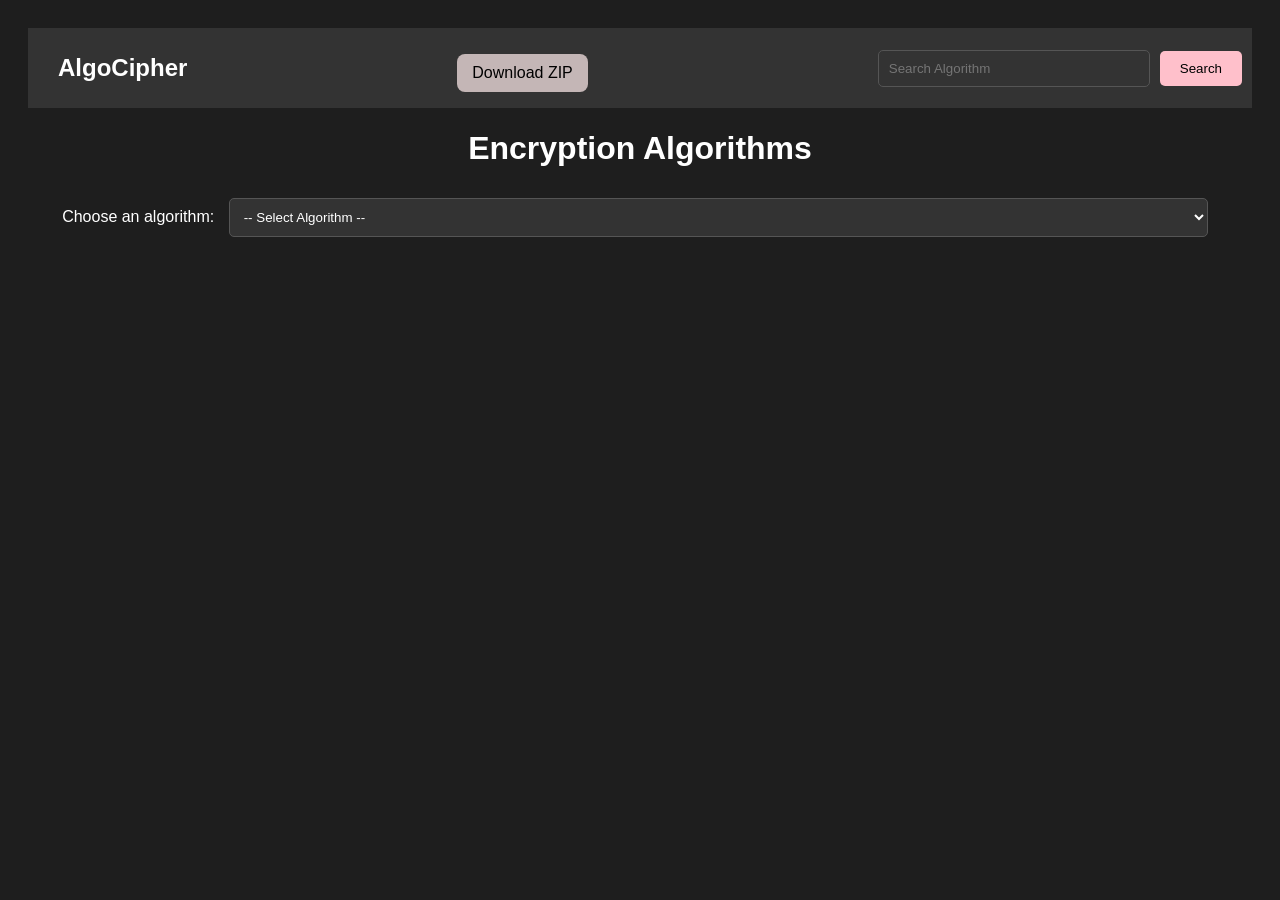
<file: pages/index.html>
<!DOCTYPE html>
<html lang="en">
<head>
    <meta charset="UTF-8">
    <meta name="viewport" content="width=device-width, initial-scale=1.0">
    <title>Encryption Algorithms</title>
    <link rel="stylesheet" href="css/ind.css">
</head>
<body>

    <div class="navbar">
        <h1>AlgoCipher</h1>
        <a href="DjekrifMalekG01.rar" download class="download-link">Download ZIP</a>
        <div class="search-bar">
            <input type="text" id="search" placeholder="Search Algorithm" onkeydown="checkEnter(event)">
            <button onclick="searchAlgorithm()">Search</button>
        </div>
    </div>

    <h1>Encryption Algorithms</h1>

    <label for="algorithm">Choose an algorithm:</label>
    <select id="algorithm" onchange="goToAlgorithmPage()">
        <option value="">-- Select Algorithm --</option>
        <option value="caesar">Caesar Cipher</option>
        <option value="alberti">Alberti Cipher</option>
        <option value="vigenere">Vigenère Cipher</option>
        <option value="autokey">AutoKey Cipher</option>
        <option value="beaufort">Beaufort Cipher</option>
        <option value="polybe">Polybe Cipher</option>
        <option value="substitution">Substitution Cipher</option>
        <option value="atbash">Atbash Cipher</option>
        <option value="albam">Albam Cipher</option>
        <option value="atbah">Atbah Cipher</option>
        <option value="trithemus">Trithemus Cipher</option>
        <option value="porta">Porta Cipher</option>
        <option value="vernam">Vernam Cipher</option>
        
    </select>

    <script>
        function goToAlgorithmPage() {
            const algorithm = document.getElementById('algorithm').value;
            if (algorithm === "alberti") {
                window.location.href = "/alberti.html";  
            } else if (algorithm === "caesar") {
                window.location.href = "/caesar.html";  
            }else if (algorithm === "vigenere") {
                window.location.href = "/vigenere.html";  
            }else if (algorithm === "autokey") {
                window.location.href = "/autokey.html";  
            }else if (algorithm === "beaufort") {
                window.location.href = "/beaufort.html";  
            }else if (algorithm === "polybe") {
                window.location.href = "/polybe.html";  
            }else if (algorithm === "substitution") {
                window.location.href = "/substitution.html";  
            }else if (algorithm === "atbash") {
                window.location.href = "/atbash.html";  
            }else if (algorithm === "albam") {
                window.location.href = "/albam.html";  
            }else if (algorithm === "atbah") {
                window.location.href = "/atbah.html";  
            }else if (algorithm === "trithemus") {
                window.location.href = "/trithemus.html";  
            }else if (algorithm === "porta") {
                window.location.href = "/porta.html";  
            }else if (algorithm === "vernam") {
                window.location.href = "/vernam.html";  
            }

        }

        function searchAlgorithm() {
            const searchInput = document.getElementById('search').value.toLowerCase();
            const algorithms = {
                caesar: '/caesar.html',
                alberti: '/alberti.html',
                vigenere: '/vigenere.html',
                autokey: '/autokey.html',
                beaufort: '/beaufort.html',
                polybe: '/polybe.html',
                substitution: '/substitution.html',
                atbash: '/atbash.html',
                albam: '/albam.html',
                atbah: '/atbah.html',
                trithemus: '/trithemus.html',
                porta: '/porta.html',
                vernam: '/vernam.html',
            };

            for (let key in algorithms) {
                if (key.startsWith(searchInput)) {
                    window.location.href = algorithms[key];  
                    return;
                }
            }

            alert("Algorithm not found!");  
        }

        function checkEnter(event) {
            if (event.key === "Enter") {
                searchAlgorithm();  
            }
        }
    </script>

</body>
</html>
</file>
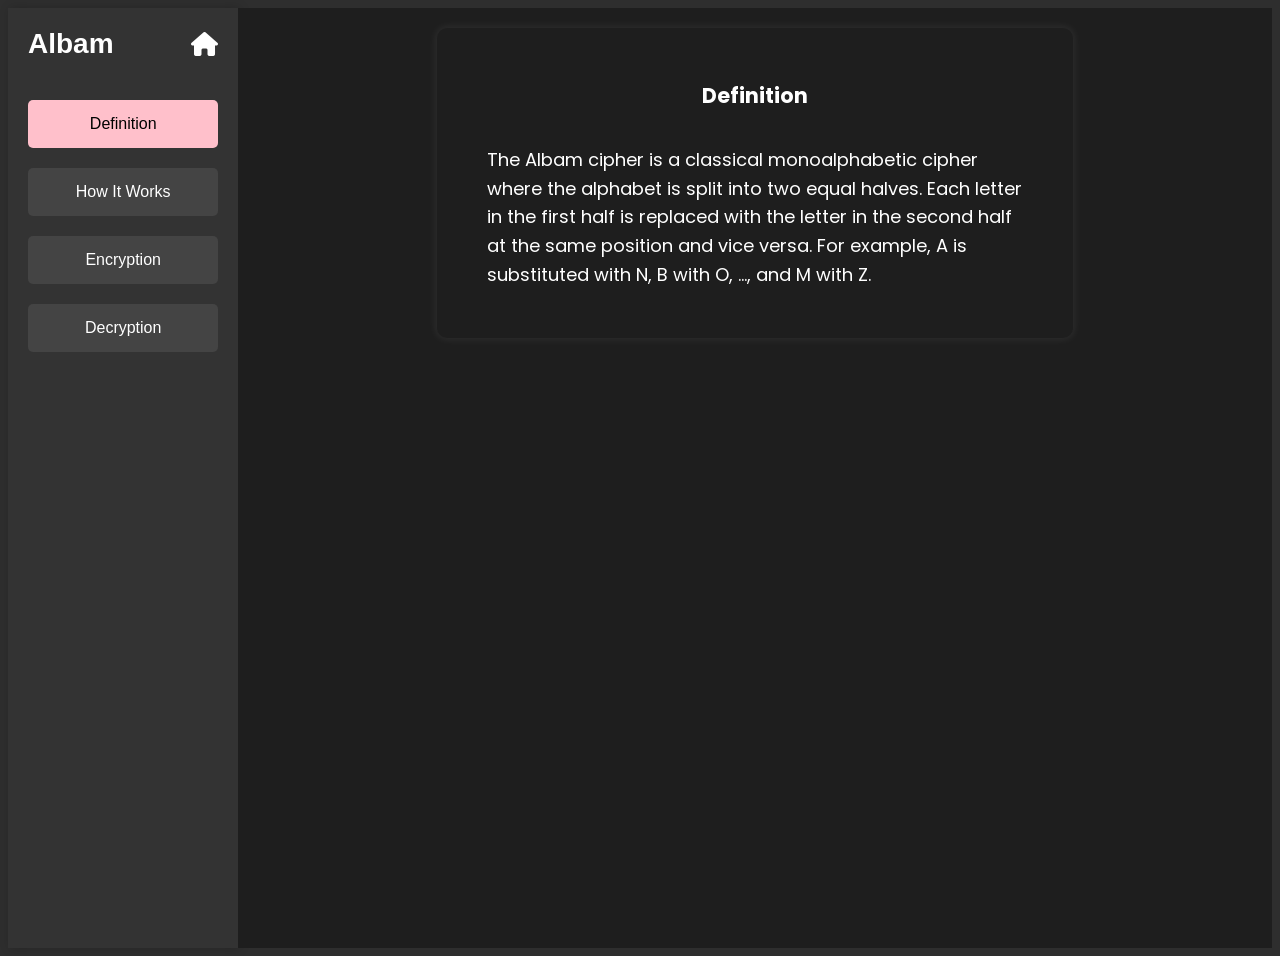
<file: pages/albam.html>
<!DOCTYPE html>
<html lang="en">
<head>
    <meta charset="UTF-8">
    <meta name="viewport" content="width=device-width, initial-scale=1.0">
    <title>Albam Cipher Runner</title>
    <link href="https://fonts.googleapis.com/css2?family=Poppins:wght@300;400;700&display=swap" rel="stylesheet">
    <link rel="stylesheet" href="https://cdnjs.cloudflare.com/ajax/libs/font-awesome/6.0.0-beta3/css/all.min.css">
    <link rel="stylesheet" type="text/css" href="css/style.css">
</head>

<body>
    <div class="sidebar">
        <div class="logo-container">
            <h2>Albam</h2>
            <a href="index.html"><i class="fas fa-home logo"></i></a>
        </div>
        <button onclick="showSlide('definition')" class="active">Definition</button>
        <button onclick="showSlide('howToWork')">How It Works</button>
        <button onclick="showSlide('cryptage')">Encryption</button>
        <button onclick="showSlide('decryptage')">Decryption</button>
    </div>

    <div class="mobile-menu-btn" onclick="toggleSidebar()"><i class="fas fa-bars"></i></div>
    <div class="sidebar-overlay" onclick="toggleSidebar()"></div>

    <div class="content">
        <div class="container">
            <div id="definition" class="slide active-slide">
                <div class="centered-content">
                    <h3>Definition</h3>
                    <p>The Albam cipher is a classical monoalphabetic cipher where the alphabet is split into two equal halves. Each letter in the first half is replaced with the letter in the second half at the same position and vice versa. For example, A is substituted with N, B with O, ..., and M with Z.</p>
                </div>
            </div>

            <div id="howToWork" class="slide">
                <div class="centered-content">
                    <h3>How the Albam Cipher Works</h3>
                    <h4>Encryption</h4>
                    <ol>
                        <li>Split the alphabet into two halves: A–M and N–Z.</li>
                        <li>Each letter in A–M is mapped to N–Z (A→N, B→O, ..., M→Z).</li>
                        <li>Letters from N–Z map back to A–M (N→A, ..., Z→M).</li>
                    </ol>

                    <h4>Decryption</h4>
                    <ol>
                        <li>Same logic as encryption because it’s symmetric.</li>
                        <li>Just apply the same mapping again to get the original text.</li>
                    </ol>

                    <h4>Example</h4>
                    <p><b>Plaintext:</b> HELLO → <b>Ciphertext:</b> URYYB</p>
                </div>
            </div>

            <div id="cryptage" class="slide">
                <h3>Albam Cipher Encryption</h3>
                <input type="hidden" id="algorithmName" value="albam">
                <textarea readonly rows="10">
#include <stdio.h>
#include <ctype.h>

void encryptAlbam(const char *plaintext, char *ciphertext) {
    int i;
    for (i = 0; plaintext[i] != '\0'; i++) {
        char c = toupper(plaintext[i]);
        if (c >= 'A' && c <= 'M')
            ciphertext[i] = c + 13;
        else if (c >= 'N' && c <= 'Z')
            ciphertext[i] = c - 13;
        else
            ciphertext[i] = c;
    }
    ciphertext[i] = '\0';
}

int main() {
    char plaintext[1000];
    char ciphertext[1000];

    printf("Enter the plaintext: ");
    fgets(plaintext, sizeof(plaintext), stdin);

    encryptAlbam(plaintext, ciphertext);

    printf("Encrypted Text: %s\n", ciphertext);
    return 0;
}
                </textarea>
                <br>
                <label for="message">Enter Message:</label>
                <textarea id="message" rows="4" placeholder="Enter your message..."></textarea>
                <button onclick="runCipher()">Run</button>
                <h2 id="outputTitle">Output:</h2>
                <pre id="output"></pre>
            </div>

            <div id="decryptage" class="slide">
                <h3>Albam Cipher Decryption</h3>
                <textarea readonly rows="10">
#include <stdio.h>
#include <ctype.h>

void decryptAlbam(const char *ciphertext, char *plaintext) {
    int i;
    for (i = 0; ciphertext[i] != '\0'; i++) {
        char c = toupper(ciphertext[i]);
        if (c >= 'A' && c <= 'M')
            plaintext[i] = c + 13;
        else if (c >= 'N' && c <= 'Z')
            plaintext[i] = c - 13;
        else
            plaintext[i] = c;
    }
    plaintext[i] = '\0';
}

int main() {
    char ciphertext[1000];
    char plaintext[1000];

    printf("Enter the ciphertext: ");
    fgets(ciphertext, sizeof(ciphertext), stdin);

    decryptAlbam(ciphertext, plaintext);

    printf("Decrypted Text: %s\n", plaintext);
    return 0;
}
                </textarea>
                <br>
                <label for="messageDecryption">Enter Message:</label>
                <textarea id="messageDecryption" rows="4" placeholder="Enter your message..."></textarea>
                <button onclick="runDecryption()">Run</button>
                <h2 id="outputTitle">Output:</h2>
                <pre id="outputDecryption"></pre>
            </div>
        </div>
    </div>

    <script>
        function showSlide(slideId) {
            document.querySelectorAll('.slide').forEach(slide => slide.classList.remove('active-slide'));
            document.getElementById(slideId).classList.add('active-slide');
            sessionStorage.setItem('selectedSlide', slideId);
            updateSidebarButtons(slideId);
        }

        function updateSidebarButtons(activeSlide) {
            document.querySelectorAll('.sidebar button').forEach(btn => btn.classList.remove('active'));
            const activeBtn = document.querySelector(`[onclick="showSlide('${activeSlide}')"]`);
            if (activeBtn) activeBtn.classList.add('active');
        }

        window.onload = function () {
            const currentPage = document.title;
            const lastPage = localStorage.getItem('lastPage');
            if (lastPage !== currentPage) {
                sessionStorage.removeItem('selectedSlide');
                localStorage.setItem('lastPage', currentPage);
            }
            const savedSlide = sessionStorage.getItem('selectedSlide') || 'definition';
            showSlide(savedSlide, true);
        };

        window.addEventListener('beforeunload', function () {
            const navigationType = performance.getEntriesByType("navigation")[0].type;
            if (navigationType !== "navigate" && navigationType !== "reload") {
                sessionStorage.removeItem('selectedSlide');
            }
        });

        function showSlide(slideId) {
            const slides = document.querySelectorAll('.slide');
            slides.forEach(slide => slide.classList.remove('active-slide'));

            document.getElementById(slideId).classList.add('active-slide');
            sessionStorage.setItem('selectedSlide', slideId);

            updateSidebarButtons(slideId);
        }

        function runCipher() {
            const message = document.getElementById("message").value.trim();
            if (!message) return document.getElementById("output").textContent = "Please enter a message";

            fetch("/run", {
                method: "POST",
                headers: { "Content-Type": "application/json" },
                body: JSON.stringify({ algorithm: "albam", key: "", message })
            })
                .then(res => res.text())
                .then(data => document.getElementById("output").textContent = data)
                .catch(err => document.getElementById("output").textContent = "Error: " + err.message);
        }

        function runDecryption() {
            const message = document.getElementById("messageDecryption").value.trim();
            if (!message) return document.getElementById("outputDecryption").textContent = "Please enter a message";

            fetch("/runDecryption", {
                method: "POST",
                headers: { "Content-Type": "application/json" },
                body: JSON.stringify({ algorithm: "albam", key: "", message })
            })
                .then(res => res.text())
                .then(data => document.getElementById("outputDecryption").textContent = data)
                .catch(err => document.getElementById("outputDecryption").textContent = "Error: " + err.message);
        }

        function toggleSidebar() {
            const sidebar = document.querySelector('.sidebar');
            const overlay = document.querySelector('.sidebar-overlay');

            const isActive = sidebar.classList.contains('active');

            if (isActive) {
                sidebar.classList.remove('active');
                overlay.classList.remove('active');
            } else {
                sidebar.classList.add('active');
                overlay.classList.add('active');
            }
        }

        
        document.addEventListener('click', function (event) {
            const sidebar = document.querySelector('.sidebar');
            const overlay = document.querySelector('.sidebar-overlay');
            const button = document.querySelector('.mobile-menu-btn');

            const clickedInsideSidebar = sidebar.contains(event.target);
            const clickedButton = button.contains(event.target);

            if (window.innerWidth <= 768 && !clickedInsideSidebar && !clickedButton) {
                sidebar.classList.remove('active');
                overlay.classList.remove('active');
            }
        });

        
        const sidebarButtons = document.querySelectorAll('.sidebar button');
        sidebarButtons.forEach(btn => {
            btn.addEventListener('click', () => {
                if (window.innerWidth <= 768) {
                    document.querySelector('.sidebar').classList.remove('active');
                    document.querySelector('.sidebar-overlay').classList.remove('active');
                }
            });
        });


    </script>
</body>
</html>
</file>
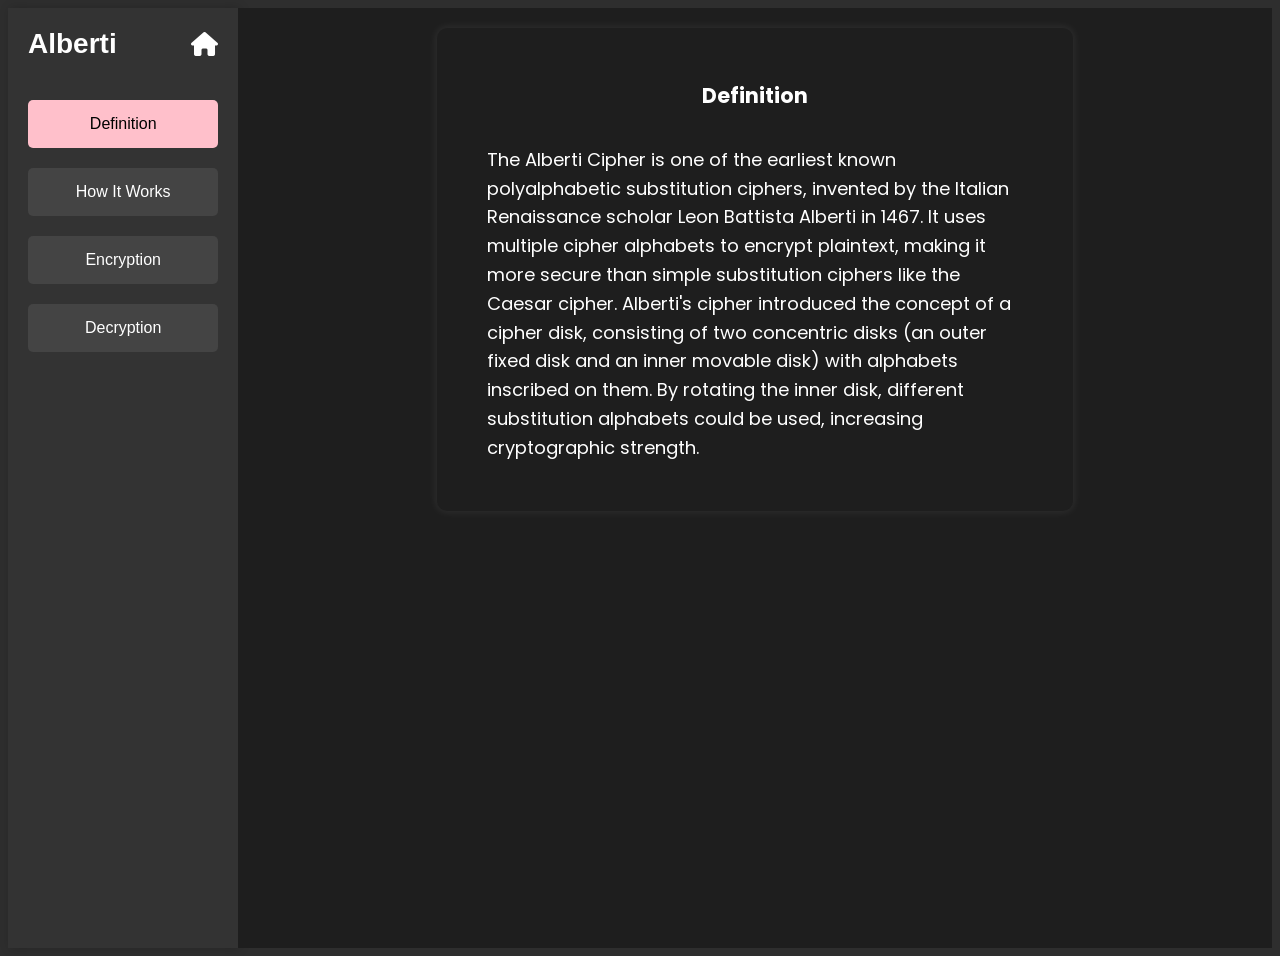
<file: pages/alberti.html>
<!DOCTYPE html>
<html lang="en">

<head>
    <meta charset="UTF-8">
    <meta name="viewport" content="width=device-width, initial-scale=1.0">
    <title>Alberti Cipher Runner</title>
    <link href="https://fonts.googleapis.com/css2?family=Poppins:wght@300;400;700&display=swap" rel="stylesheet">
    <link rel="stylesheet" href="https://cdnjs.cloudflare.com/ajax/libs/font-awesome/6.0.0-beta3/css/all.min.css">
    <link rel="stylesheet" type="text/css" href="css/style.css">


</head>

<body>

    <!-- Sidebar -->
    <div class="sidebar">
        <div class="logo-container">
            <h2>Alberti</h2>
            <a href="index.html">
                <i class="fas fa-home logo"></i>
            </a>
        </div>

        <button onclick="showSlide('definition')" class="active">Definition</button>
        <button onclick="showSlide('howToWork')">How It Works</button>
        <button onclick="showSlide('cryptage')">Encryption</button>
        <button onclick="showSlide('decryptage')">Decryption</button>
    </div>

    <div class="mobile-menu-btn" onclick="toggleSidebar()">
        <i class="fas fa-bars"></i>
    </div>
    <div class="sidebar-overlay" onclick="toggleSidebar()"></div>



    <div class="content">
        <div class="container">
            <div id="definition" class="slide active-slide">
                <div class="centered-content">
                    <h3>Definition</h3>
                    <p>The Alberti Cipher is one of the earliest known polyalphabetic substitution ciphers,
                        invented by the Italian Renaissance scholar Leon Battista Alberti in 1467.
                        It uses multiple cipher alphabets to encrypt plaintext, making it more secure than
                        simple substitution ciphers like the Caesar cipher.
                        Alberti's cipher introduced the concept of a cipher disk, consisting of
                        two concentric disks (an outer fixed disk and an inner movable disk) with alphabets
                        inscribed on them. By rotating the inner disk, different substitution alphabets could be used,
                        increasing cryptographic strength.
                    </p>

                </div>
            </div>

            <div id="howToWork" class="slide">
                <div class="centered-content">
                    <h3>How the Alberti Cipher Works</h3>
                    <p>The Alberti Cipher is a <b>polyalphabetic substitution cipher</b> invented by Leon Battista
                        Alberti in 1467. It uses multiple cipher alphabets via a rotating disk system, making it
                        stronger than simple substitution ciphers.</p>

                    <h4>Components of the Alberti Cipher</h4>
                    <ul>
                        <li><b>Fixed (Outer) Disk</b> – Contains a standard alphabet (usually uppercase).</li>
                        <li><b>Movable (Inner) Disk</b> – Contains a scrambled or shifted alphabet (usually lowercase).
                        </li>
                        <li><b>Index Letter</b> – A reference point to align the disks (the <b>key</b>).</li>
                        <li><b>Numerals (Optional)</b> – Some versions include numbers for extra encryption.</li>
                    </ul>

                    <h4>Encryption Process</h4>
                    <ol>
                        <li><b>Set the Initial Position:</b> Align a letter on the inner disk (e.g., 'e') with a
                            reference letter on the outer disk (e.g., 'A').</li>
                        <li><b>Encrypt Each Letter:</b>
                            <ul>
                                <li>Find the plaintext letter on the <b>outer disk</b>.</li>
                                <li>Replace it with the corresponding letter on the <b>inner disk</b>.</li>
                            </ul>
                        </li>
                        <li><b>Rotate the Disk:</b> Periodically turn the inner disk (e.g., every 3 letters) to change
                            the substitution alphabet.</li>
                    </ol>

                    <h4>Decryption Process</h4>
                    <ol>
                        <li><b>Set the Initial Position:</b> Align the disks using the same key as encryption.</li>
                        <li><b>Decrypt Each Letter:</b>
                            <ul>
                                <li>Find the ciphertext letter on the <b>inner disk</b>.</li>
                                <li>Replace it with the corresponding letter on the <b>outer disk</b>.</li>
                            </ul>
                        </li>
                        <li><b>Rotate the Disk:</b> Match the same rotation intervals used during encryption.</li>
                    </ol>

                    <h4>Example Encryption (Shift = 4, Initial Alignment: 'A' → 'e')</h4>
                    <table border="1"
                        style="width: 80%; text-align: center; background: #252526; color: white; border-collapse: collapse; margin-top: 10px;">
                        <tr style="background: #007acc;">
                            <th>Plaintext Letter</th>
                            <th>Ciphertext Letter</th>
                        </tr>
                        <tr>
                            <td>H</td>
                            <td>l</td>
                        </tr>
                        <tr>
                            <td>E</td>
                            <td>i</td>
                        </tr>
                        <tr>
                            <td>L</td>
                            <td>p</td>
                        </tr>
                        <tr>
                            <td>L</td>
                            <td>p</td>
                        </tr>
                        <tr>
                            <td>O</td>
                            <td>s</td>
                        </tr>
                    </table>
                    <p><b>Plaintext:</b> HELLO → <b>Ciphertext:</b> lipps</p>

                    <h4>Weaknesses of the Alberti Cipher</h4>
                    <ul>
                        <li>Manual key management → Vulnerable if rotation patterns are predictable.</li>
                        <li>Frequency analysis can break it if the disk isn’t rotated often.</li>
                        <li>Modern alternatives: <b>Vigenère Cipher, AES</b>.</li>
                    </ul>

                    <h4>Why It Matters</h4>
                    <p>The Alberti Cipher was the first <b>polyalphabetic cipher</b>, paving the way for stronger
                        encryption methods like the Vigenère Cipher.</p>
                </div>
            </div>


            <div id="cryptage" class="slide">
                <h3>Alberti Cipher Encryption</h3>
                <input type="hidden" id="algorithmName" value="Alberti">
                <textarea readonly rows="10">
#include <stdio.h>
#include <string.h>
#include <ctype.h>
                        
const char outer_disk[] = "ABCDEFGHIJKLMNOPQRSTUVWXYZ";
const char inner_disk[] = "abcdefghijklmnopqrstuvwxyz";
                        
int find_pos(const char *disk, char c) {
    for (int i = 0; i < 26; i++) {
        if (disk[i] == c) return i;
    }
    return -1;
}
                        
void alberti_encrypt(const char *plaintext, char *ciphertext, char key, int rotate_interval) {
    int shift = find_pos(outer_disk, toupper(key));
    if (shift == -1) {
        printf("Invalid key! Use A-Z.\n");
        return;
    }
                        
    int rotation_counter = 0;
    for (int i = 0; plaintext[i] != '\0'; i++) {
        if (isalpha(plaintext[i])) {
            char upper_char = toupper(plaintext[i]);
            int pos = find_pos(outer_disk, upper_char);
            ciphertext[i] = inner_disk[(pos + shift) % 26];
                                    
            rotation_counter++;
            if (rotation_counter % rotate_interval == 0) {
                shift = (shift + 1) % 26; 
            }
        } else {
            ciphertext[i] = plaintext[i]; 
        }
    }
    ciphertext[strlen(plaintext)] = '\0';
}
int main() {
    char plaintext[100], ciphertext[100];
    char key;
    int rotate_interval;
                        
    printf("=== Alberti Cipher Encryption ===\n");
    printf("Enter plaintext: ");
    fgets(plaintext, sizeof(plaintext), stdin);
    plaintext[strcspn(plaintext, "\n")] = '\0';
                        
    printf("Enter key (A-Z): ");
    scanf(" %c", &key);
    key = toupper(key);
                        
    printf("Rotation interval: ");
    scanf("%d", &rotate_interval);
                        
    alberti_encrypt(plaintext, ciphertext, key, rotate_interval);
    printf("Encrypted: %s\n", ciphertext);
                        
    return 0;
}
                        
                </textarea>
                <br>
                <label for="key">Enter Key (A-Z):</label>
                <input type="text" id="key" placeholder="A-Z" maxlength="1">
                <label for="key">Rotation Interval:</label>
                <input type="number" id="rotateInterval" placeholder="e.g., 3" min="1">
                <label for="message">Enter Message:</label>
                <textarea id="message" rows="4" placeholder="Enter your message..."></textarea>
                <button onclick="runCipher()">Run</button>
                <h2 id="outputTitle">Output:</h2>
                <pre id="output"></pre>
            </div>
            <div id="decryptage" class="slide">
                <h3>Alberti Cipher Decryption</h3>
                <textarea readonly rows="10">
#include <stdio.h>
#include <string.h>
#include <ctype.h>
                        
const char outer_disk[] = "ABCDEFGHIJKLMNOPQRSTUVWXYZ";
const char inner_disk[] = "abcdefghijklmnopqrstuvwxyz";
    
int find_pos(const char *disk, char c) {
    for (int i = 0; i < 26; i++) {
        if (disk[i] == c) return i;
    }
    return -1;
}
                        
void alberti_decrypt(const char *ciphertext, char *plaintext, char key, int rotate_interval) {
    int shift = find_pos(outer_disk, toupper(key));
    if (shift == -1) {
        printf("Invalid key! Use A-Z.\n");
        return;
    }
                        
    int rotation_counter = 0;
    for (int i = 0; ciphertext[i] != '\0'; i++) {
        if (isalpha(ciphertext[i])) {
            char lower_char = tolower(ciphertext[i]);
            int pos = find_pos(inner_disk, lower_char);
            plaintext[i] = outer_disk[(pos - shift + 26) % 26];
                                    
            rotation_counter++;
            if (rotation_counter % rotate_interval == 0) {
                shift = (shift + 1) % 26; 
            }
        } else {
            plaintext[i] = ciphertext[i]; 
        }
    }
    plaintext[strlen(ciphertext)] = '\0';
}
                        
int main() {
    char ciphertext[100], plaintext[100];
    char key;
    int rotate_interval;
                        
    printf("=== Alberti Cipher Decryption ===\n");
    printf("Enter ciphertext: ");
    fgets(ciphertext, sizeof(ciphertext), stdin);
    ciphertext[strcspn(ciphertext, "\n")] = '\0';
                        
    printf("Enter key (A-Z): ");
    scanf(" %c", &key);
    key = toupper(key);
                        
    printf("Rotation interval: ");
    scanf("%d", &rotate_interval);
                        
    alberti_decrypt(ciphertext, plaintext, key, rotate_interval);
    printf("Decrypted: %s\n", plaintext);
                        
    return 0;
}
                        
                </textarea>
                <br>
                <label for="keyDecryption">Enter Key (A-Z):</label>
                <input type="text" id="keyDecryption" placeholder="A-Z" maxlength="1">
                <label for="rotateIntervalDecryption">Rotation Interval:</label>
                <input type="number" id="rotateIntervalDecryption" placeholder="e.g., 3" min="1">
                <label for="messageDecryption">Enter Message:</label>
                <textarea id="messageDecryption" rows="4" placeholder="Enter ciphertext..."></textarea>
                <button onclick="runDecryption()">Run</button>
                <h2 id="outputTitle">Output:</h2>
                <pre id="outputDecryption"></pre>
            </div>



        </div>
    </div>


    <script>

        function showSlide(slideId, fromLoad = false) {
            const slides = document.querySelectorAll('.slide');
            slides.forEach(slide => slide.classList.remove('active-slide'));

            document.getElementById(slideId).classList.add('active-slide');

            if (!fromLoad) {
                sessionStorage.setItem('selectedSlide', slideId);
            }

            updateSidebarButtons(slideId);
        }

        function updateSidebarButtons(activeSlide) {
            const buttons = document.querySelectorAll('.sidebar button');
            buttons.forEach(button => button.classList.remove('active'));

            const activeButton = document.querySelector(`[onclick="showSlide('${activeSlide}')"]`);
            if (activeButton) {
                activeButton.classList.add('active');
            }
        }

        window.onload = function () {
            const currentPage = document.title;
            const lastPage = localStorage.getItem('lastPage');

            if (lastPage !== currentPage) {
                sessionStorage.removeItem('selectedSlide');
                localStorage.setItem('lastPage', currentPage);
            }

            const savedSlide = sessionStorage.getItem('selectedSlide') || 'definition';
            showSlide(savedSlide, true); 
        };

        window.addEventListener('beforeunload', function () {
            const navigationType = performance.getEntriesByType("navigation")[0].type;
            if (navigationType === "navigate" || navigationType === "reload") {
                return;
            }
            sessionStorage.removeItem('selectedSlide');
        });


        function showSlide(slideId) {
            const slides = document.querySelectorAll('.slide');
            slides.forEach(slide => slide.classList.remove('active-slide'));

            document.getElementById(slideId).classList.add('active-slide');
            sessionStorage.setItem('selectedSlide', slideId);

            updateSidebarButtons(slideId);
        }







        function runCipher() {
            const key = document.getElementById("key").value;
            const message = document.getElementById("message").value;
            const rotateInterval = document.getElementById("rotateInterval").value;
            const algorithm = document.getElementById("algorithmName").value;

            if (!key || !message || !rotateInterval) {
                document.getElementById("output").textContent = "Please fill in all fields (key, message, and rotation interval)";
                return;
            }

            fetch("/run", {
                method: "POST",
                headers: { "Content-Type": "application/json" },
                body: JSON.stringify({
                    algorithm,
                    key,
                    message,
                    rotateInterval
                })
            })
                .then(response => response.text())
                .then(data => document.getElementById("output").textContent = data)
                .catch(error => {
                    console.error("Error:", error);
                    document.getElementById("output").textContent = "Error: " + error.message;
                });
        }

        function runDecryption() {
            const key = document.getElementById("keyDecryption").value;
            const message = document.getElementById("messageDecryption").value;
            const rotateInterval = document.getElementById("rotateIntervalDecryption").value;
            const algorithm = document.getElementById("algorithmName").value;

            if (!key || !message || !rotateInterval) {
                document.getElementById("outputDecryption").textContent = "Please fill in all fields (key, message, and rotation interval)";
                return;
            }

            fetch("/runDecryption", {
                method: "POST",
                headers: { "Content-Type": "application/json" },
                body: JSON.stringify({
                    algorithm,
                    key,
                    message,
                    rotateInterval
                })
            })
                .then(response => response.text())
                .then(data => document.getElementById("outputDecryption").textContent = data)
                .catch(error => {
                    console.error("Error:", error);
                    document.getElementById("outputDecryption").textContent = "Error: " + error.message;
                });
        }
        function toggleSidebar() {
            const sidebar = document.querySelector('.sidebar');
            const overlay = document.querySelector('.sidebar-overlay');

            const isActive = sidebar.classList.contains('active');

            if (isActive) {
                sidebar.classList.remove('active');
                overlay.classList.remove('active');
            } else {
                sidebar.classList.add('active');
                overlay.classList.add('active');
            }
        }

        document.addEventListener('click', function (event) {
            const sidebar = document.querySelector('.sidebar');
            const overlay = document.querySelector('.sidebar-overlay');
            const button = document.querySelector('.mobile-menu-btn');

            const clickedInsideSidebar = sidebar.contains(event.target);
            const clickedButton = button.contains(event.target);

            if (window.innerWidth <= 768 && !clickedInsideSidebar && !clickedButton) {
                sidebar.classList.remove('active');
                overlay.classList.remove('active');
            }
        });

        const sidebarButtons = document.querySelectorAll('.sidebar button');
        sidebarButtons.forEach(btn => {
            btn.addEventListener('click', () => {
                if (window.innerWidth <= 768) {
                    document.querySelector('.sidebar').classList.remove('active');
                    document.querySelector('.sidebar-overlay').classList.remove('active');
                }
            });
        });


    </script>
</body>

</html>
</file>
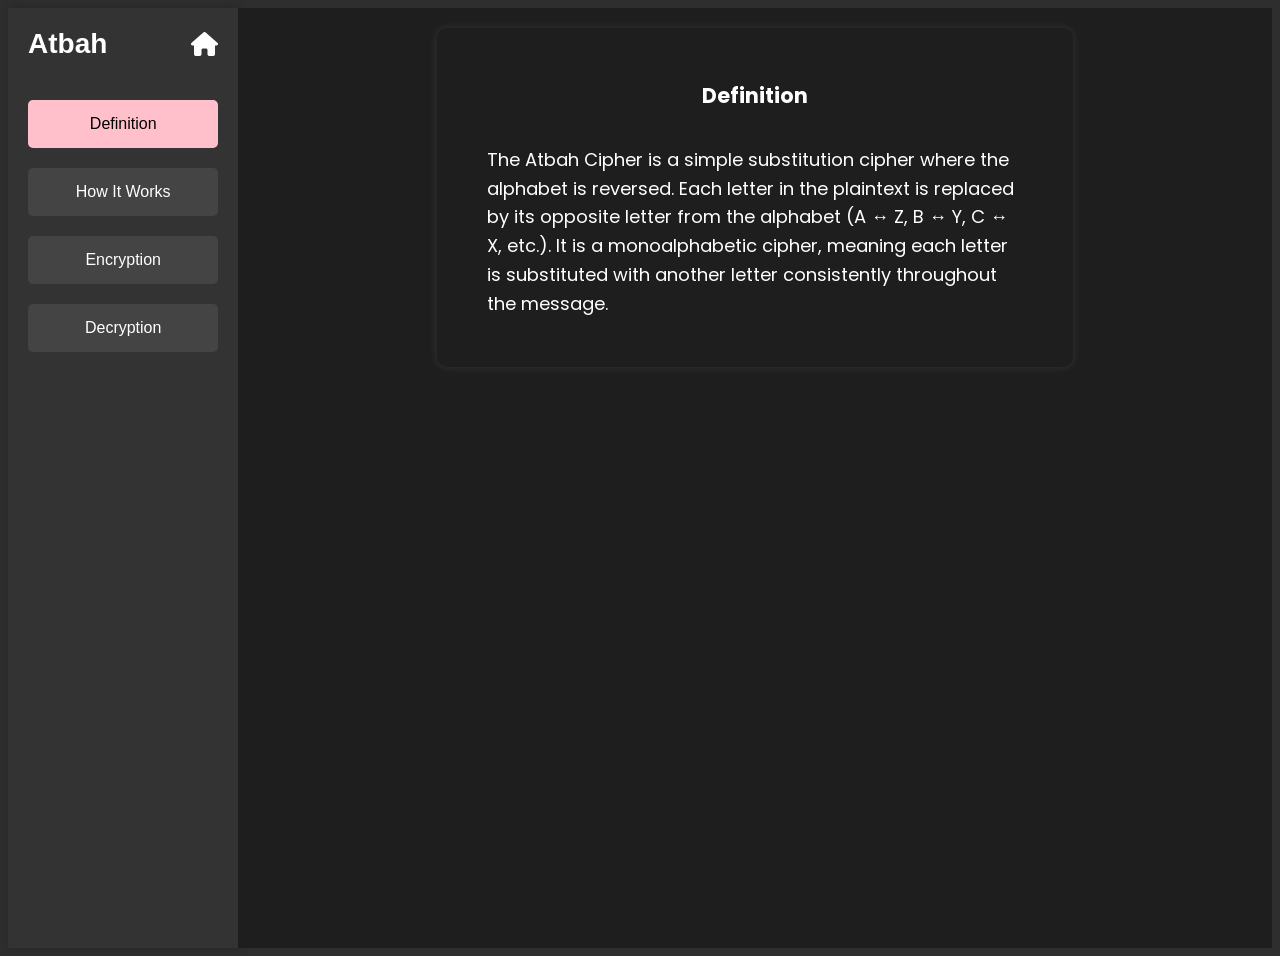
<file: pages/atbah.html>
<!DOCTYPE html>
<html lang="en">

<head>
    <meta charset="UTF-8">
    <meta name="viewport" content="width=device-width, initial-scale=1.0">
    <title>Atbah Cipher Runner</title>
    <link href="https://fonts.googleapis.com/css2?family=Poppins:wght@300;400;700&display=swap" rel="stylesheet">
    <link rel="stylesheet" href="https://cdnjs.cloudflare.com/ajax/libs/font-awesome/6.0.0-beta3/css/all.min.css">
    <link rel="stylesheet" type="text/css" href="css/style.css">
</head>

<body>

    <div class="sidebar">
        <div class="logo-container">
            <h2>Atbah</h2>
            <a href="index.html">
                <i class="fas fa-home logo"></i>
            </a>
        </div>

        <button onclick="showSlide('definition')" class="active">Definition</button>
        <button onclick="showSlide('howToWork')">How It Works</button>
        <button onclick="showSlide('cryptage')">Encryption</button>
        <button onclick="showSlide('decryptage')">Decryption</button>
    </div>

    <div class="mobile-menu-btn" onclick="toggleSidebar()">
        <i class="fas fa-bars"></i>
    </div>
    <div class="sidebar-overlay" onclick="toggleSidebar()"></div>

    <div class="content">
        <div class="container">

            <div id="definition" class="slide active-slide">
                <div class="centered-content">
                    <h3>Definition</h3>
                    <p>The Atbah Cipher is a simple substitution cipher where the alphabet is reversed. Each letter in the plaintext is replaced by its opposite letter from the alphabet (A ↔ Z, B ↔ Y, C ↔ X, etc.). It is a monoalphabetic cipher, meaning each letter is substituted with another letter consistently throughout the message.</p>
                </div>
            </div>

            <div id="howToWork" class="slide">
                <div class="centered-content">
                    <h3>How the Atbah Cipher Works</h3>
                    <p>The Atbah Cipher is a straightforward encryption method that operates by mapping each letter of the alphabet to its reverse counterpart.</p>

                    <h4>Encryption Process</h4>
                    <ol>
                        <li>Write the alphabet from A to Z.</li>
                        <li>Write the alphabet from Z to A (reverse order).</li>
                        <li>For each letter in the plaintext, replace it with the letter at the same position in the reverse alphabet.</li>
                    </ol>

                    <h4>Decryption Process</h4>
                    <ol>
                        <li>For each letter in the ciphertext, replace it with the letter at the same position in the normal alphabet.</li>
                    </ol>

                    <h4>Example</h4>
                    <p>If A is replaced by Z, B by Y, C by X, and so on:</p>
                    <p><b>Plaintext:</b> HELLO → <b>Ciphertext:</b> SVOOL</p>

                    <h4>Weaknesses</h4>
                    <ul>
                        <li>Vulnerable to frequency analysis because it is a monoalphabetic cipher.</li>
                        <li>Simple to break if the message length is long enough.</li>
                    </ul>
                </div>
            </div>

            <div id="cryptage" class="slide">
                <h3>Atbah Cipher Encryption</h3>
                <input type="hidden" id="algorithmName" value="Atbah">
                <textarea readonly rows="10">
#include <stdio.h>
#include <string.h>
#include <ctype.h>

void encryptAtbah(const char *plaintext, char *ciphertext) {
    int i;
    for (i = 0; plaintext[i] != '\0'; i++) {
        char c = toupper(plaintext[i]);
        if (isalpha(c)) {
            ciphertext[i] = 'Z' - (c - 'A');
        } else {
            ciphertext[i] = c; 
        }
    }
    ciphertext[i] = '\0';
}

int main() {
    char plaintext[1000];
    char ciphertext[1000];

    printf("Enter the plaintext: ");
    fgets(plaintext, sizeof(plaintext), stdin);
    plaintext[strcspn(plaintext, "\n")] = 0;

    encryptAtbah(plaintext, ciphertext);

    printf("Encrypted Text: %s\n", ciphertext);
    return 0;
}
                </textarea>
                <br>
                <label for="message">Enter Message:</label>
                <textarea id="message" rows="4" placeholder="Enter your message..."></textarea>
                <button onclick="runCipher()">Run</button>
                <h2 id="outputTitle">Output:</h2>
                <pre id="output"></pre>
            </div>

            <div id="decryptage" class="slide">
                <h3>Atbah Cipher Decryption</h3>
                <textarea readonly rows="10">
#include <stdio.h>
#include <string.h>
#include <ctype.h>
void decryptAtbah(const char *ciphertext, char *plaintext) {
    int i;
    for (i = 0; ciphertext[i] != '\0'; i++) {
        char c = toupper(ciphertext[i]);
        if (isalpha(c)) {
            plaintext[i] = 'Z' - (c - 'A');
        } else {
            plaintext[i] = c; 
        }
    }
    plaintext[i] = '\0';
}

int main() {
    char ciphertext[1000];
    char plaintext[1000];

    printf("Enter the ciphertext: ");
    fgets(ciphertext, sizeof(ciphertext), stdin);
    ciphertext[strcspn(ciphertext, "\n")] = 0;

    decryptAtbah(ciphertext, plaintext);

    printf("Decrypted Text: %s\n", plaintext);
    return 0;
}
                </textarea>
                <br>
                <label for="messageDecryption">Enter Message:</label>
                <textarea id="messageDecryption" rows="4" placeholder="Enter your message..."></textarea>
                <button onclick="runDecryption()">Run</button>
                <h2 id="outputTitle">Output:</h2>
                <pre id="outputDecryption"></pre>
            </div>

        </div>
    </div>

    <script>
        function showSlide(slideId) {
            const slides = document.querySelectorAll('.slide');
            slides.forEach(slide => slide.classList.remove('active-slide'));
            document.getElementById(slideId).classList.add('active-slide');
            sessionStorage.setItem('selectedSlide', slideId);
            updateSidebarButtons(slideId);
        }

        function updateSidebarButtons(activeSlide) {
            const buttons = document.querySelectorAll('.sidebar button');
            buttons.forEach(button => button.classList.remove('active'));
            const activeButton = document.querySelector(`[onclick="showSlide('${activeSlide}')"]`);
            if (activeButton) {
                activeButton.classList.add('active');
            }
        }

        window.onload = function () {
            const currentPage = document.title;
            const lastPage = localStorage.getItem('lastPage');
            if (lastPage !== currentPage) {
                sessionStorage.removeItem('selectedSlide');
                localStorage.setItem('lastPage', currentPage);
            }
            const savedSlide = sessionStorage.getItem('selectedSlide') || 'definition';
            showSlide(savedSlide, true);
        };

        window.addEventListener('beforeunload', function () {
            const navigationType = performance.getEntriesByType("navigation")[0].type;
            if (navigationType !== "navigate" && navigationType !== "reload") {
                sessionStorage.removeItem('selectedSlide');
            }
        });

        function showSlide(slideId) {
            const slides = document.querySelectorAll('.slide');
            slides.forEach(slide => slide.classList.remove('active-slide'));

            document.getElementById(slideId).classList.add('active-slide');
            sessionStorage.setItem('selectedSlide', slideId);

            updateSidebarButtons(slideId);
        }

        function runCipher() {
            const message = document.getElementById("message").value.trim();
            if (!message) {
                document.getElementById("output").textContent = "Please enter a message";
                return;
            }

            fetch("/run", {
                method: "POST",
                headers: { "Content-Type": "application/json" },
                body: JSON.stringify({
                    algorithm: "atbah",
                    key: "",
                    message: message
                })
            })
                .then(response => response.text())
                .then(data => document.getElementById("output").textContent = data)
                .catch(error => {
                    console.error("Error:", error);
                    document.getElementById("output").textContent = "Error: " + error.message;
                });
        }

        function runDecryption() {
            const message = document.getElementById("messageDecryption").value.trim();
            if (!message) {
                document.getElementById("outputDecryption").textContent = "Please enter a message";
                return;
            }

            fetch("/runDecryption", {
                method: "POST",
                headers: { "Content-Type": "application/json" },
                body: JSON.stringify({
                    algorithm: "atbah",
                    key: "",
                    message: message
                })
            })
                .then(response => response.text())
                .then(data => document.getElementById("outputDecryption").textContent = data)
                .catch(error => {
                    console.error("Error:", error);
                    document.getElementById("outputDecryption").textContent = "Error: " + error.message;
                });
        }

        function toggleSidebar() {
            const sidebar = document.querySelector('.sidebar');
            const overlay = document.querySelector('.sidebar-overlay');

            const isActive = sidebar.classList.contains('active');

            if (isActive) {
                sidebar.classList.remove('active');
                overlay.classList.remove('active');
            } else {
                sidebar.classList.add('active');
                overlay.classList.add('active');
            }
        }

        document.addEventListener('click', function (event) {
            const sidebar = document.querySelector('.sidebar');
            const overlay = document.querySelector('.sidebar-overlay');
            const button = document.querySelector('.mobile-menu-btn');

            const clickedInsideSidebar = sidebar.contains(event.target);
            const clickedButton = button.contains(event.target);

            if (window.innerWidth <= 768 && !clickedInsideSidebar && !clickedButton) {
                sidebar.classList.remove('active');
                overlay.classList.remove('active');
            }
        });

        const sidebarButtons = document.querySelectorAll('.sidebar button');
        sidebarButtons.forEach(btn => {
            btn.addEventListener('click', () => {
                if (window.innerWidth <= 768) {
                    document.querySelector('.sidebar').classList.remove('active');
                    document.querySelector('.sidebar-overlay').classList.remove('active');
                }
            });
        });


    </script>

</body>

</html>
</file>
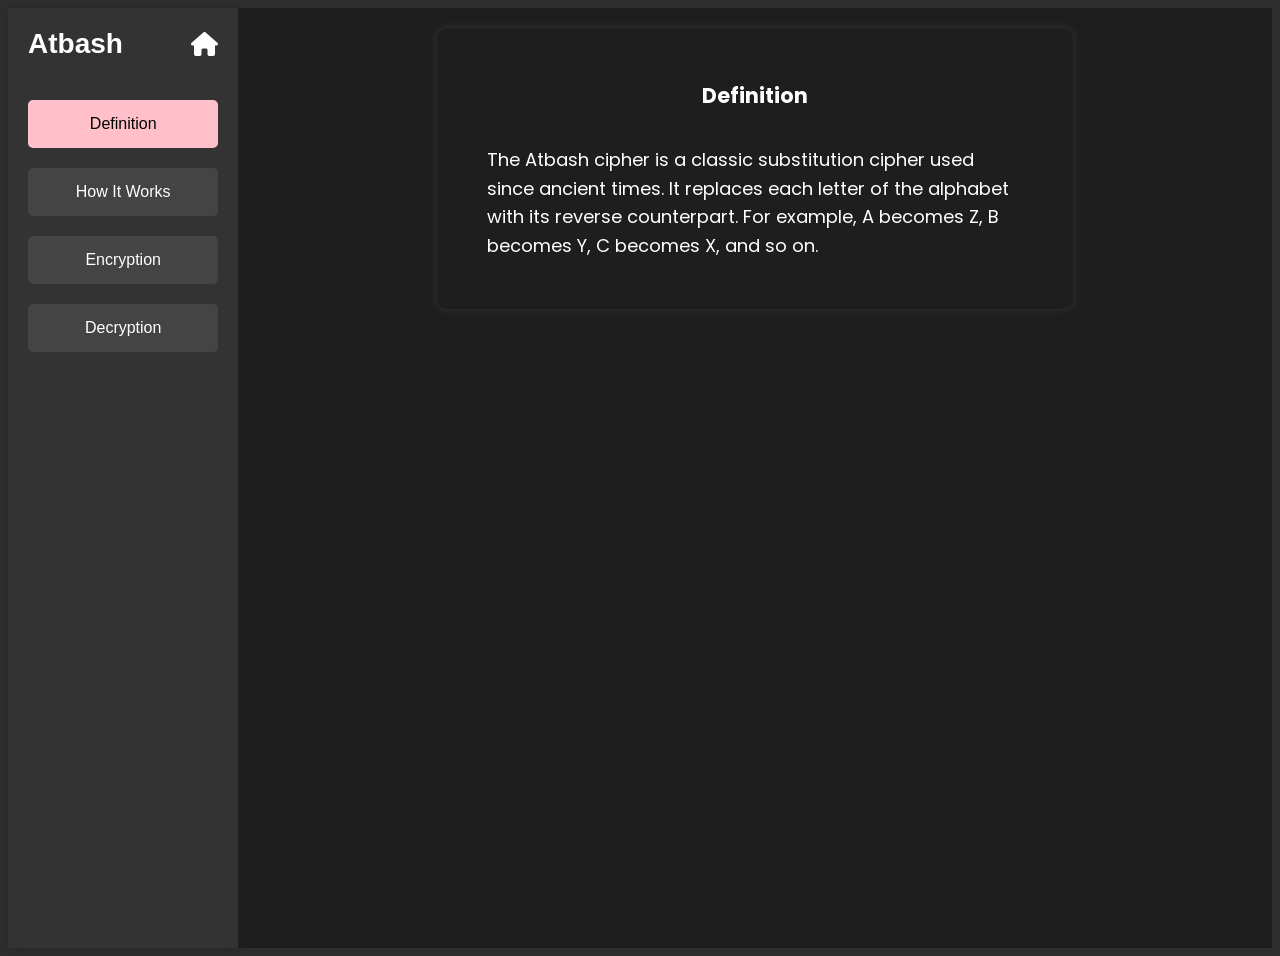
<file: pages/atbash.html>
<!DOCTYPE html>
<html lang="en">

<head>
    <meta charset="UTF-8">
    <meta name="viewport" content="width=device-width, initial-scale=1.0">
    <title>Atbash Cipher Runner</title>
    <link href="https://fonts.googleapis.com/css2?family=Poppins:wght@300;400;700&display=swap" rel="stylesheet">
    <link rel="stylesheet" href="https://cdnjs.cloudflare.com/ajax/libs/font-awesome/6.0.0-beta3/css/all.min.css">
    <link rel="stylesheet" type="text/css" href="css/style.css">
</head>

<body>

    <div class="sidebar">
        <div class="logo-container">
            <h2>Atbash</h2>
            <a href="index.html">
                <i class="fas fa-home logo"></i>
            </a>
        </div>

        <button onclick="showSlide('definition')" class="active">Definition</button>
        <button onclick="showSlide('howToWork')">How It Works</button>
        <button onclick="showSlide('cryptage')">Encryption</button>
        <button onclick="showSlide('decryptage')">Decryption</button>
    </div>

    <div class="mobile-menu-btn" onclick="toggleSidebar()">
        <i class="fas fa-bars"></i>
    </div>
    <div class="sidebar-overlay" onclick="toggleSidebar()"></div>

    <div class="content">
        <div class="container">

            <div id="definition" class="slide active-slide">
                <div class="centered-content">
                    <h3>Definition</h3>
                    <p>The Atbash cipher is a classic substitution cipher used since ancient times. It replaces each letter of the alphabet with its reverse counterpart. For example, A becomes Z, B becomes Y, C becomes X, and so on.</p>
                </div>
            </div>

            <div id="howToWork" class="slide">
                <div class="centered-content">
                    <h3>How the Atbash Cipher Works</h3>
                    <p>The Atbash cipher does not require a key. It simply mirrors the alphabet.</p>

                    <h4>Encryption and Decryption Process</h4>
                    <ol>
                        <li>Convert each letter to its position in the alphabet (A = 0, B = 1, ..., Z = 25).</li>
                        <li>Subtract this position from 25 to get the mirrored letter’s position.</li>
                        <li>Replace the original letter with the mirrored one.</li>
                        <li>Same process is used for decryption since Atbash is symmetrical.</li>
                    </ol>

                    <h4>Example</h4>
                    <p><b>Plaintext:</b> HELLO → <b>Ciphertext:</b> SVOOL</p>

                    <h4>Notes</h4>
                    <ul>
                        <li>It is a very simple cipher and provides minimal security.</li>
                        <li>Often used for educational or puzzle purposes.</li>
                    </ul>
                </div>
            </div>

            <div id="cryptage" class="slide">
                <h3>Atbash Cipher Encryption</h3>
                <input type="hidden" id="algorithmName" value="atbash">
                <textarea readonly rows="10">
#include <stdio.h>
#include <string.h>
#include <ctype.h>

void encryptAtbash(const char *plaintext, char *ciphertext) {
    for (int i = 0; plaintext[i] != '\0'; i++) {
        char c = plaintext[i];
        if (isalpha(c)) {
            if (isupper(c))
                ciphertext[i] = 'Z' - (c - 'A');
            else
                ciphertext[i] = 'z' - (c - 'a');
        } else {
            ciphertext[i] = c;
        }
    }
    ciphertext[strlen(plaintext)] = '\0';
}

int main() {
    char plaintext[1000];
    char ciphertext[1000];

    printf("Enter the plaintext: ");
    fgets(plaintext, sizeof(plaintext), stdin);
    plaintext[strcspn(plaintext, "\n")] = 0;

    encryptAtbash(plaintext, ciphertext);

    printf("Encrypted Text: %s\n", ciphertext);
    return 0;
}
                </textarea>
                <br>
                <label for="message">Enter Message:</label>
                <textarea id="message" rows="4" placeholder="Enter your message..."></textarea>
                <button onclick="runCipher()">Run</button>
                <h2 id="outputTitle">Output:</h2>
                <pre id="output"></pre>
            </div>

            <div id="decryptage" class="slide">
                <h3>Atbash Cipher Decryption</h3>
                <textarea readonly rows="10">
#include <stdio.h>
#include <string.h>
#include <ctype.h>

void decryptAtbash(const char *ciphertext, char *plaintext) {
    for (int i = 0; ciphertext[i] != '\0'; i++) {
        char c = ciphertext[i];
        if (isalpha(c)) {
            if (isupper(c))
                plaintext[i] = 'Z' - (c - 'A');
            else
                plaintext[i] = 'z' - (c - 'a');
        } else {
            plaintext[i] = c;
        }
    }
    plaintext[strlen(ciphertext)] = '\0';
}

int main() {
    char ciphertext[1000];
    char plaintext[1000];

    printf("Enter the ciphertext: ");
    fgets(ciphertext, sizeof(ciphertext), stdin);
    ciphertext[strcspn(ciphertext, "\n")] = 0;

    decryptAtbash(ciphertext, plaintext);

    printf("Decrypted Text: %s\n", plaintext);
    return 0;
}
                </textarea>
                <br>
                <label for="messageDecryption">Enter Message:</label>
                <textarea id="messageDecryption" rows="4" placeholder="Enter your message..."></textarea>
                <button onclick="runDecryption()">Run</button>
                <h2 id="outputTitle">Output:</h2>
                <pre id="outputDecryption"></pre>
            </div>

        </div>
    </div>

    <script>
        function showSlide(slideId) {
            const slides = document.querySelectorAll('.slide');
            slides.forEach(slide => slide.classList.remove('active-slide'));
            document.getElementById(slideId).classList.add('active-slide');
            sessionStorage.setItem('selectedSlide', slideId);
            updateSidebarButtons(slideId);
        }

        function updateSidebarButtons(activeSlide) {
            const buttons = document.querySelectorAll('.sidebar button');
            buttons.forEach(button => button.classList.remove('active'));
            const activeButton = document.querySelector(`[onclick="showSlide('${activeSlide}')"]`);
            if (activeButton) {
                activeButton.classList.add('active');
            }
        }

        window.onload = function () {
            const currentPage = document.title;
            const lastPage = localStorage.getItem('lastPage');
            if (lastPage !== currentPage) {
                sessionStorage.removeItem('selectedSlide');
                localStorage.setItem('lastPage', currentPage);
            }
            const savedSlide = sessionStorage.getItem('selectedSlide') || 'definition';
            showSlide(savedSlide, true);
        };

        window.addEventListener('beforeunload', function () {
            const navigationType = performance.getEntriesByType("navigation")[0].type;
            if (navigationType !== "navigate" && navigationType !== "reload") {
                sessionStorage.removeItem('selectedSlide');
            }
        });

        function showSlide(slideId) {
            const slides = document.querySelectorAll('.slide');
            slides.forEach(slide => slide.classList.remove('active-slide'));

            document.getElementById(slideId).classList.add('active-slide');
            sessionStorage.setItem('selectedSlide', slideId);

            updateSidebarButtons(slideId);
        }


        function runCipher() {
            const message = document.getElementById("message").value.trim();
            if (!message) {
                document.getElementById("output").textContent = "Please enter a message";
                return;
            }

            fetch("/run", {
                method: "POST",
                headers: { "Content-Type": "application/json" },
                body: JSON.stringify({
                    algorithm: "atbash",
                    key: "",
                    message: message
                })
            })
                .then(response => response.text())
                .then(data => document.getElementById("output").textContent = data)
                .catch(error => {
                    console.error("Error:", error);
                    document.getElementById("output").textContent = "Error: " + error.message;
                });
        }

        function runDecryption() {
            const message = document.getElementById("messageDecryption").value.trim();
            if (!message) {
                document.getElementById("outputDecryption").textContent = "Please enter a message";
                return;
            }

            fetch("/runDecryption", {
                method: "POST",
                headers: { "Content-Type": "application/json" },
                body: JSON.stringify({
                    algorithm: "atbash",
                    key: "",
                    message: message
                })
            })
                .then(response => response.text())
                .then(data => document.getElementById("outputDecryption").textContent = data)
                .catch(error => {
                    console.error("Error:", error);
                    document.getElementById("outputDecryption").textContent = "Error: " + error.message;
                });
        }

        function toggleSidebar() {
            const sidebar = document.querySelector('.sidebar');
            const overlay = document.querySelector('.sidebar-overlay');

            const isActive = sidebar.classList.contains('active');

            if (isActive) {
                sidebar.classList.remove('active');
                overlay.classList.remove('active');
            } else {
                sidebar.classList.add('active');
                overlay.classList.add('active');
            }
        }

        document.addEventListener('click', function (event) {
            const sidebar = document.querySelector('.sidebar');
            const overlay = document.querySelector('.sidebar-overlay');
            const button = document.querySelector('.mobile-menu-btn');

            const clickedInsideSidebar = sidebar.contains(event.target);
            const clickedButton = button.contains(event.target);

            if (window.innerWidth <= 768 && !clickedInsideSidebar && !clickedButton) {
                sidebar.classList.remove('active');
                overlay.classList.remove('active');
            }
        });

        const sidebarButtons = document.querySelectorAll('.sidebar button');
        sidebarButtons.forEach(btn => {
            btn.addEventListener('click', () => {
                if (window.innerWidth <= 768) {
                    document.querySelector('.sidebar').classList.remove('active');
                    document.querySelector('.sidebar-overlay').classList.remove('active');
                }
            });
        });


    </script>

</body>

</html>
</file>
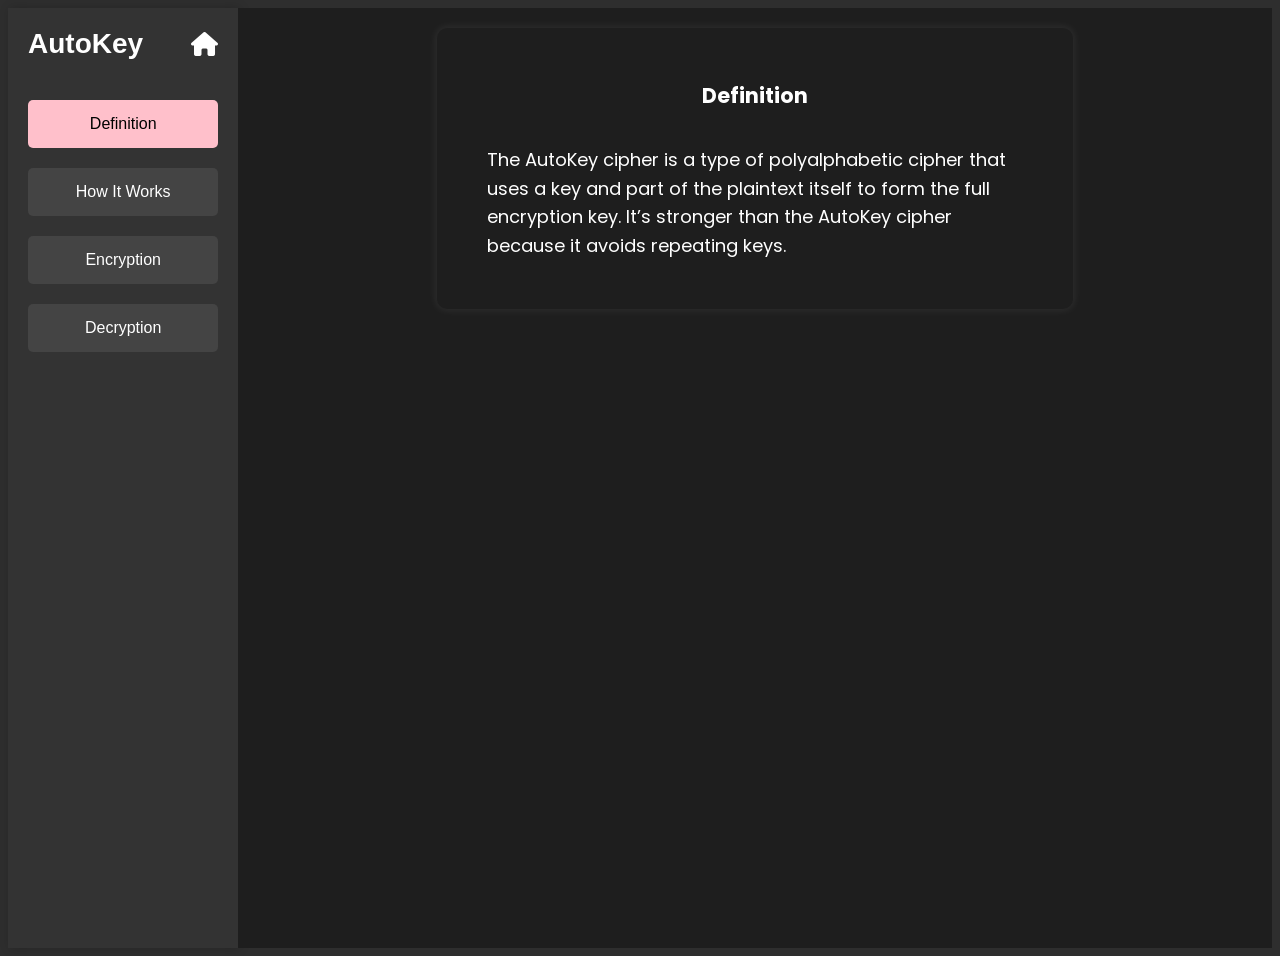
<file: pages/autokey.html>
<!DOCTYPE html>
<html lang="en">

<head>
    <meta charset="UTF-8">
    <meta name="viewport" content="width=device-width, initial-scale=1.0">
    <title>AutoKey Cipher Runner</title>
    <link href="https://fonts.googleapis.com/css2?family=Poppins:wght@300;400;700&display=swap" rel="stylesheet">
    <link rel="stylesheet" href="https://cdnjs.cloudflare.com/ajax/libs/font-awesome/6.0.0-beta3/css/all.min.css">
    <link rel="stylesheet" type="text/css" href="css/style.css">


</head>

<body>

    <div class="sidebar">
        <div class="logo-container">
            <h2>AutoKey</h2>
            <a href="index.html">
                <i class="fas fa-home logo"></i>
            </a>
        </div>

        <button onclick="showSlide('definition')" class="active">Definition</button>
        <button onclick="showSlide('howToWork')">How It Works</button>
        <button onclick="showSlide('cryptage')">Encryption</button>
        <button onclick="showSlide('decryptage')">Decryption</button>
    </div>

    <div class="mobile-menu-btn" onclick="toggleSidebar()">
        <i class="fas fa-bars"></i>
    </div>
    <div class="sidebar-overlay" onclick="toggleSidebar()"></div>


    <div class="content">
        <div class="container">
            <div id="definition" class="slide active-slide">
                <div class="centered-content">
                    <h3>Definition</h3>
                    <p>The AutoKey cipher is a type of polyalphabetic cipher that uses a key and part of the plaintext
                        itself to form the full encryption key. It’s stronger than the AutoKey cipher because it avoids
                        repeating keys.
                    </p>

                </div>
            </div>

            <div id="howToWork" class="slide">
                <div class="centered-content">
                    <h3>How the AutoKey Cipher Works</h3>
                    <p>The AutoKey Cipher is a <b>polyalphabetic substitution cipher</b> that uses a keyword followed by
                        the plaintext itself to create a dynamic key. It was designed to strengthen traditional ciphers
                        like the AutoKey by avoiding repeating key patterns.</p>

                    <h4>Components of the AutoKey Cipher</h4>
                    <ul>
                        <li><b>Alphabet Table</b> – Similar to the AutoKey square (26×26 grid of shifted alphabets).
                        </li>
                        <li><b>Key</b> – Starts with a keyword, then continues with the plaintext itself.</li>
                        <li><b>Plaintext</b> – The original message to be encrypted.</li>
                        <li><b>Ciphertext</b> – The encrypted result.</li>
                    </ul>

                    <h4>Encryption Process</h4>
                    <ol>
                        <li><b>Create the Full Key:</b> Append the plaintext to the end of the keyword until it matches
                            the length of the plaintext.</li>
                        <li><b>Encrypt Each Letter:</b>
                            <ul>
                                <li>Convert the plaintext and full key to positions (A=0 to Z=25).</li>
                                <li>Add the positions and take modulo 26.</li>
                                <li>Convert the result back to a letter to form the ciphertext.</li>
                            </ul>
                        </li>
                    </ol>

                    <h4>Decryption Process</h4>
                    <ol>
                        <li><b>Start with the Key:</b> Begin decryption using the keyword.</li>
                        <li><b>Decrypt Each Letter:</b>
                            <ul>
                                <li>Subtract the key letter's position from the ciphertext letter, add 26, then take
                                    modulo 26.</li>
                                <li>The result gives you the plaintext letter.</li>
                                <li>Append this plaintext letter to the key to continue decryption.</li>
                            </ul>
                        </li>
                    </ol>

                    <h4>Example</h4>
                    <p><b>Plaintext:</b> ATTACKATDAWN<br>
                        <b>Key:</b> QUEEN<br>
                        <b>Full Key:</b> QUEENATTACKA<br>
                        <b>Result:</b> QNXEPVYTWTWP
                    </p>

                    <table border="1"
                        style="width: 80%; text-align: center; background: #252526; color: white; border-collapse: collapse; margin-top: 10px;">
                        <tr style="background: #007acc;">
                            <th>Plaintext Letter</th>
                            <th>Key Letter</th>
                            <th>Ciphertext Letter</th>
                        </tr>
                        <tr>
                            <td>A</td>
                            <td>Q</td>
                            <td>Q</td>
                        </tr>
                        <tr>
                            <td>T</td>
                            <td>U</td>
                            <td>N</td>
                        </tr>
                        <tr>
                            <td>T</td>
                            <td>E</td>
                            <td>X</td>
                        </tr>
                        <tr>
                            <td>A</td>
                            <td>E</td>
                            <td>E</td>
                        </tr>
                        <tr>
                            <td>C</td>
                            <td>N</td>
                            <td>P</td>
                        </tr>
                        <tr>
                            <td>K</td>
                            <td>A</td>
                            <td>V</td>
                        </tr>
                        <tr>
                            <td>A</td>
                            <td>T</td>
                            <td>Y</td>
                        </tr>
                        <tr>
                            <td>T</td>
                            <td>T</td>
                            <td>T</td>
                        </tr>
                        <tr>
                            <td>D</td>
                            <td>A</td>
                            <td>W</td>
                        </tr>
                        <tr>
                            <td>A</td>
                            <td>C</td>
                            <td>T</td>
                        </tr>
                        <tr>
                            <td>W</td>
                            <td>K</td>
                            <td>W</td>
                        </tr>
                        <tr>
                            <td>N</td>
                            <td>A</td>
                            <td>P</td>
                        </tr>
                    </table>

                    <h4>Weaknesses of the AutoKey Cipher</h4>
                    <ul>
                        <li>Still vulnerable if the keyword is short and known.</li>
                        <li>Susceptible to known-plaintext attacks if part of the message is predictable.</li>
                    </ul>

                    <h4>Why It Matters</h4>
                    <p>The AutoKey Cipher improved upon older methods like the AutoKey Cipher by reducing repetition and
                        enhancing complexity, making frequency analysis harder. It was a step toward more modern
                        encryption techniques.</p>
                </div>
            </div>


            <div id="cryptage" class="slide">
                <h3>AutoKey Cipher Encryption</h3>
                <input type="hidden" id="algorithmName" value="AutoKey"> 
                <textarea readonly rows="10">
#include <stdio.h>
#include <string.h>
#include <ctype.h>
                        
void encryptAutoKey(char *plaintext, char *key, char *ciphertext) {
    int ptLen = strlen(plaintext);
    int keyLen = strlen(key);
    char fullKey[1000];
                        
    strcpy(fullKey, key);
    strncat(fullKey, plaintext, ptLen - keyLen);
                        
    // Step 2: Encrypt each letter
    for (int i = 0; i < ptLen; i++) {
        if (isalpha(plaintext[i])) {
            char p = toupper(plaintext[i]) - 'A';
            char k = toupper(fullKey[i]) - 'A';
            ciphertext[i] = ((p + k) % 26) + 'A';
        } else {
            ciphertext[i] = plaintext[i]; 
        }
    }
    ciphertext[ptLen] = '\0'; 
}
                        
int main() {
    char plaintext[1000], key[100], ciphertext[1000];
                        
    printf("Enter plaintext (letters only): ");
    gets(plaintext);
                        
    printf("Enter key: ");
    gets(key);
                        
    encryptAutoKey(plaintext, key, ciphertext);
    printf("Encrypted: %s\n", ciphertext);
                        
    return 0;
}
                            
                        
                </textarea>
                <br>
                <input type="hidden" id="algorithmName" value="AutoKey">
                <label for="key">Enter Key:</label>
                <input type="text" id="key" placeholder="Enter key...">
                <label for="message">Enter Message:</label>
                <textarea id="message" rows="4" placeholder="Enter your message..."></textarea>
                <button onclick="runCipher()">Run</button>
                <h2 id="outputTitle">Output:</h2>
                <pre id="output"></pre>
            </div>
            <div id="decryptage" class="slide">
                <h3>AutoKey Cipher Decryption</h3>
                <textarea readonly rows="10">
#include <stdio.h>
#include <string.h>
#include <ctype.h>
                        
void decryptAutoKey(char *ciphertext, char *key, char *plaintext) {
    int ctLen = strlen(ciphertext);
    char currentKey[1000];
    strcpy(currentKey, key);
                        
    for (int i = 0; i < ctLen; i++) {
        if (isalpha(ciphertext[i])) {
            char c = toupper(ciphertext[i]) - 'A';
            char k = toupper(currentKey[i]) - 'A';
            char p = ((c - k + 26) % 26) + 'A';
            plaintext[i] = p;
                        
            // Step 2: Append recovered plaintext to the key
            int len = strlen(currentKey);
            if (len < ctLen) {
                currentKey[len] = p;
                currentKey[len + 1] = '\0';
            }
        } else {
            plaintext[i] = ciphertext[i]; 
        }
    }
    plaintext[ctLen] = '\0'; 
}
                        
int main() {
    char ciphertext[1000], key[100], plaintext[1000];
                        
    printf("Enter ciphertext: ");
    gets(ciphertext);
                        
    printf("Enter key: ");
    gets(key);
                        
    decryptAutoKey(ciphertext, key, plaintext);
    printf("Decrypted: %s\n", plaintext);
                        
    return 0;
}
                                                      
                </textarea>
                <br>
                <label for="keyDecryption">Enter Key:</label>
                <input type="text" id="keyDecryption" placeholder="Enter key...">
                <label for="messageDecryption">Enter Message:</label>
                <textarea id="messageDecryption" rows="4" placeholder="Enter your message..."></textarea>
                <button onclick="runDecryption()">Run</button>
                <h2 id="outputTitle">Output:</h2>
                <pre id="outputDecryption"></pre>
            </div>



        </div>
    </div>


    <script>

        function showSlide(slideId, fromLoad = false) {
            const slides = document.querySelectorAll('.slide');
            slides.forEach(slide => slide.classList.remove('active-slide'));

            document.getElementById(slideId).classList.add('active-slide');

            if (!fromLoad) {
                sessionStorage.setItem('selectedSlide', slideId);
            }

            updateSidebarButtons(slideId);
        }

        function updateSidebarButtons(activeSlide) {
            const buttons = document.querySelectorAll('.sidebar button');
            buttons.forEach(button => button.classList.remove('active'));

            const activeButton = document.querySelector(`[onclick="showSlide('${activeSlide}')"]`);
            if (activeButton) {
                activeButton.classList.add('active');
            }
        }

        window.onload = function () {
            const currentPage = document.title;
            const lastPage = localStorage.getItem('lastPage');

            if (lastPage !== currentPage) {
                sessionStorage.removeItem('selectedSlide');
                localStorage.setItem('lastPage', currentPage);
            }

            const savedSlide = sessionStorage.getItem('selectedSlide') || 'definition';
            showSlide(savedSlide, true); 
        };

        window.addEventListener('beforeunload', function () {
            const navigationType = performance.getEntriesByType("navigation")[0].type;
            if (navigationType === "navigate" || navigationType === "reload") {
                return;
            }
            sessionStorage.removeItem('selectedSlide');
        });


        function showSlide(slideId) {
            const slides = document.querySelectorAll('.slide');
            slides.forEach(slide => slide.classList.remove('active-slide'));

            document.getElementById(slideId).classList.add('active-slide');
            sessionStorage.setItem('selectedSlide', slideId);

            updateSidebarButtons(slideId);
        }







        function runCipher() {
            const key = document.getElementById("key").value.trim();
            const message = document.getElementById("message").value.trim();
            const algorithm = document.getElementById("algorithmName").value;

            if (!key || !message) {
                document.getElementById("output").textContent = "Please enter both key and message";
                return;
            }

            if (!/^[a-zA-Z]+$/.test(key)) {
                document.getElementById("output").textContent = "Key must contain only letters";
                return;
            }

            fetch("/run", {
                method: "POST",
                headers: { "Content-Type": "application/json" },
                body: JSON.stringify({
                    algorithm: "autokey", 
                    key: key,
                    message: message
                })
            })
                .then(response => response.text())
                .then(data => document.getElementById("output").textContent = data)
                .catch(error => {
                    console.error("Error:", error);
                    document.getElementById("output").textContent = "Error: " + error.message;
                });
        }

        function runDecryption() {
            const key = document.getElementById("keyDecryption").value.trim();
            const message = document.getElementById("messageDecryption").value.trim();
            const algorithm = document.getElementById("algorithmName").value;

            if (!key || !message) {
                document.getElementById("outputDecryption").textContent = "Please enter both key and message";
                return;
            }

            if (!/^[a-zA-Z]+$/.test(key)) {
                document.getElementById("outputDecryption").textContent = "Key must contain only letters";
                return;
            }

            fetch("/runDecryption", {
                method: "POST",
                headers: { "Content-Type": "application/json" },
                body: JSON.stringify({
                    algorithm: "autokey", 
                    key: key,
                    message: message
                })
            })
                .then(response => response.text())
                .then(data => document.getElementById("outputDecryption").textContent = data)
                .catch(error => {
                    console.error("Error:", error);
                    document.getElementById("outputDecryption").textContent = "Error: " + error.message;
                });
        }

        function toggleSidebar() {
            const sidebar = document.querySelector('.sidebar');
            const overlay = document.querySelector('.sidebar-overlay');

            const isActive = sidebar.classList.contains('active');

            if (isActive) {
                sidebar.classList.remove('active');
                overlay.classList.remove('active');
            } else {
                sidebar.classList.add('active');
                overlay.classList.add('active');
            }
        }

        document.addEventListener('click', function (event) {
            const sidebar = document.querySelector('.sidebar');
            const overlay = document.querySelector('.sidebar-overlay');
            const button = document.querySelector('.mobile-menu-btn');

            const clickedInsideSidebar = sidebar.contains(event.target);
            const clickedButton = button.contains(event.target);

            if (window.innerWidth <= 768 && !clickedInsideSidebar && !clickedButton) {
                sidebar.classList.remove('active');
                overlay.classList.remove('active');
            }
        });

        const sidebarButtons = document.querySelectorAll('.sidebar button');
        sidebarButtons.forEach(btn => {
            btn.addEventListener('click', () => {
                if (window.innerWidth <= 768) {
                    document.querySelector('.sidebar').classList.remove('active');
                    document.querySelector('.sidebar-overlay').classList.remove('active');
                }
            });
        });


    </script>
</body>

</html>
</file>
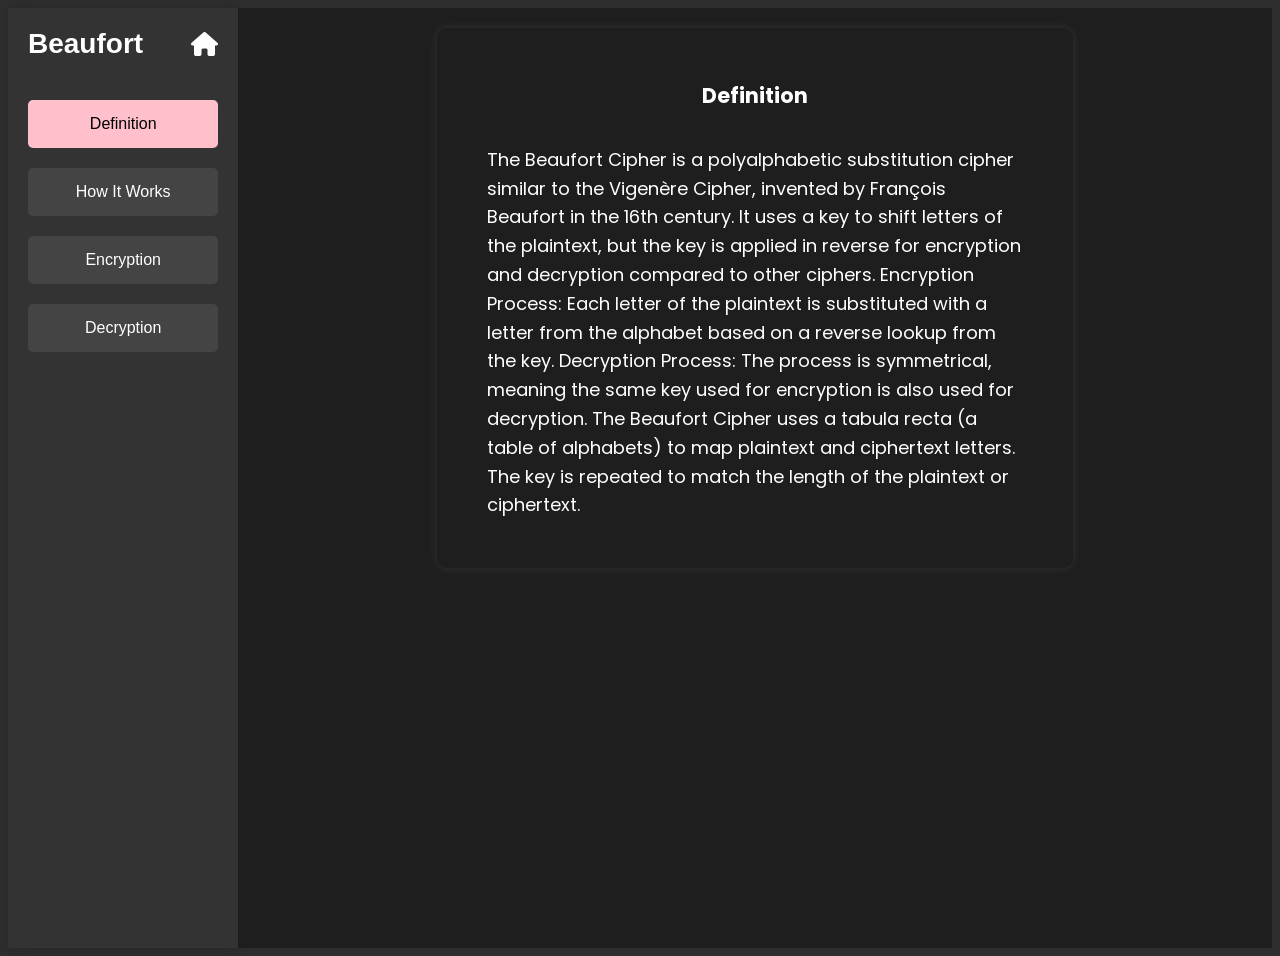
<file: pages/beaufort.html>
<!DOCTYPE html>
<html lang="en">

<head>
    <meta charset="UTF-8">
    <meta name="viewport" content="width=device-width, initial-scale=1.0">
    <title>Beaufort Cipher Runner</title>
    <link href="https://fonts.googleapis.com/css2?family=Poppins:wght@300;400;700&display=swap" rel="stylesheet">
    <link rel="stylesheet" href="https://cdnjs.cloudflare.com/ajax/libs/font-awesome/6.0.0-beta3/css/all.min.css">
    <link rel="stylesheet" type="text/css" href="css/style.css">


</head>

<body>

    <div class="sidebar">
        <div class="logo-container">
            <h2>Beaufort</h2>
            <a href="index.html">
                <i class="fas fa-home logo"></i>
            </a>
        </div>

        <button onclick="showSlide('definition')" class="active">Definition</button>
        <button onclick="showSlide('howToWork')">How It Works</button>
        <button onclick="showSlide('cryptage')">Encryption</button>
        <button onclick="showSlide('decryptage')">Decryption</button>
    </div>

    <div class="mobile-menu-btn" onclick="toggleSidebar()">
        <i class="fas fa-bars"></i>
    </div>
    <div class="sidebar-overlay" onclick="toggleSidebar()"></div>


    <div class="content">
        <div class="container">
            <div id="definition" class="slide active-slide">
                <div class="centered-content">
                    <h3>Definition</h3>
                    <p>The Beaufort Cipher is a polyalphabetic substitution cipher similar to the Vigenère Cipher,
                        invented by François Beaufort in the 16th century. It uses a key to shift letters of the
                        plaintext, but the key is applied in reverse for encryption and decryption compared to other
                        ciphers.

                        Encryption Process: Each letter of the plaintext is substituted with a letter from the alphabet
                        based on a reverse lookup from the key.

                        Decryption Process: The process is symmetrical, meaning the same key used for encryption is also
                        used for decryption.

                        The Beaufort Cipher uses a tabula recta (a table of alphabets) to map plaintext and ciphertext
                        letters. The key is repeated to match the length of the plaintext or ciphertext.
                    </p>

                    
                </div>
            </div>

            <div id="howToWork" class="slide">
                <div class="centered-content">
                    <h3>How the Beaufort Cipher Works</h3>
                    <p>The Beaufort Cipher is a <b>polyalphabetic substitution cipher</b> invented by the French
                        cryptographer François Beaufort in the 16th century. It is similar to the Vigenère Cipher, but
                        the encryption and decryption processes are reversed.</p>

                    <h4>Components of the Beaufort Cipher</h4>
                    <ul>
                        <li><b>Key</b> – A word or phrase that determines the shifts used in the cipher.</li>
                        <li><b>Alphabet</b> – The alphabet used for encryption, typically the standard 26-letter
                            alphabet.</li>
                    </ul>

                    <h4>Encryption Process</h4>
                    <ol>
                        <li><b>Align the Key with the Plaintext:</b> Repeat the key so that it matches the length of the
                            plaintext.</li>
                        <li><b>Encrypt Each Letter:</b>
                            <ul>
                                <li>For each plaintext letter, find the corresponding letter in the key.</li>
                                <li>Use the Beaufort Cipher table or the formula to find the ciphertext letter by taking
                                    the letter from the key and finding its inverse shift to replace the plaintext
                                    letter.</li>
                            </ul>
                        </li>
                    </ol>

                    <h4>Decryption Process</h4>
                    <ol>
                        <li><b>Align the Key with the Ciphertext:</b> The same key used in encryption is aligned with
                            the ciphertext.</li>
                        <li><b>Decrypt Each Letter:</b>
                            <ul>
                                <li>For each ciphertext letter, find the corresponding letter in the key.</li>
                                <li>Use the inverse of the encryption process to recover the plaintext letter.</li>
                            </ul>
                        </li>
                    </ol>

                    <h4>Example Encryption (Key = "KEY")</h4>
                    <table border="1"
                        style="width: 80%; text-align: center; background: #252526; color: white; border-collapse: collapse; margin-top: 10px;">
                        <tr style="background: #007acc;">
                            <th>Plaintext Letter</th>
                            <th>Key Letter</th>
                            <th>Ciphertext Letter</th>
                        </tr>
                        <tr>
                            <td>H</td>
                            <td>K</td>
                            <td>R</td>
                        </tr>
                        <tr>
                            <td>E</td>
                            <td>E</td>
                            <td>Z</td>
                        </tr>
                        <tr>
                            <td>L</td>
                            <td>Y</td>
                            <td>F</td>
                        </tr>
                        <tr>
                            <td>L</td>
                            <td>K</td>
                            <td>Q</td>
                        </tr>
                        <tr>
                            <td>O</td>
                            <td>E</td>
                            <td>A</td>
                        </tr>
                    </table>
                    <p><b>Plaintext:</b> HELLO → <b>Ciphertext:</b> RZFQA</p>

                    <h4>Weaknesses of the Beaufort Cipher</h4>
                    <ul>
                        <li>Vulnerable to frequency analysis if the key is short or the same letter is used frequently.
                        </li>
                        <li>If the key is too short, the cipher becomes vulnerable to cryptanalysis (similar to the
                            Vigenère Cipher).</li>
                        <li>Modern alternatives: <b>Vigenère Cipher, AES</b>.</li>
                    </ul>

                    <h4>Why It Matters</h4>
                    <p>The Beaufort Cipher is a historical cipher that influenced later cryptographic systems, such as
                        the Vigenère Cipher. It emphasizes the importance of key management and the difficulty of
                        breaking polyalphabetic ciphers.</p>
                </div>
            </div>

            <div id="cryptage" class="slide">
                <h3>Beaufort Cipher Encryption</h3>
                <input type="hidden" id="algorithmName" value="Beaufort"> 
                <textarea readonly rows="10">
#include <stdio.h>
#include <string.h>
#include <ctype.h>
                        
// Function to encrypt text using Beaufort Cipher
void encryptBeaufort(char *plaintext, char *key, char *ciphertext) {
    int i, j = 0;
    int textLen = strlen(plaintext);
    int keyLen = strlen(key);
                        
    for (i = 0; i < textLen; i++) {
        if (isalpha(plaintext[i])) {
            char base = isupper(plaintext[i]) ? 'A' : 'a';  
            char keyChar = toupper(key[j % keyLen]) - 'A';  
            ciphertext[i] = ((keyChar - (plaintext[i] - base) + 26) % 26) + base;  
            j++;
        } else {
            ciphertext[i] = plaintext[i];  
        }
    }
    ciphertext[i] = '\0';  
}
                        
int main() {
    char plaintext[1000];
    char key[100];
    char ciphertext[1000];
                        
    printf("Enter the plaintext: ");
    fgets(plaintext, sizeof(plaintext), stdin);
    plaintext[strcspn(plaintext, "\n")] = 0;  
                        
    printf("Enter the key: ");
    fgets(key, sizeof(key), stdin);
    key[strcspn(key, "\n")] = 0;  
                        
    encryptBeaufort(plaintext, key, ciphertext);

    printf("Encrypted Text: %s\n", ciphertext);
    return 0;
}
                            
                </textarea>
                <br>
                <input type="hidden" id="algorithmName" value="vigenère">
                <label for="key">Enter Key:</label>
                <input type="text" id="key" placeholder="Enter key...">
                <label for="message">Enter Message:</label>
                <textarea id="message" rows="4" placeholder="Enter your message..."></textarea>
                <button onclick="runCipher()">Run</button>
                <h2 id="outputTitle">Output:</h2>
                <pre id="output"></pre>
            </div>
            <div id="decryptage" class="slide">
                <h3>Beaufort Cipher Decryption</h3>
                <textarea readonly rows="10">
#include <stdio.h>
#include <string.h>
#include <ctype.h>

void decryptBeaufort(char *ciphertext, char *key, char *plaintext) {
    int i, j = 0;
    int textLen = strlen(ciphertext);
    int keyLen = strlen(key);
                        
    for (i = 0; i < textLen; i++) {
        if (isalpha(ciphertext[i])) {
            char base = isupper(ciphertext[i]) ? 'A' : 'a';  
            char keyChar = toupper(key[j % keyLen]) - 'A';  
            plaintext[i] = ((keyChar - (ciphertext[i] - base) + 26) % 26) + base;  
            j++;
        } else {
            plaintext[i] = ciphertext[i];  
        }
    }
    plaintext[i] = '\0';  
}
                        
int main() {
    char ciphertext[1000];
    char key[100];
    char plaintext[1000];

    printf("Enter the ciphertext: ");
    fgets(ciphertext, sizeof(ciphertext), stdin);
    ciphertext[strcspn(ciphertext, "\n")] = 0;  
                        
    printf("Enter the key: ");
    fgets(key, sizeof(key), stdin);
    key[strcspn(key, "\n")] = 0;  

    decryptBeaufort(ciphertext, key, plaintext);

    printf("Decrypted Text: %s\n", plaintext);
    return 0;
}
                            
                </textarea>
                <br>
                <label for="keyDecryption">Enter Key:</label>
                <input type="text" id="keyDecryption" placeholder="Enter key...">
                <label for="messageDecryption">Enter Message:</label>
                <textarea id="messageDecryption" rows="4" placeholder="Enter your message..."></textarea>
                <button onclick="runDecryption()">Run</button>
                <h2 id="outputTitle">Output:</h2>
                <pre id="outputDecryption"></pre>
            </div>



        </div>
    </div>


    <script>

        function showSlide(slideId, fromLoad = false) {
            const slides = document.querySelectorAll('.slide');
            slides.forEach(slide => slide.classList.remove('active-slide'));

            document.getElementById(slideId).classList.add('active-slide');

            if (!fromLoad) {
                sessionStorage.setItem('selectedSlide', slideId);
            }

            updateSidebarButtons(slideId);
        }

        function updateSidebarButtons(activeSlide) {
            const buttons = document.querySelectorAll('.sidebar button');
            buttons.forEach(button => button.classList.remove('active'));

            const activeButton = document.querySelector(`[onclick="showSlide('${activeSlide}')"]`);
            if (activeButton) {
                activeButton.classList.add('active');
            }
        }

        window.onload = function () {
            const currentPage = document.title;
            const lastPage = localStorage.getItem('lastPage');

            if (lastPage !== currentPage) {
                sessionStorage.removeItem('selectedSlide');
                localStorage.setItem('lastPage', currentPage);
            }

            const savedSlide = sessionStorage.getItem('selectedSlide') || 'definition';
            showSlide(savedSlide, true); 
        };

        window.addEventListener('beforeunload', function () {
            const navigationType = performance.getEntriesByType("navigation")[0].type;
            if (navigationType === "navigate" || navigationType === "reload") {
                return;
            }
            sessionStorage.removeItem('selectedSlide');
        });


        function showSlide(slideId) {
            const slides = document.querySelectorAll('.slide');
            slides.forEach(slide => slide.classList.remove('active-slide'));

            document.getElementById(slideId).classList.add('active-slide');
            sessionStorage.setItem('selectedSlide', slideId);

            updateSidebarButtons(slideId);
        }







        function runCipher() {
            const key = document.getElementById("key").value.trim();
            const message = document.getElementById("message").value.trim();
            const algorithm = document.getElementById("algorithmName").value;

            if (!key || !message) {
                document.getElementById("output").textContent = "Please enter both key and message";
                return;
            }

            if (!/^[a-zA-Z]+$/.test(key)) {
                document.getElementById("output").textContent = "Key must contain only letters";
                return;
            }

            fetch("/run", {
                method: "POST",
                headers: { "Content-Type": "application/json" },
                body: JSON.stringify({
                    algorithm: "beaufort",
                    key: key,
                    message: message
                })
            })
                .then(response => response.text())
                .then(data => document.getElementById("output").textContent = data)
                .catch(error => {
                    console.error("Error:", error);
                    document.getElementById("output").textContent = "Error: " + error.message;
                });
        }

        function runDecryption() {
            const key = document.getElementById("keyDecryption").value.trim();
            const message = document.getElementById("messageDecryption").value.trim();
            const algorithm = document.getElementById("algorithmName").value;

            if (!key || !message) {
                document.getElementById("outputDecryption").textContent = "Please enter both key and message";
                return;
            }

            if (!/^[a-zA-Z]+$/.test(key)) {
                document.getElementById("outputDecryption").textContent = "Key must contain only letters";
                return;
            }

            fetch("/runDecryption", {
                method: "POST",
                headers: { "Content-Type": "application/json" },
                body: JSON.stringify({
                    algorithm: "beaufort",
                    key: key,
                    message: message
                })
            })
                .then(response => response.text())
                .then(data => document.getElementById("outputDecryption").textContent = data)
                .catch(error => {
                    console.error("Error:", error);
                    document.getElementById("outputDecryption").textContent = "Error: " + error.message;
                });
        }

        function toggleSidebar() {
            const sidebar = document.querySelector('.sidebar');
            const overlay = document.querySelector('.sidebar-overlay');

            const isActive = sidebar.classList.contains('active');

            if (isActive) {
                sidebar.classList.remove('active');
                overlay.classList.remove('active');
            } else {
                sidebar.classList.add('active');
                overlay.classList.add('active');
            }
        }

        document.addEventListener('click', function (event) {
            const sidebar = document.querySelector('.sidebar');
            const overlay = document.querySelector('.sidebar-overlay');
            const button = document.querySelector('.mobile-menu-btn');

            const clickedInsideSidebar = sidebar.contains(event.target);
            const clickedButton = button.contains(event.target);

            if (window.innerWidth <= 768 && !clickedInsideSidebar && !clickedButton) {
                sidebar.classList.remove('active');
                overlay.classList.remove('active');
            }
        });

        const sidebarButtons = document.querySelectorAll('.sidebar button');
        sidebarButtons.forEach(btn => {
            btn.addEventListener('click', () => {
                if (window.innerWidth <= 768) {
                    document.querySelector('.sidebar').classList.remove('active');
                    document.querySelector('.sidebar-overlay').classList.remove('active');
                }
            });
        });


    </script>
</body>

</html>
</file>
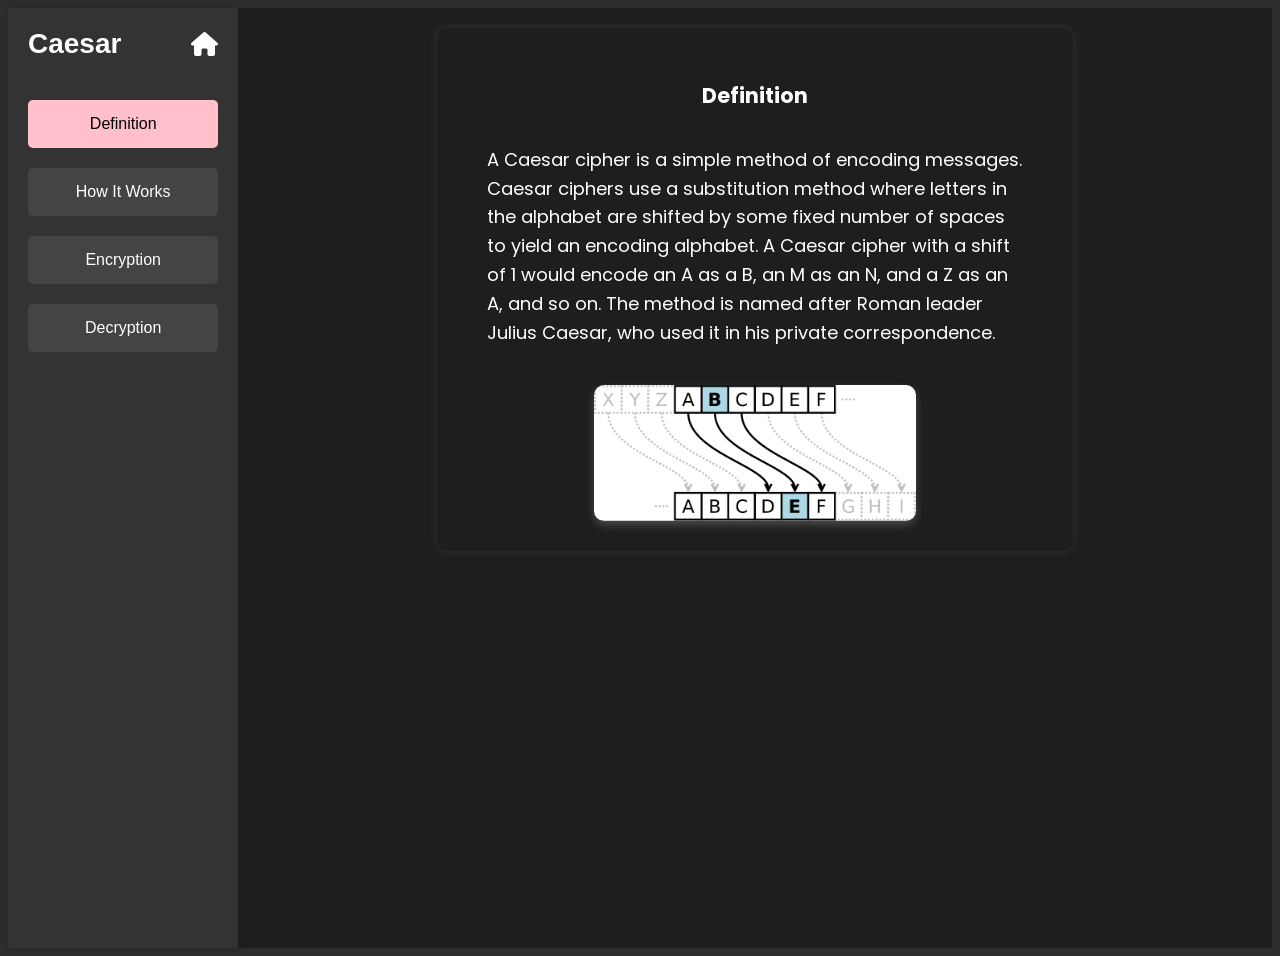
<file: pages/caesar.html>
<!DOCTYPE html>
<html lang="en">

<head>
    <meta charset="UTF-8">
    <meta name="viewport" content="width=device-width, initial-scale=1.0">
    <title>Caesar Cipher Runner</title>
    <link href="https://fonts.googleapis.com/css2?family=Poppins:wght@300;400;700&display=swap" rel="stylesheet">
    <link rel="stylesheet" href="https://cdnjs.cloudflare.com/ajax/libs/font-awesome/6.0.0-beta3/css/all.min.css">
    <link rel="stylesheet" type="text/css" href="css/style.css">


</head>

<body>

    <div class="sidebar">
        <div class="logo-container">
            <h2>Caesar</h2>
            <a href="index.html">
                <i class="fas fa-home logo"></i>
            </a>
        </div>

        <button onclick="showSlide('definition')" class="active">Definition</button>
        <button onclick="showSlide('howToWork')">How It Works</button>
        <button onclick="showSlide('cryptage')">Encryption</button>
        <button onclick="showSlide('decryptage')">Decryption</button>
    </div>

    <div class="mobile-menu-btn" onclick="toggleSidebar()">
        <i class="fas fa-bars"></i>
    </div>
    <div class="sidebar-overlay" onclick="toggleSidebar()"></div>

    <div class="content">
        <div class="container">
            <div id="definition" class="slide active-slide">
                <div class="centered-content">
                    <h3>Definition</h3>
                    <p>A Caesar cipher is a simple method of encoding messages.
                        Caesar ciphers use a substitution method where letters in the alphabet are shifted
                        by some fixed number of spaces to yield an encoding alphabet. A Caesar cipher with
                        a shift of 1 would encode an A as a B, an M as an N, and a Z as an A, and so on.
                        The method is named after Roman leader Julius Caesar, who used it in his private correspondence.
                    </p>

                    <img src="imag/caesar1.png" alt="Caesar Cipher Example" class="definition-image">
                </div>
            </div>

            <div id="howToWork" class="slide">
                <div class="centered-content">
                    <h3>How the Caesar Cipher Works</h3>
                    <p>The Caesar Cipher is a simple substitution cipher that shifts letters in the alphabet by a fixed
                        number (called the "key" or "shift").

                    </p>
                    <h4>Steps of Caesar Cipher Encryption</h4>
                    <ul>
                        <li>Choose a shift value (e.g., <b>Shift = 3</b>).</li>
                        <li>Replace each letter with the letter <b>3 places ahead</b> in the alphabet.</li>
                        <li>Example: A → D, B → E, C → F, X → A, Y → B, Z → C.</li>
                    </ul>

                    <h4>Example Encryption (Shift = 3)</h4>
                    <p><b>Plaintext:</b> HELLO → <b>Encrypted:</b> KHOOR</p>

                    <h4>Example Decryption (Shift = 3)</h4>
                    <p><b>Encrypted:</b> KHOOR → <b>Plaintext:</b> HELLO</p>
                    <h4>Alphabet Shift Table (Shift = 3)</h4>
                    <table border="1"
                        style="width: 80%; text-align: center; background: #252526; color: white; border-collapse: collapse; margin-top: 10px;">
                        <tr style="background: #007acc;">
                            <th>Plaintext Letter</th>
                            <th>Ciphertext Letter</th>
                        </tr>
                        <tr>
                            <td>A</td>
                            <td>D</td>
                        </tr>
                        <tr>
                            <td>B</td>
                            <td>E</td>
                        </tr>
                        <tr>
                            <td>C</td>
                            <td>F</td>
                        </tr>
                        <tr>
                            <td>...</td>
                            <td>...</td>
                        </tr>
                        <tr>
                            <td>X</td>
                            <td>A</td>
                        </tr>
                        <tr>
                            <td>Y</td>
                            <td>B</td>
                        </tr>
                        <tr>
                            <td>Z</td>
                            <td>C</td>
                        </tr>
                    </table>
                    <h4>Caesar Cipher Formula</h4>
                    <p><b>For Encryption:</b> C = (P + K) mod 26</p>
                    <p><b>For Decryption:</b> P = (C - K + 26) mod 26</p>
                    <p>Where:</p>
                    <ul>
                        <li><b>C</b> = Ciphertext letter</li>
                        <li><b>P</b> = Plaintext letter</li>
                        <li><b>K</b> = Shift value</li>
                        <li><b>mod 26</b> ensures the alphabet loops back</li>
                    </ul>

                    <h4>Weaknesses of the Caesar Cipher</h4>
                    <ul>
                        <li>Easily broken → Only 25 possible shifts.</li>
                        <li>Frequency analysis can reveal the message.</li>
                        <li>More secure ciphers: <b>Vigenère Cipher, AES</b>.</li>
                    </ul>

                </div>
            </div>

            <div id="cryptage" class="slide">
                <h3>Caesar Cipher Encryption</h3>
                <input type="hidden" id="algorithmName" value="caesar"> 
                <textarea readonly rows="10">
#include <stdio.h>
#include <stdlib.h>
#include <ctype.h>
                        
#define MAX_LEN 1000
                        
void encryptCaesar(char *text, int key) {
    for (int i = 0; text[i] != '\0'; i++) {
        if (isalpha(text[i])) {
            char base = isupper(text[i]) ? 'A' : 'a';
            text[i] = (text[i] - base + key) % 26 + base;
        }
    }
}
                        
int main() {
    int key;
    char message[MAX_LEN];

    printf("Enter the shift key: ");
    scanf("%d", &key);

    getchar();

    printf("Enter the message to encrypt: ");
    fgets(message, MAX_LEN, stdin);

    message[strcspn(message, "\n")] = '\0';

    encryptCaesar(message, key);

    printf("Encrypted Message: %s\n", message);
                        
    return 0;
}
                        
                        
                </textarea>
                <br>
                <label for="key">Enter Key:</label>
                <input type="text" id="key" placeholder="Enter key...">
                <label for="message">Enter Message:</label>
                <textarea id="message" rows="4" placeholder="Enter your message..."></textarea>
                <button onclick="runCipher()">Run</button>
                <h2 id="outputTitle">Output:</h2>
                <pre id="output"></pre>
            </div>
            <div id="decryptage" class="slide">
                <h3>Caesar Cipher Decryption</h3>
                <textarea readonly rows="10">
#include <stdio.h>
#include <string.h>
                        
void decryptCaesar(char *message, int shift) {
    for (int i = 0; message[i] != '\0'; i++) {
        char ch = message[i];
                        
        if (ch >= 'A' && ch <= 'Z') {
            ch = (ch - 'A' - shift + 26) % 26 + 'A';
        } else if (ch >= 'a' && ch <= 'z') {
            ch = (ch - 'a' - shift + 26) % 26 + 'a';
        }
                        
        message[i] = ch;
    }
}
                        
int main() {
    char message[100];
    int shift;
                        
    printf("Enter the shift key: ");
    scanf("%d", &shift);

    getchar();
                        
    printf("Enter the message to decrypt: ");
    fgets(message, sizeof(message), stdin);

    message[strcspn(message, "\n")] = '\0';
                        
    decryptCaesar(message, shift);
                        
    printf("Decrypted message: %s\n", message);
                        
    return 0;
}
                        
                        
                </textarea>
                <br>
                <label for="keyDecryption">Enter Key:</label>
                <input type="text" id="keyDecryption" placeholder="Enter key...">
                <label for="messageDecryption">Enter Message:</label>
                <textarea id="messageDecryption" rows="4" placeholder="Enter your message..."></textarea>
                <button onclick="runDecryption()">Run</button>
                <h2 id="outputTitle">Output:</h2>
                <pre id="outputDecryption"></pre>
            </div>



        </div>
    </div>


    <script>

        function showSlide(slideId, fromLoad = false) {
            const slides = document.querySelectorAll('.slide');
            slides.forEach(slide => slide.classList.remove('active-slide'));
            document.getElementById(slideId).classList.add('active-slide');
            if (!fromLoad) {
                sessionStorage.setItem('selectedSlide', slideId);
            }
            updateSidebarButtons(slideId);
        }

        function updateSidebarButtons(activeSlide) {
            const buttons = document.querySelectorAll('.sidebar button');
            buttons.forEach(button => button.classList.remove('active'));
            const activeButton = document.querySelector(`[onclick="showSlide('${activeSlide}')"]`);
            if (activeButton) {
                activeButton.classList.add('active');
            }
        }

        window.onload = function () {
            const currentPage = document.title;
            const lastPage = localStorage.getItem('lastPage');

            if (lastPage !== currentPage) {
                sessionStorage.removeItem('selectedSlide');
                localStorage.setItem('lastPage', currentPage);
            }

            const savedSlide = sessionStorage.getItem('selectedSlide') || 'definition';
            showSlide(savedSlide, true); 
        };

        window.addEventListener('beforeunload', function () {
            const navigationType = performance.getEntriesByType("navigation")[0].type;
            if (navigationType === "navigate" || navigationType === "reload") {
                return;
            }
            sessionStorage.removeItem('selectedSlide');
        });


        function showSlide(slideId) {
            const slides = document.querySelectorAll('.slide');
            slides.forEach(slide => slide.classList.remove('active-slide'));

            document.getElementById(slideId).classList.add('active-slide');
            sessionStorage.setItem('selectedSlide', slideId);

            updateSidebarButtons(slideId);
        }







        function runCipher() {
            const key = document.getElementById("key").value.trim();
            const message = document.getElementById("message").value.trim();

            if (!key || !message) {
                document.getElementById("output").textContent = "Please enter both key and message";
                return;
            }

            if (!/^\d+$/.test(key)) {
                document.getElementById("output").textContent = "Key must be a number for Caesar cipher";
                return;
            }

            fetch("/run", {
                method: "POST",
                headers: { "Content-Type": "application/json" },
                body: JSON.stringify({
                    algorithm: "caesar",  
                    key: key,
                    message: message
                })
            })
                .then(response => response.text())
                .then(data => {
                    document.getElementById("output").textContent = data;
                })
                .catch(error => {
                    console.error("Error:", error);
                    document.getElementById("output").textContent = "Error: " + error.message;
                });
        }

        function runDecryption() {
            const key = document.getElementById("keyDecryption").value.trim();
            const message = document.getElementById("messageDecryption").value.trim();
            const algorithm = "caesar";  

            if (!key || !message) {
                document.getElementById("outputDecryption").textContent = "Please enter both key and message";
                return;
            }

            if (!/^\d+$/.test(key)) {
                document.getElementById("outputDecryption").textContent = "Key must be a number for Caesar cipher";
                return;
            }

            fetch("/runDecryption", {
                method: "POST",
                headers: { "Content-Type": "application/json" },
                body: JSON.stringify({
                    algorithm: algorithm,
                    key: key,
                    message: message
                })
            })
                .then(response => response.text())
                .then(data => {
                    document.getElementById("outputDecryption").textContent = data;
                })
                .catch(error => {
                    console.error("Error:", error);
                    document.getElementById("outputDecryption").textContent = "Error: " + error.message;
                });
        }


        function toggleSidebar() {
            const sidebar = document.querySelector('.sidebar');
            const overlay = document.querySelector('.sidebar-overlay');

            const isActive = sidebar.classList.contains('active');

            if (isActive) {
                sidebar.classList.remove('active');
                overlay.classList.remove('active');
            } else {
                sidebar.classList.add('active');
                overlay.classList.add('active');
            }
        }
        document.addEventListener('click', function (event) {
            const sidebar = document.querySelector('.sidebar');
            const overlay = document.querySelector('.sidebar-overlay');
            const button = document.querySelector('.mobile-menu-btn');

            const clickedInsideSidebar = sidebar.contains(event.target);
            const clickedButton = button.contains(event.target);

            if (window.innerWidth <= 768 && !clickedInsideSidebar && !clickedButton) {
                sidebar.classList.remove('active');
                overlay.classList.remove('active');
            }
        });

        const sidebarButtons = document.querySelectorAll('.sidebar button');
        sidebarButtons.forEach(btn => {
            btn.addEventListener('click', () => {
                if (window.innerWidth <= 768) {
                    document.querySelector('.sidebar').classList.remove('active');
                    document.querySelector('.sidebar-overlay').classList.remove('active');
                }
            });
        });


    </script>
</body>

</html>
</file>
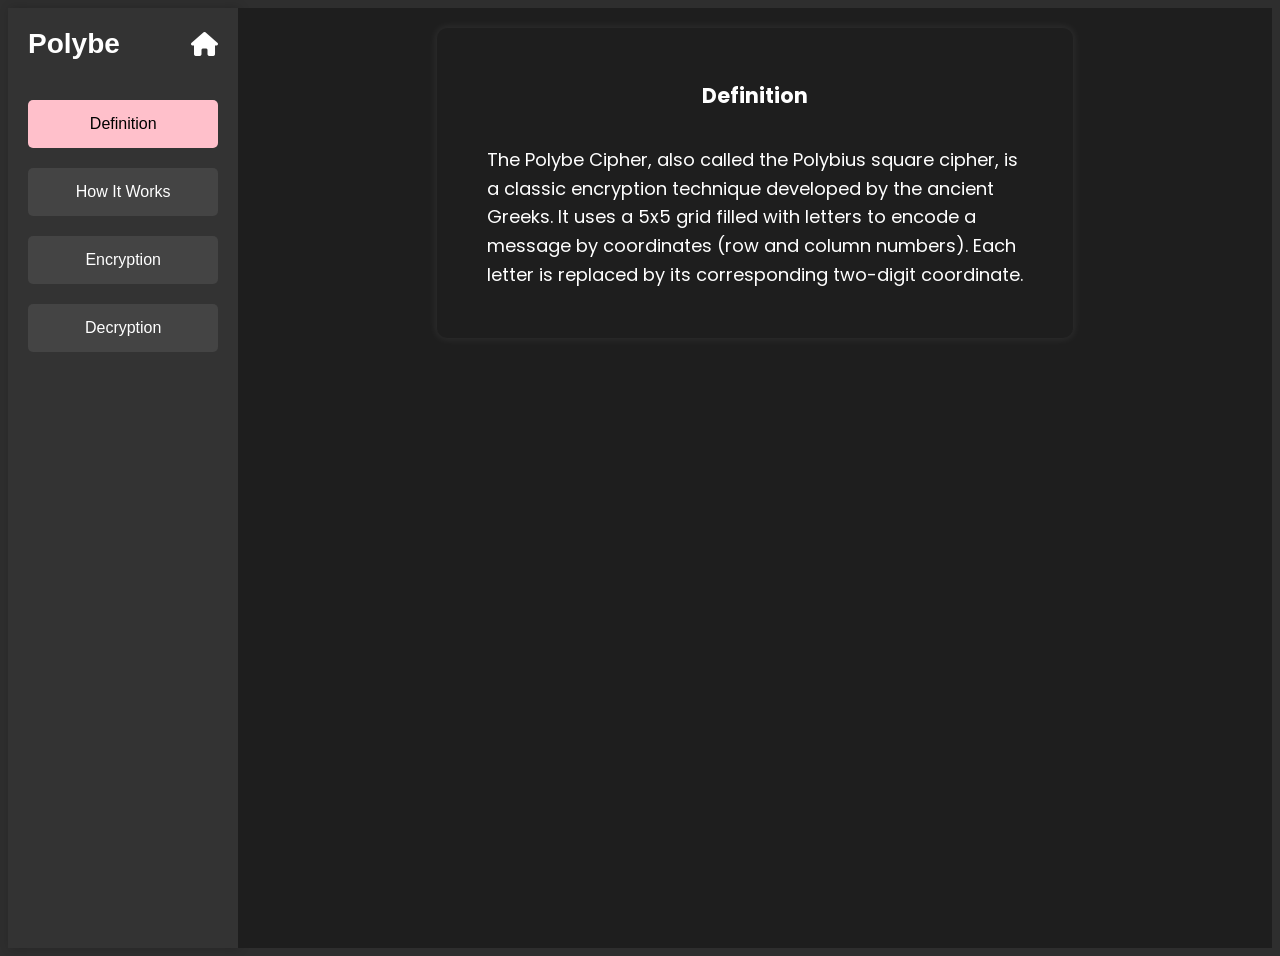
<file: pages/polybe.html>
<!DOCTYPE html>
<html lang="en">

<head>
    <meta charset="UTF-8">
    <meta name="viewport" content="width=device-width, initial-scale=1.0">
    <title>Polybe Cipher Runner</title>
    <link href="https://fonts.googleapis.com/css2?family=Poppins:wght@300;400;700&display=swap" rel="stylesheet">
    <link rel="stylesheet" href="https://cdnjs.cloudflare.com/ajax/libs/font-awesome/6.0.0-beta3/css/all.min.css">
    <link rel="stylesheet" type="text/css" href="css/style.css">
</head>

<body>

    <div class="sidebar">
        <div class="logo-container">
            <h2>Polybe</h2>
            <a href="index.html">
                <i class="fas fa-home logo"></i>
            </a>
        </div>

        <button onclick="showSlide('definition')" class="active">Definition</button>
        <button onclick="showSlide('howToWork')">How It Works</button>
        <button onclick="showSlide('cryptage')">Encryption</button>
        <button onclick="showSlide('decryptage')">Decryption</button>
    </div>

    <div class="mobile-menu-btn" onclick="toggleSidebar()">
        <i class="fas fa-bars"></i>
    </div>
    <div class="sidebar-overlay" onclick="toggleSidebar()"></div>

    <div class="content">
        <div class="container">

            <div id="definition" class="slide active-slide">
                <div class="centered-content">
                    <h3>Definition</h3>
                    <p>The Polybe Cipher, also called the Polybius square cipher, is a classic encryption technique
                        developed by the ancient Greeks. It uses a 5x5 grid filled with letters to encode a message by
                        coordinates (row and column numbers).
                        Each letter is replaced by its corresponding two-digit coordinate.</p>
                </div>
            </div>

            <div id="howToWork" class="slide">
                <div class="centered-content">
                    <h3>How the Polybe Cipher Works</h3>
                    <p>The Polybe Cipher is a simple substitution cipher based on a 5x5 matrix containing the alphabet
                        (I and J are often merged).</p>

                    <h4>Encryption Process</h4>
                    <ol>
                        <li>Create a 5x5 grid with letters (A-Z merging I and J).</li>
                        <li>Find the row and column number for each letter.</li>
                        <li>Replace the letter by its coordinates (row followed by column).</li>
                    </ol>

                    <h4>Decryption Process</h4>
                    <ol>
                        <li>Group the digits into pairs.</li>
                        <li>Each pair represents (row, column).</li>
                        <li>Find the letter at the specified coordinates.</li>
                    </ol>

                    <h4>Example</h4>
                    <p>If A is at (1,1), B at (1,2), etc., then:</p>
                    <p><b>Plaintext:</b> HELLO → <b>Ciphertext:</b> 23 15 31 31 34</p>

                    <h4>Weaknesses</h4>
                    <ul>
                        <li>Vulnerable to frequency analysis since the cipher is monoalphabetic.</li>
                        <li>Limited to short and simple secret messages.</li>
                    </ul>
                </div>
            </div>

            <div id="cryptage" class="slide">
                <h3>Polybe Cipher Encryption</h3>
                <input type="hidden" id="algorithmName" value="Polybe">
                <textarea readonly rows="10">
#include <stdio.h>
#include <string.h>
#include <ctype.h>

void encryptPolybe(const char *plaintext, char *ciphertext) {
    char square[5][5] = {
        {'A','B','C','D','E'},
        {'F','G','H','I','K'},
        {'L','M','N','O','P'},
        {'Q','R','S','T','U'},
        {'V','W','X','Y','Z'}
    };
    int i, j, k = 0;
    for (i = 0; plaintext[i] != '\0'; i++) {
        char c = toupper(plaintext[i]);
        if (c == 'J') c = 'I'; 
        if (isalpha(c)) {
            for (int row = 0; row < 5; row++) {
                for (int col = 0; col < 5; col++) {
                    if (square[row][col] == c) {
                        ciphertext[k++] = '1' + row;
                        ciphertext[k++] = '1' + col;
                    }
                }
            }
        }
    }
    ciphertext[k] = '\0';
}

int main() {
    char plaintext[1000];
    char ciphertext[2000];

    printf("Enter the plaintext: ");
    fgets(plaintext, sizeof(plaintext), stdin);
    plaintext[strcspn(plaintext, "\n")] = 0;

    encryptPolybe(plaintext, ciphertext);

    printf("Encrypted Text: %s\n", ciphertext);
    return 0;
}
                </textarea>
                <br>
                <label for="message">Enter Message:</label>
                <textarea id="message" rows="4" placeholder="Enter your message..."></textarea>
                <button onclick="runCipher()">Run</button>
                <h2 id="outputTitle">Output:</h2>
                <pre id="output"></pre>
            </div>
            <div id="decryptage" class="slide">
                <h3>Polybe Cipher Decryption</h3>
                <textarea readonly rows="10">
#include <stdio.h>
#include <string.h>

void decryptPolybe(const char *ciphertext, char *plaintext) {
    char square[5][5] = {
        {'A','B','C','D','E'},
        {'F','G','H','I','K'},
        {'L','M','N','O','P'},
        {'Q','R','S','T','U'},
        {'V','W','X','Y','Z'}
    };
    int i, j = 0;
    for (i = 0; ciphertext[i] != '\0'; i += 2) {
        int row = ciphertext[i] - '1';
        int col = ciphertext[i+1] - '1';
        plaintext[j++] = square[row][col];
    }
    plaintext[j] = '\0';
}

int main() {
    char ciphertext[2000];
    char plaintext[1000];

    printf("Enter the ciphertext: ");
    fgets(ciphertext, sizeof(ciphertext), stdin);
    ciphertext[strcspn(ciphertext, "\n")] = 0;

    decryptPolybe(ciphertext, plaintext);

    printf("Decrypted Text: %s\n", plaintext);
    return 0;
}
                </textarea>
                <br>
                <label for="messageDecryption">Enter Message:</label>
                <textarea id="messageDecryption" rows="4" placeholder="Enter your message..."></textarea>
                <button onclick="runDecryption()">Run</button>
                <h2 id="outputTitle">Output:</h2>
                <pre id="outputDecryption"></pre>
            </div>

        </div>
    </div>

    <script>
        function showSlide(slideId) {
            const slides = document.querySelectorAll('.slide');
            slides.forEach(slide => slide.classList.remove('active-slide'));
            document.getElementById(slideId).classList.add('active-slide');
            sessionStorage.setItem('selectedSlide', slideId);
            updateSidebarButtons(slideId);
        }

        function updateSidebarButtons(activeSlide) {
            const buttons = document.querySelectorAll('.sidebar button');
            buttons.forEach(button => button.classList.remove('active'));
            const activeButton = document.querySelector(`[onclick="showSlide('${activeSlide}')"]`);
            if (activeButton) {
                activeButton.classList.add('active');
            }
        }

        window.onload = function () {
            const currentPage = document.title;
            const lastPage = localStorage.getItem('lastPage');
            if (lastPage !== currentPage) {
                sessionStorage.removeItem('selectedSlide');
                localStorage.setItem('lastPage', currentPage);
            }
            const savedSlide = sessionStorage.getItem('selectedSlide') || 'definition';
            showSlide(savedSlide, true);
        };

        window.addEventListener('beforeunload', function () {
            const navigationType = performance.getEntriesByType("navigation")[0].type;
            if (navigationType !== "navigate" && navigationType !== "reload") {
                sessionStorage.removeItem('selectedSlide');
            }
        });

        function showSlide(slideId) {
            const slides = document.querySelectorAll('.slide');
            slides.forEach(slide => slide.classList.remove('active-slide'));

            document.getElementById(slideId).classList.add('active-slide');
            sessionStorage.setItem('selectedSlide', slideId);

            updateSidebarButtons(slideId);
        }


        function runCipher() {
            const message = document.getElementById("message").value.trim();
            if (!message) {
                document.getElementById("output").textContent = "Please enter a message";
                return;
            }

            fetch("/run", {
                method: "POST",
                headers: { "Content-Type": "application/json" },
                body: JSON.stringify({
                    algorithm: "polybe",
                    key: "",
                    message: message
                })
            })
                .then(response => response.text())
                .then(data => document.getElementById("output").textContent = data)
                .catch(error => {
                    console.error("Error:", error);
                    document.getElementById("output").textContent = "Error: " + error.message;
                });
        }

        function runDecryption() {
            const message = document.getElementById("messageDecryption").value.trim();
            if (!message) {
                document.getElementById("outputDecryption").textContent = "Please enter a message";
                return;
            }

            fetch("/runDecryption", {
                method: "POST",
                headers: { "Content-Type": "application/json" },
                body: JSON.stringify({
                    algorithm: "polybe",
                    key: "",
                    message: message
                })
            })
                .then(response => response.text())
                .then(data => document.getElementById("outputDecryption").textContent = data)
                .catch(error => {
                    console.error("Error:", error);
                    document.getElementById("outputDecryption").textContent = "Error: " + error.message;
                });
        }

        function toggleSidebar() {
            const sidebar = document.querySelector('.sidebar');
            const overlay = document.querySelector('.sidebar-overlay');

            const isActive = sidebar.classList.contains('active');

            if (isActive) {
                sidebar.classList.remove('active');
                overlay.classList.remove('active');
            } else {
                sidebar.classList.add('active');
                overlay.classList.add('active');
            }
        }
        document.addEventListener('click', function (event) {
            const sidebar = document.querySelector('.sidebar');
            const overlay = document.querySelector('.sidebar-overlay');
            const button = document.querySelector('.mobile-menu-btn');

            const clickedInsideSidebar = sidebar.contains(event.target);
            const clickedButton = button.contains(event.target);

            if (window.innerWidth <= 768 && !clickedInsideSidebar && !clickedButton) {
                sidebar.classList.remove('active');
                overlay.classList.remove('active');
            }
        });
        const sidebarButtons = document.querySelectorAll('.sidebar button');
        sidebarButtons.forEach(btn => {
            btn.addEventListener('click', () => {
                if (window.innerWidth <= 768) {
                    document.querySelector('.sidebar').classList.remove('active');
                    document.querySelector('.sidebar-overlay').classList.remove('active');
                }
            });
        });


    </script>

</body>

</html>
</file>
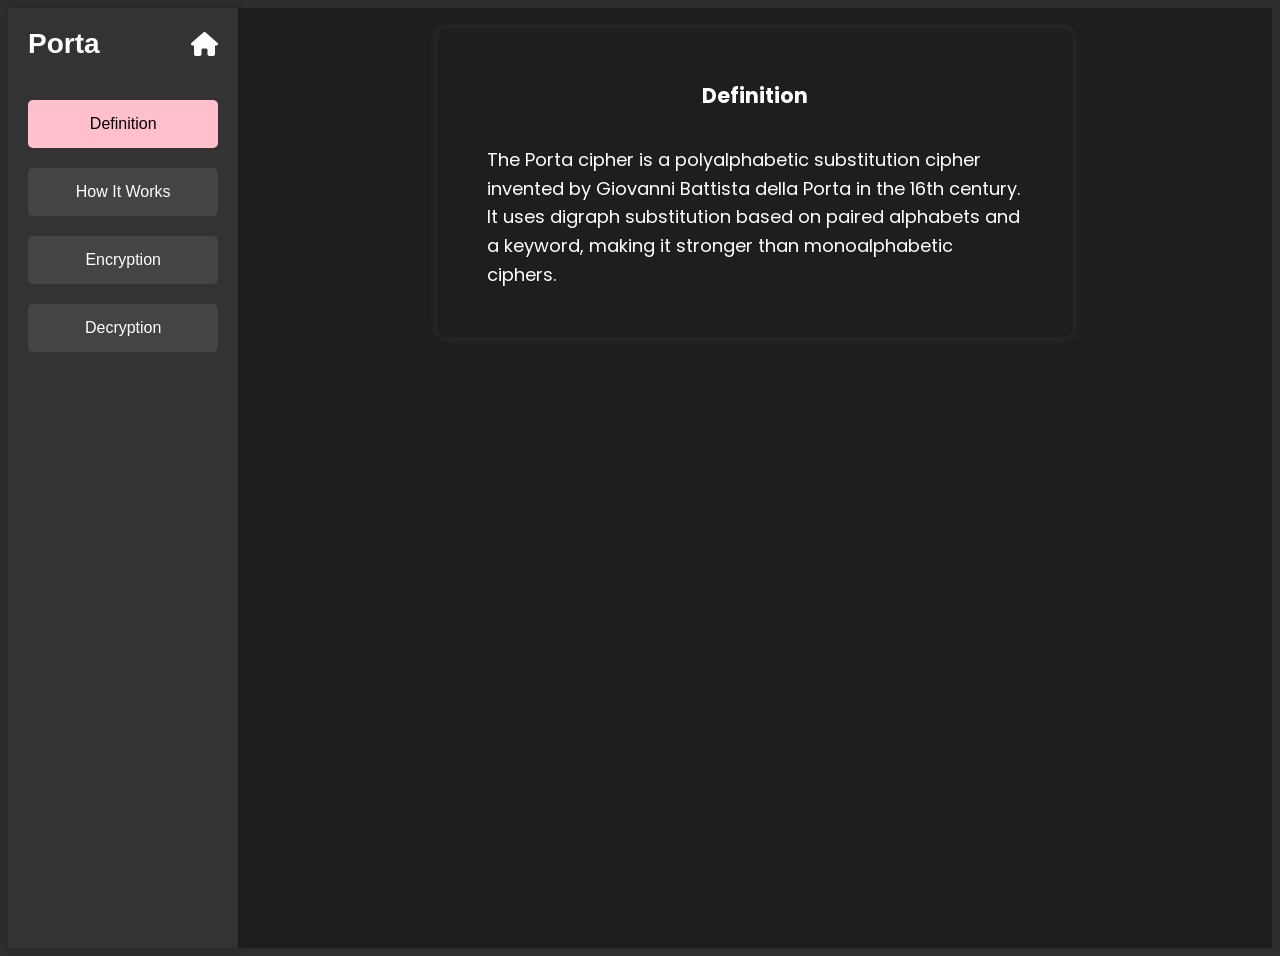
<file: pages/porta.html>
<!DOCTYPE html>
<html lang="en">

<head>
    <meta charset="UTF-8">
    <meta name="viewport" content="width=device-width, initial-scale=1.0">
    <title>Porta Cipher Runner</title>
    <link href="https://fonts.googleapis.com/css2?family=Poppins:wght@300;400;700&display=swap" rel="stylesheet">
    <link rel="stylesheet" href="https://cdnjs.cloudflare.com/ajax/libs/font-awesome/6.0.0-beta3/css/all.min.css">
    <link rel="stylesheet" type="text/css" href="css/style.css">
</head>

<body>

    <div class="sidebar">
        <div class="logo-container">
            <h2>Porta</h2>
            <a href="index.html">
                <i class="fas fa-home logo"></i>
            </a>
        </div>

        <button onclick="showSlide('definition')" class="active">Definition</button>
        <button onclick="showSlide('howToWork')">How It Works</button>
        <button onclick="showSlide('cryptage')">Encryption</button>
        <button onclick="showSlide('decryptage')">Decryption</button>
    </div>

    <div class="mobile-menu-btn" onclick="toggleSidebar()">
        <i class="fas fa-bars"></i>
    </div>
    <div class="sidebar-overlay" onclick="toggleSidebar()"></div>

    <div class="content">
        <div class="container">

            <div id="definition" class="slide active-slide">
                <div class="centered-content">
                    <h3>Definition</h3>
                    <p>The Porta cipher is a polyalphabetic substitution cipher invented by Giovanni Battista della Porta in the 16th century. It uses digraph substitution based on paired alphabets and a keyword, making it stronger than monoalphabetic ciphers.</p>
                </div>
            </div>
            <div id="howToWork" class="slide">
                <div class="centered-content">
                    <h3>How the Porta Cipher Works</h3>
                    <p>The Porta cipher uses a keyword and a set of fixed alphabets for encryption and decryption. Each letter of the key determines a specific alphabet pair for substitution.</p>

                    <h4>Encryption Process</h4>
                    <ol>
                        <li>Repeat the keyword to match the length of the plaintext.</li>
                        <li>For each letter in the plaintext, find the paired alphabet using the corresponding key letter.</li>
                        <li>Substitute the plaintext letter using the selected pair alphabet.</li>
                    </ol>

                    <h4>Decryption Process</h4>
                    <ol>
                        <li>Repeat the keyword to match the length of the ciphertext.</li>
                        <li>Use the corresponding pair alphabet to reverse the substitution.</li>
                    </ol>

                    <h4>Example</h4>
                    <p><b>Keyword:</b> KEY, <b>Plaintext:</b> MEET → <b>Ciphertext:</b> ???</p>
                </div>
            </div>

            <div id="cryptage" class="slide">
                <h3>Porta Cipher Encryption</h3>
                <input type="hidden" id="algorithmName" value="porta">
                <textarea readonly rows="15">
#include <stdio.h>
#include <string.h>
#include <ctype.h>
                        
char portaTable[13][2][14] = {
    {"ABCDEFGHIJKLM", "NOPQRSTUVWXYZ"},
    {"ABCDEFGHIJKLM", "OPQRSTUVWXYZN"},
    {"ABCDEFGHIJKLM", "PQRSTUVWXYZNM"},
    {"ABCDEFGHIJKLM", "QRSTUVWXYZNML"},
    {"ABCDEFGHIJKLM", "RSTUVWXYZNMLK"},
    {"ABCDEFGHIJKLM", "STUVWXYZNMLKJ"},
    {"ABCDEFGHIJKLM", "TUVWXYZNMLKJI"},
    {"ABCDEFGHIJKLM", "UVWXYZNMLKJIH"},
    {"ABCDEFGHIJKLM", "VWXYZNMLKJIHG"},
    {"ABCDEFGHIJKLM", "WXYZNMLKJIHGF"},
    {"ABCDEFGHIJKLM", "XYZNMLKJIHGFE"},
    {"ABCDEFGHIJKLM", "YZNMLKJIHGFED"},
    {"ABCDEFGHIJKLM", "ZNMLKJIHGFEDC"}
};
                        
int getIndex(char c) {
    return (toupper(c) - 'A') / 2;
}
                        
void encryptPorta(const char* plaintext, const char* key, char* ciphertext) {
    int j = 0;
    for (int i = 0; plaintext[i] != '\0'; i++) {
        char c = toupper(plaintext[i]);
        if (isalpha(c)) {
            int index = getIndex(key[j % strlen(key)]);
            const char* rowA = portaTable[index][0];
            const char* rowB = portaTable[index][1];
            const char* pos = strchr(rowA, c);
            if (pos) {
                int idx = pos - rowA;
                ciphertext[j++] = rowB[idx];
            } else {
                ciphertext[j++] = c;
            }
        } else if (isspace(c)) {
            ciphertext[j++] = ' ';
        } else {
            ciphertext[j++] = c;
        }
    }
    ciphertext[j] = '\0';
}
                        
int main() {
    char key[100];
    char plaintext[1000];
    char ciphertext[1000];
                        
    printf("Enter key: ");
    fgets(key, sizeof(key), stdin);
    key[strcspn(key, "\n")] = 0;
                        
    printf("Enter plaintext: ");
    fgets(plaintext, sizeof(plaintext), stdin);
    plaintext[strcspn(plaintext, "\n")] = 0;
                        
    encryptPorta(plaintext, key, ciphertext);
    printf("Encrypted text: %s\n", ciphertext);
                        
    return 0;
}
                                        </textarea>
                <br>
                <label for="key">Enter Key:</label>
                <input type="text" id="key" placeholder="Enter key..."><br><br>
                <label for="message">Enter Message:</label>
                <textarea id="message" rows="4" placeholder="Enter your message..."></textarea>
                <button onclick="runCipher()">Run</button>
                <h2 id="outputTitle">Output:</h2>
                <pre id="output"></pre>
            </div>

            <div id="decryptage" class="slide">
                <h3>Porta Cipher Decryption</h3>
                <textarea readonly rows="15">
#include <stdio.h>
#include <string.h>
#include <ctype.h>
                        
char portaTable[13][2][14] = {
    {"ABCDEFGHIJKLM", "NOPQRSTUVWXYZ"},
    {"ABCDEFGHIJKLM", "OPQRSTUVWXYZN"},
    {"ABCDEFGHIJKLM", "PQRSTUVWXYZNM"},
    {"ABCDEFGHIJKLM", "QRSTUVWXYZNML"},
    {"ABCDEFGHIJKLM", "RSTUVWXYZNMLK"},
    {"ABCDEFGHIJKLM", "STUVWXYZNMLKJ"},
    {"ABCDEFGHIJKLM", "TUVWXYZNMLKJI"},
    {"ABCDEFGHIJKLM", "UVWXYZNMLKJIH"},
    {"ABCDEFGHIJKLM", "VWXYZNMLKJIHG"},
    {"ABCDEFGHIJKLM", "WXYZNMLKJIHGF"},
    {"ABCDEFGHIJKLM", "XYZNMLKJIHGFE"},
    {"ABCDEFGHIJKLM", "YZNMLKJIHGFED"},
    {"ABCDEFGHIJKLM", "ZNMLKJIHGFEDC"}
};
                        
int getIndex(char c) {
    return (toupper(c) - 'A') / 2;
}
                        
void decryptPorta(const char* ciphertext, const char* key, char* plaintext) {
    int j = 0;
    for (int i = 0; ciphertext[i] != '\0'; i++) {
        char c = toupper(ciphertext[i]);
        if (isalpha(c)) {
            int index = getIndex(key[j % strlen(key)]);
            const char* rowB = portaTable[index][1];
            const char* rowA = portaTable[index][0];
            const char* pos = strchr(rowB, c);
            if (pos) {
                int idx = pos - rowB;
                plaintext[j++] = rowA[idx];
            } else {
                plaintext[j++] = c;
            }
        } else if (isspace(c)) {
            plaintext[j++] = ' ';
        } else {
            plaintext[j++] = c;
        }
    }
    plaintext[j] = '\0';
}
                        
int main() {
    char key[100];
    char ciphertext[1000];
    char plaintext[1000];
                        
    printf("Enter key: ");
    fgets(key, sizeof(key), stdin);
    key[strcspn(key, "\n")] = 0;
                        
    printf("Enter ciphertext: ");
    fgets(ciphertext, sizeof(ciphertext), stdin);
    ciphertext[strcspn(ciphertext, "\n")] = 0;
                        
    decryptPorta(ciphertext, key, plaintext);
    printf("Decrypted text: %s\n", plaintext);
                        
    return 0;
}
                                        </textarea>
                <br>
                <label for="keyDecryption">Enter Key:</label>
                <input type="text" id="keyDecryption" placeholder="Enter key..."><br><br>
                <label for="messageDecryption">Enter Message:</label>
                <textarea id="messageDecryption" rows="4" placeholder="Enter your message..."></textarea>
                <button onclick="runDecryption()">Run</button>
                <h2 id="outputTitle">Output:</h2>
                <pre id="outputDecryption"></pre>
            </div>

        </div>
    </div>

    <script>
        function showSlide(slideId) {
            const slides = document.querySelectorAll('.slide');
            slides.forEach(slide => slide.classList.remove('active-slide'));
            document.getElementById(slideId).classList.add('active-slide');
            sessionStorage.setItem('selectedSlide', slideId);
            updateSidebarButtons(slideId);
        }

        function updateSidebarButtons(activeSlide) {
            const buttons = document.querySelectorAll('.sidebar button');
            buttons.forEach(button => button.classList.remove('active'));
            const activeButton = document.querySelector(`[onclick="showSlide('${activeSlide}')"]`);
            if (activeButton) {
                activeButton.classList.add('active');
            }
        }

        window.onload = function () {
            const currentPage = document.title;
            const lastPage = localStorage.getItem('lastPage');
            if (lastPage !== currentPage) {
                sessionStorage.removeItem('selectedSlide');
                localStorage.setItem('lastPage', currentPage);
            }
            const savedSlide = sessionStorage.getItem('selectedSlide') || 'definition';
            showSlide(savedSlide, true);
        };

        window.addEventListener('beforeunload', function () {
            const navigationType = performance.getEntriesByType("navigation")[0].type;
            if (navigationType !== "navigate" && navigationType !== "reload") {
                sessionStorage.removeItem('selectedSlide');
            }
        });

        function showSlide(slideId) {
            const slides = document.querySelectorAll('.slide');
            slides.forEach(slide => slide.classList.remove('active-slide'));

            document.getElementById(slideId).classList.add('active-slide');
            sessionStorage.setItem('selectedSlide', slideId);

            updateSidebarButtons(slideId);
        }


        function runCipher() {
            const message = document.getElementById("message").value.trim();
            const key = document.getElementById("key").value.trim();
            if (!message || !key) {
                document.getElementById("output").textContent = "Please enter a message and key";
                return;
            }

            fetch("/run", {
                method: "POST",
                headers: { "Content-Type": "application/json" },
                body: JSON.stringify({
                    algorithm: "porta",
                    key: key,
                    message: message
                })
            })
                .then(response => response.text())
                .then(data => document.getElementById("output").textContent = data)
                .catch(error => {
                    console.error("Error:", error);
                    document.getElementById("output").textContent = "Error: " + error.message;
                });
        }

        function runDecryption() {
            const message = document.getElementById("messageDecryption").value.trim();
            const key = document.getElementById("keyDecryption").value.trim();
            if (!message || !key) {
                document.getElementById("outputDecryption").textContent = "Please enter a message and key";
                return;
            }

            fetch("/runDecryption", {
                method: "POST",
                headers: { "Content-Type": "application/json" },
                body: JSON.stringify({
                    algorithm: "porta",
                    key: key,
                    message: message
                })
            })
                .then(response => response.text())
                .then(data => document.getElementById("outputDecryption").textContent = data)
                .catch(error => {
                    console.error("Error:", error);
                    document.getElementById("outputDecryption").textContent = "Error: " + error.message;
                });
        }

        function toggleSidebar() {
            const sidebar = document.querySelector('.sidebar');
            const overlay = document.querySelector('.sidebar-overlay');

            const isActive = sidebar.classList.contains('active');

            if (isActive) {
                sidebar.classList.remove('active');
                overlay.classList.remove('active');
            } else {
                sidebar.classList.add('active');
                overlay.classList.add('active');
            }
        }
        document.addEventListener('click', function (event) {
            const sidebar = document.querySelector('.sidebar');
            const overlay = document.querySelector('.sidebar-overlay');
            const button = document.querySelector('.mobile-menu-btn');

            const clickedInsideSidebar = sidebar.contains(event.target);
            const clickedButton = button.contains(event.target);

            if (window.innerWidth <= 768 && !clickedInsideSidebar && !clickedButton) {
                sidebar.classList.remove('active');
                overlay.classList.remove('active');
            }
        });
        const sidebarButtons = document.querySelectorAll('.sidebar button');
        sidebarButtons.forEach(btn => {
            btn.addEventListener('click', () => {
                if (window.innerWidth <= 768) {
                    document.querySelector('.sidebar').classList.remove('active');
                    document.querySelector('.sidebar-overlay').classList.remove('active');
                }
            });
        });


    </script>

</body>

</html>
</file>
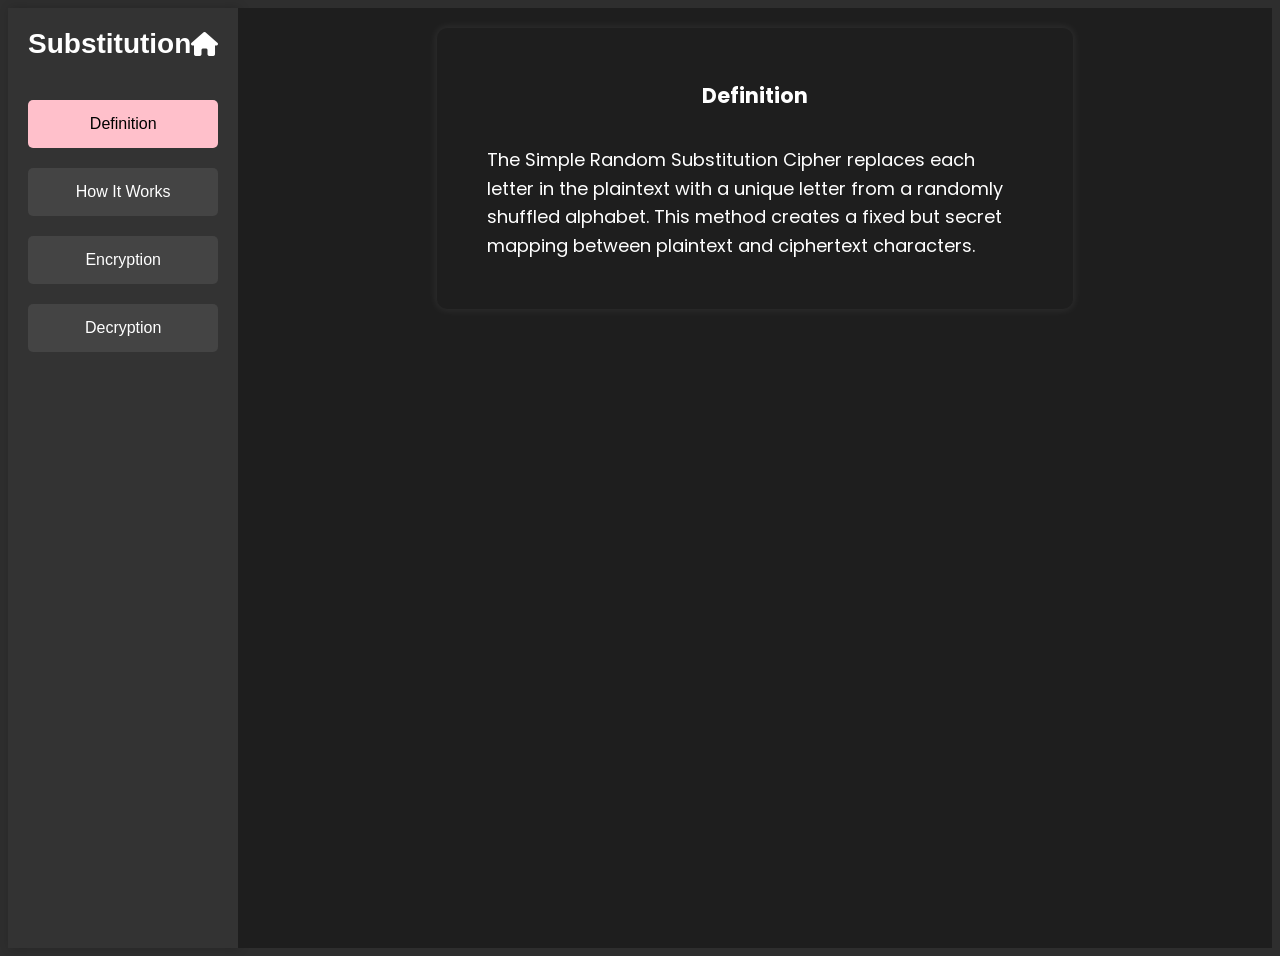
<file: pages/substitution.html>
<!DOCTYPE html>
<html lang="en">

<head>
    <meta charset="UTF-8">
    <meta name="viewport" content="width=device-width, initial-scale=1.0">
    <title>Random Substitution Cipher</title>
    <link href="https://fonts.googleapis.com/css2?family=Poppins:wght@300;400;700&display=swap" rel="stylesheet">
    <link rel="stylesheet" href="https://cdnjs.cloudflare.com/ajax/libs/font-awesome/6.0.0-beta3/css/all.min.css">
    <link rel="stylesheet" type="text/css" href="css/style.css">
</head>

<body>

    <div class="sidebar">
        <div class="logo-container">
            <h2>Substitution</h2>
            <a href="index.html">
                <i class="fas fa-home logo"></i>
            </a>
        </div>

        <button onclick="showSlide('definition')" class="active">Definition</button>
        <button onclick="showSlide('howToWork')">How It Works</button>
        <button onclick="showSlide('cryptage')">Encryption</button>
        <button onclick="showSlide('decryptage')">Decryption</button>
    </div>

    <div class="mobile-menu-btn" onclick="toggleSidebar()">
        <i class="fas fa-bars"></i>
    </div>
    <div class="sidebar-overlay" onclick="toggleSidebar()"></div>
    <div class="content">
        <div class="container">
            <div id="definition" class="slide active-slide">
                <div class="centered-content">
                    <h3>Definition</h3>
                    <p>The Simple Random Substitution Cipher replaces each letter in the plaintext with a unique letter
                        from a randomly shuffled alphabet. This method creates a fixed but secret mapping between
                        plaintext and ciphertext characters.</p>
                </div>
            </div>
            <div id="howToWork" class="slide">
                <div class="centered-content">
                    <h3>How the Substitution Cipher Works</h3>
                    <h4>Encryption Process</h4>
                    <ol>
                        <li>Generate a random substitution key (e.g., shuffled alphabet).</li>
                        <li>Replace each letter of the plaintext with the corresponding letter in the substitution key.</li>
                        <li>Leave non-letter characters unchanged (optional).</li>
                    </ol>

                    <h4>Decryption Process</h4>
                    <ol>
                        <li>Use the same key used in encryption.</li>
                        <li>Map each letter of the ciphertext back to the original alphabet.</li>
                    </ol>

                    <h4>Example</h4>
                    <p><b>Plain Alphabet:</b> ABCDEFGHIJKLMNOPQRSTUVWXYZ</p>
                    <p><b>Key Alphabet:</b> QWERTYUIOPLKJHGFDSAZXCVBNM</p>
                    <p><b>Plaintext:</b> HELLO → <b>Ciphertext:</b> ITSSG</p>
                </div>
            </div>
            <div id="cryptage" class="slide">
                <h3>Substitution Cipher Encryption</h3>
                <textarea readonly rows="15">
#include <stdio.h>
#include <string.h>
#include <ctype.h>

void encryptSubstitution(const char *plaintext, char *ciphertext, const char *key) {
    for (int i = 0; plaintext[i] != '\0'; i++) {
        char c = toupper(plaintext[i]);
        if (c >= 'A' && c <= 'Z') {
            ciphertext[i] = key[c - 'A'];
        } else {
            ciphertext[i] = plaintext[i];
        }
    }
    ciphertext[strlen(plaintext)] = '\0';
}

int main() {
    char key[27] = "QWERTYUIOPLKJHGFDSAZXCVBNM"; 
    char plaintext[1000], ciphertext[1000];

    printf("Enter the plaintext: ");
    fgets(plaintext, sizeof(plaintext), stdin);
    plaintext[strcspn(plaintext, "\n")] = '\0';

    encryptSubstitution(plaintext, ciphertext, key);
    printf("Encrypted text: %s\n", ciphertext);

    return 0;
}
                </textarea>
                <br>
                <label for="message">Enter Message:</label>
                <textarea id="message" rows="4" placeholder="Enter your message..."></textarea>
                <button onclick="runCipher()">Run</button>
                <h2 id="outputTitle">Output:</h2>
                <pre id="output"></pre>
            </div>
            <div id="decryptage" class="slide">
                <h3>Substitution Cipher Decryption</h3>
                <textarea readonly rows="15">
#include <stdio.h>
#include <string.h>
#include <ctype.h>

void decryptSubstitution(const char *ciphertext, char *plaintext, const char *key) {
    char reverseKey[26];
    for (int i = 0; i < 26; i++) {
        reverseKey[toupper(key[i]) - 'A'] = 'A' + i;
    }

    for (int i = 0; ciphertext[i] != '\0'; i++) {
        char c = toupper(ciphertext[i]);
        if (c >= 'A' && c <= 'Z') {
            plaintext[i] = reverseKey[c - 'A'];
        } else {
            plaintext[i] = ciphertext[i];
        }
    }
    plaintext[strlen(ciphertext)] = '\0';
}

int main() {
    char key[27] = "QWERTYUIOPLKJHGFDSAZXCVBNM"; 
    char ciphertext[1000], plaintext[1000];

    printf("Enter the ciphertext: ");
    fgets(ciphertext, sizeof(ciphertext), stdin);
    ciphertext[strcspn(ciphertext, "\n")] = '\0';

    decryptSubstitution(ciphertext, plaintext, key);
    printf("Decrypted text: %s\n", plaintext);

    return 0;
}
                </textarea>
                <br>
                <label for="messageDecryption">Enter Message:</label>
                <textarea id="messageDecryption" rows="4" placeholder="Enter your message..."></textarea>
                <button onclick="runDecryption()">Run</button>
                <h2 id="outputTitle">Output:</h2>
                <pre id="outputDecryption"></pre>
            </div>

        </div>
    </div>

    <script>
        function showSlide(slideId) {
            const slides = document.querySelectorAll('.slide');
            slides.forEach(slide => slide.classList.remove('active-slide'));
            document.getElementById(slideId).classList.add('active-slide');
            sessionStorage.setItem('selectedSlide', slideId);
            updateSidebarButtons(slideId);
        }

        function updateSidebarButtons(activeSlide) {
            const buttons = document.querySelectorAll('.sidebar button');
            buttons.forEach(button => button.classList.remove('active'));
            const activeButton = document.querySelector(`[onclick="showSlide('${activeSlide}')"]`);
            if (activeButton) {
                activeButton.classList.add('active');
            }
        }

        window.onload = function () {
            const currentPage = document.title;
            const lastPage = localStorage.getItem('lastPage');
            if (lastPage !== currentPage) {
                sessionStorage.removeItem('selectedSlide');
                localStorage.setItem('lastPage', currentPage);
            }
            const savedSlide = sessionStorage.getItem('selectedSlide') || 'definition';
            showSlide(savedSlide, true);
        };

        window.addEventListener('beforeunload', function () {
            const navigationType = performance.getEntriesByType("navigation")[0].type;
            if (navigationType !== "navigate" && navigationType !== "reload") {
                sessionStorage.removeItem('selectedSlide');
            }
        });

        function showSlide(slideId) {
            const slides = document.querySelectorAll('.slide');
            slides.forEach(slide => slide.classList.remove('active-slide'));

            document.getElementById(slideId).classList.add('active-slide');
            sessionStorage.setItem('selectedSlide', slideId);

            updateSidebarButtons(slideId);
        }


        function runCipher() {
            const message = document.getElementById("message").value.trim();
            if (!message) {
                document.getElementById("output").textContent = "Please enter a message";
                return;
            }

            fetch("/run", {
                method: "POST",
                headers: { "Content-Type": "application/json" },
                body: JSON.stringify({
                    algorithm: "substitution",
                    key: "zyxwvutsrqponmlkjihgfedcba",
                    message: message
                })
            })
                .then(response => response.text())
                .then(data => document.getElementById("output").textContent = data)
                .catch(error => {
                    console.error("Error:", error);
                    document.getElementById("output").textContent = "Error: " + error.message;
                });
        }

        function runDecryption() {
            const message = document.getElementById("messageDecryption").value.trim();
            if (!message) {
                document.getElementById("outputDecryption").textContent = "Please enter a message";
                return;
            }

            fetch("/runDecryption", {
                method: "POST",
                headers: { "Content-Type": "application/json" },
                body: JSON.stringify({
                    algorithm: "substitution",
                    key: "zyxwvutsrqponmlkjihgfedcba", //i changed this it was like : QWERTYUIOPLKJHGFDSAZXCVBNM 
                    message: message
                })
            })
                .then(response => response.text())
                .then(data => document.getElementById("outputDecryption").textContent = data)
                .catch(error => {
                    console.error("Error:", error);
                    document.getElementById("outputDecryption").textContent = "Error: " + error.message;
                });
        }

        function toggleSidebar() {
            const sidebar = document.querySelector('.sidebar');
            const overlay = document.querySelector('.sidebar-overlay');

            const isActive = sidebar.classList.contains('active');

            if (isActive) {
                sidebar.classList.remove('active');
                overlay.classList.remove('active');
            } else {
                sidebar.classList.add('active');
                overlay.classList.add('active');
            }
        }

        document.addEventListener('click', function (event) {
            const sidebar = document.querySelector('.sidebar');
            const overlay = document.querySelector('.sidebar-overlay');
            const button = document.querySelector('.mobile-menu-btn');

            const clickedInsideSidebar = sidebar.contains(event.target);
            const clickedButton = button.contains(event.target);

            if (window.innerWidth <= 768 && !clickedInsideSidebar && !clickedButton) {
                sidebar.classList.remove('active');
                overlay.classList.remove('active');
            }
        });
        const sidebarButtons = document.querySelectorAll('.sidebar button');
        sidebarButtons.forEach(btn => {
            btn.addEventListener('click', () => {
                if (window.innerWidth <= 768) {
                    document.querySelector('.sidebar').classList.remove('active');
                    document.querySelector('.sidebar-overlay').classList.remove('active');
                }
            });
        });


    </script>

</body>

</html>
</file>
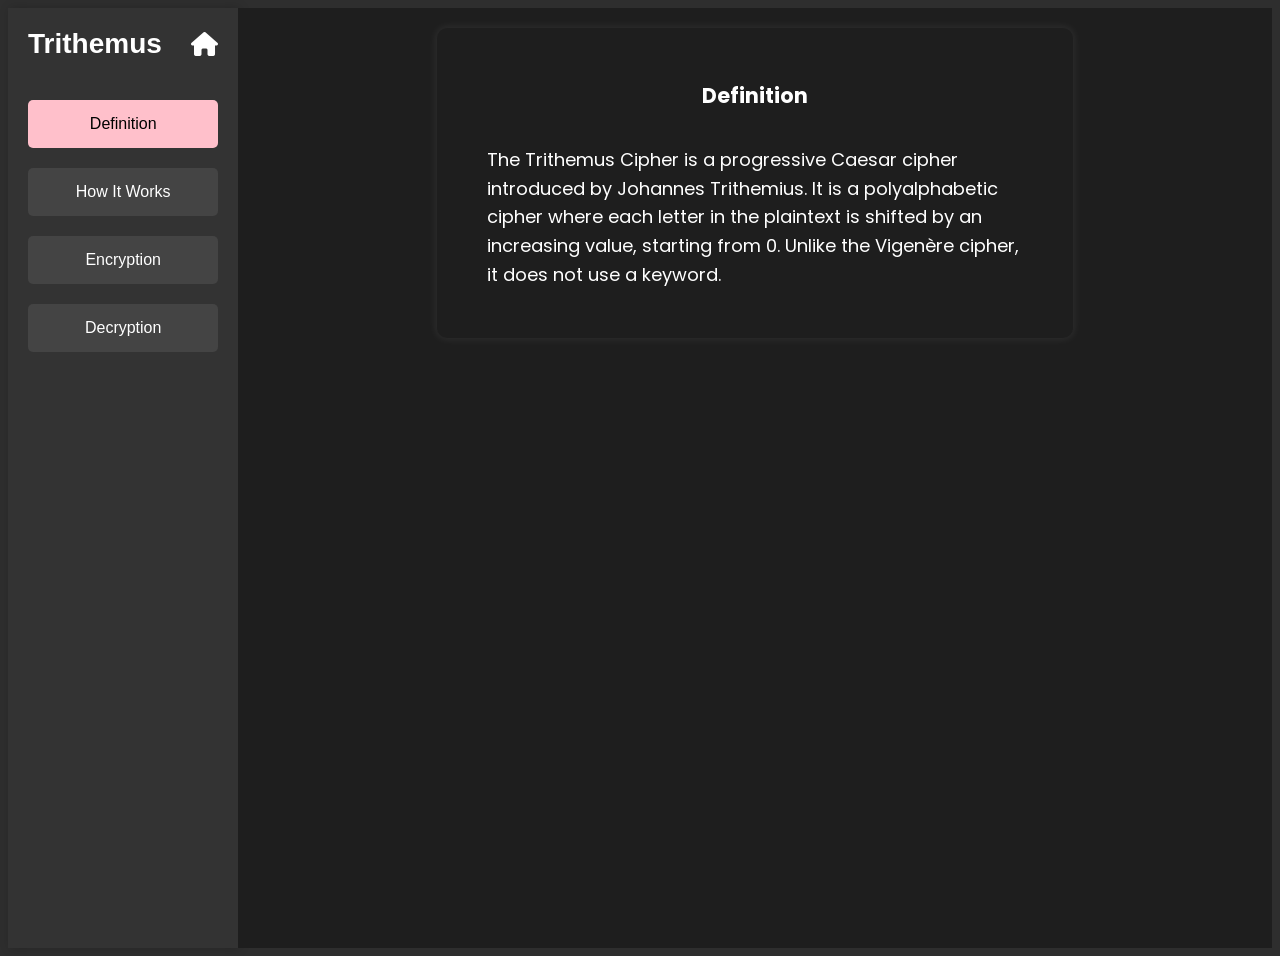
<file: pages/trithemus.html>
<!DOCTYPE html>
<html lang="en">

<head>
    <meta charset="UTF-8">
    <meta name="viewport" content="width=device-width, initial-scale=1.0">
    <title>Trithemus Cipher Runner</title>
    <link href="https://fonts.googleapis.com/css2?family=Poppins:wght@300;400;700&display=swap" rel="stylesheet">
    <link rel="stylesheet" href="https://cdnjs.cloudflare.com/ajax/libs/font-awesome/6.0.0-beta3/css/all.min.css">
    <link rel="stylesheet" type="text/css" href="css/style.css">
</head>

<body>

    <div class="sidebar">
        <div class="logo-container">
            <h2>Trithemus</h2>
            <a href="index.html">
                <i class="fas fa-home logo"></i>
            </a>
        </div>

        <button onclick="showSlide('definition')" class="active">Definition</button>
        <button onclick="showSlide('howToWork')">How It Works</button>
        <button onclick="showSlide('cryptage')">Encryption</button>
        <button onclick="showSlide('decryptage')">Decryption</button>
    </div>

    <div class="mobile-menu-btn" onclick="toggleSidebar()">
        <i class="fas fa-bars"></i>
    </div>
    <div class="sidebar-overlay" onclick="toggleSidebar()"></div>

    <div class="content">
        <div class="container">

            <div id="definition" class="slide active-slide">
                <div class="centered-content">
                    <h3>Definition</h3>
                    <p>The Trithemus Cipher is a progressive Caesar cipher introduced by Johannes Trithemius. It is a polyalphabetic cipher where each letter in the plaintext is shifted by an increasing value, starting from 0. Unlike the Vigenère cipher, it does not use a keyword.</p>
                </div>
            </div>

            <div id="howToWork" class="slide">
                <div class="centered-content">
                    <h3>How the Trithemus Cipher Works</h3>
                    <p>The cipher increases the shift with each letter in the message, starting with A=0, B=1, C=2, etc.</p>

                    <h4>Encryption Process</h4>
                    <ol>
                        <li>Start with a shift of 0 for the first character.</li>
                        <li>Increase the shift by 1 for each subsequent character.</li>
                        <li>Shift each letter forward in the alphabet by the current shift value (modulo 26).</li>
                    </ol>

                    <h4>Decryption Process</h4>
                    <ol>
                        <li>Start with a shift of 0 for the first character.</li>
                        <li>Decrease each letter by the corresponding shift (modulo 26).</li>
                        <li>Continue increasing the shift by 1 for each next character.</li>
                    </ol>

                    <h4>Example</h4>
                    <p><b>Plaintext:</b> ABC → <b>Ciphertext:</b> A (shift 0), C (shift 1), E (shift 2)</p>
                    <p>Result: <b>ACE</b></p>
                </div>
            </div>

            <div id="cryptage" class="slide">
                <h3>Trithemus Cipher Encryption</h3>
                <input type="hidden" id="algorithmName" value="trithemus">
                <textarea readonly rows="10">
#include <stdio.h>
#include <string.h>
#include <ctype.h>

void encryptTrithemus(const char *plaintext, char *ciphertext) {
    int i, shift;
    for (i = 0; plaintext[i] != '\0'; i++) {
        char c = toupper(plaintext[i]);
        if (isalpha(c)) {
            shift = i % 26;
            ciphertext[i] = ((c - 'A' + shift) % 26) + 'A';
        } else {
            ciphertext[i] = c;
        }
    }
    ciphertext[i] = '\0';
}

int main() {
    char plaintext[1000];
    char ciphertext[1000];

    printf("Enter the plaintext: ");
    fgets(plaintext, sizeof(plaintext), stdin);
    plaintext[strcspn(plaintext, "\n")] = 0;

    encryptTrithemus(plaintext, ciphertext);
    printf("Encrypted Text: %s\n", ciphertext);
    return 0;
}
                </textarea>
                <br>
                <label for="message">Enter Message:</label>
                <textarea id="message" rows="4" placeholder="Enter your message..."></textarea>
                <button onclick="runCipher()">Run</button>
                <h2 id="outputTitle">Output:</h2>
                <pre id="output"></pre>
            </div>

            <div id="decryptage" class="slide">
                <h3>Trithemus Cipher Decryption</h3>
                <textarea readonly rows="10">
#include <stdio.h>
#include <string.h>
#include <ctype.h>

void decryptTrithemus(const char *ciphertext, char *plaintext) {
    int i, shift;
    for (i = 0; ciphertext[i] != '\0'; i++) {
        char c = toupper(ciphertext[i]);
        if (isalpha(c)) {
            shift = i % 26;
            plaintext[i] = ((c - 'A' - shift + 26) % 26) + 'A';
        } else {
            plaintext[i] = c;
        }
    }
    plaintext[i] = '\0';
}

int main() {
    char ciphertext[1000];
    char plaintext[1000];

    printf("Enter the ciphertext: ");
    fgets(ciphertext, sizeof(ciphertext), stdin);
    ciphertext[strcspn(ciphertext, "\n")] = 0;

    decryptTrithemus(ciphertext, plaintext);
    printf("Decrypted Text: %s\n", plaintext);
    return 0;
}
                </textarea>
                <br>
                <label for="messageDecryption">Enter Message:</label>
                <textarea id="messageDecryption" rows="4" placeholder="Enter your message..."></textarea>
                <button onclick="runDecryption()">Run</button>
                <h2 id="outputTitle">Output:</h2>
                <pre id="outputDecryption"></pre>
            </div>

        </div>
    </div>

    <script>
        function showSlide(slideId) {
            const slides = document.querySelectorAll('.slide');
            slides.forEach(slide => slide.classList.remove('active-slide'));
            document.getElementById(slideId).classList.add('active-slide');
            sessionStorage.setItem('selectedSlide', slideId);
            updateSidebarButtons(slideId);
        }

        function updateSidebarButtons(activeSlide) {
            const buttons = document.querySelectorAll('.sidebar button');
            buttons.forEach(button => button.classList.remove('active'));
            const activeButton = document.querySelector(`[onclick="showSlide('${activeSlide}')"]`);
            if (activeButton) {
                activeButton.classList.add('active');
            }
        }

        window.onload = function () {
            const currentPage = document.title;
            const lastPage = localStorage.getItem('lastPage');
            if (lastPage !== currentPage) {
                sessionStorage.removeItem('selectedSlide');
                localStorage.setItem('lastPage', currentPage);
            }
            const savedSlide = sessionStorage.getItem('selectedSlide') || 'definition';
            showSlide(savedSlide, true);
        };

        window.addEventListener('beforeunload', function () {
            const navigationType = performance.getEntriesByType("navigation")[0].type;
            if (navigationType !== "navigate" && navigationType !== "reload") {
                sessionStorage.removeItem('selectedSlide');
            }
        });

        function showSlide(slideId) {
            const slides = document.querySelectorAll('.slide');
            slides.forEach(slide => slide.classList.remove('active-slide'));

            document.getElementById(slideId).classList.add('active-slide');
            sessionStorage.setItem('selectedSlide', slideId);

            updateSidebarButtons(slideId);
        }

        function runCipher() {
            const message = document.getElementById("message").value.trim();
            if (!message) {
                document.getElementById("output").textContent = "Please enter a message";
                return;
            }

            fetch("/run", {
                method: "POST",
                headers: { "Content-Type": "application/json" },
                body: JSON.stringify({
                    algorithm: "trithemus",
                    key: "",
                    message: message
                })
            })
                .then(response => response.text())
                .then(data => document.getElementById("output").textContent = data)
                .catch(error => {
                    console.error("Error:", error);
                    document.getElementById("output").textContent = "Error: " + error.message;
                });
        }

        function runDecryption() {
            const message = document.getElementById("messageDecryption").value.trim();
            if (!message) {
                document.getElementById("outputDecryption").textContent = "Please enter a message";
                return;
            }

            fetch("/runDecryption", {
                method: "POST",
                headers: { "Content-Type": "application/json" },
                body: JSON.stringify({
                    algorithm: "trithemus",
                    key: "",
                    message: message
                })
            })
                .then(response => response.text())
                .then(data => document.getElementById("outputDecryption").textContent = data)
                .catch(error => {
                    console.error("Error:", error);
                    document.getElementById("outputDecryption").textContent = "Error: " + error.message;
                });
        }

        function toggleSidebar() {
            const sidebar = document.querySelector('.sidebar');
            const overlay = document.querySelector('.sidebar-overlay');

            const isActive = sidebar.classList.contains('active');

            if (isActive) {
                sidebar.classList.remove('active');
                overlay.classList.remove('active');
            } else {
                sidebar.classList.add('active');
                overlay.classList.add('active');
            }
        }
        document.addEventListener('click', function (event) {
            const sidebar = document.querySelector('.sidebar');
            const overlay = document.querySelector('.sidebar-overlay');
            const button = document.querySelector('.mobile-menu-btn');

            const clickedInsideSidebar = sidebar.contains(event.target);
            const clickedButton = button.contains(event.target);

            if (window.innerWidth <= 768 && !clickedInsideSidebar && !clickedButton) {
                sidebar.classList.remove('active');
                overlay.classList.remove('active');
            }
        });

        const sidebarButtons = document.querySelectorAll('.sidebar button');
        sidebarButtons.forEach(btn => {
            btn.addEventListener('click', () => {
                if (window.innerWidth <= 768) {
                    document.querySelector('.sidebar').classList.remove('active');
                    document.querySelector('.sidebar-overlay').classList.remove('active');
                }
            });
        });


    </script>

</body>

</html>
</file>
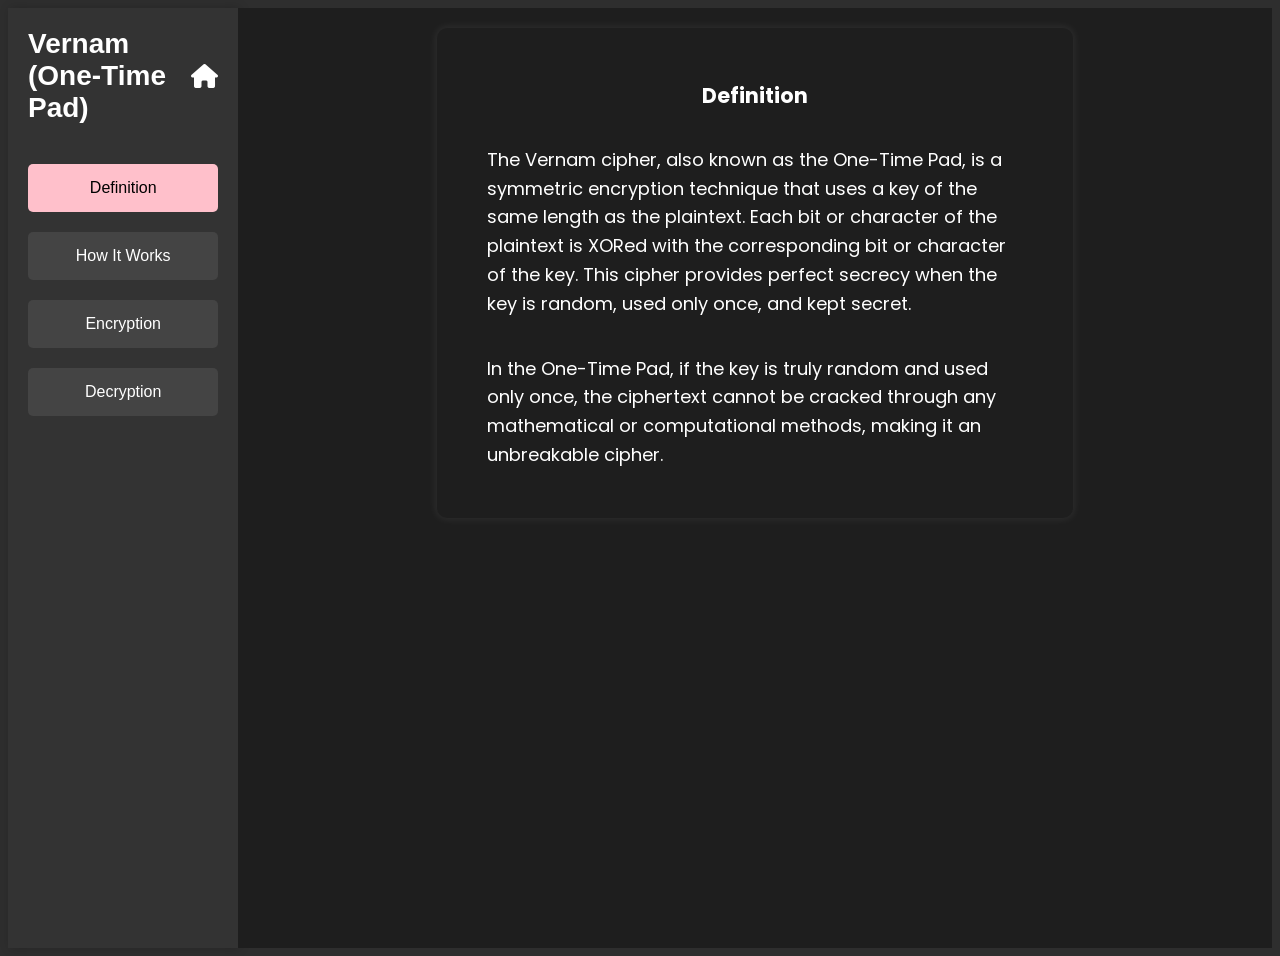
<file: pages/vernam.html>
<!DOCTYPE html>
<html lang="en">

<head>
  <meta charset="UTF-8" />
  <meta name="viewport" content="width=device-width, initial-scale=1.0" />
  <title>Vernam Cipher (One-Time Pad)</title>
  <link href="https://fonts.googleapis.com/css2?family=Poppins:wght@300;400;700&display=swap" rel="stylesheet">
  <link rel="stylesheet" href="https://cdnjs.cloudflare.com/ajax/libs/font-awesome/6.0.0-beta3/css/all.min.css">
  <link rel="stylesheet" type="text/css" href="css/style.css">
</head>

<body>
  <div class="sidebar">
    <div class="logo-container">
      <h2>Vernam (One-Time Pad)</h2>
      <a href="index.html">
        <i class="fas fa-home logo"></i>
      </a>
    </div>

    <button onclick="showSlide('definition')" class="active">Definition</button>
    <button onclick="showSlide('howToWork')">How It Works</button>
    <button onclick="showSlide('cryptage')">Encryption</button>
    <button onclick="showSlide('decryptage')">Decryption</button>
  </div>

  <div class="mobile-menu-btn" onclick="toggleSidebar()"><i class="fas fa-bars"></i></div>
  <div class="sidebar-overlay" onclick="toggleSidebar()"></div>

  <div class="content">
    <div class="container">

      <div id="definition" class="slide active-slide">
        <div class="centered-content">
          <h3>Definition</h3>
          <p>The Vernam cipher, also known as the One-Time Pad, is a symmetric encryption technique that uses a key of
            the same length as the plaintext. Each bit or character of the plaintext is XORed with the corresponding bit
            or character of the key. This cipher provides perfect secrecy when the key is random, used only once, and
            kept secret.</p>
          <p>In the One-Time Pad, if the key is truly random and used only once, the ciphertext cannot be cracked
            through any mathematical or computational methods, making it an unbreakable cipher.</p>
        </div>
      </div>

      <div id="howToWork" class="slide">
        <div class="centered-content">
          <h3>How the Vernam One-Time Pad Works</h3>
          <h4>Encryption Process</h4>
          <ol>
            <li>Convert each character of the plaintext and key into their binary or ASCII equivalents.</li>
            <li>Apply the XOR operation between the plaintext and the key, bit by bit or character by character.</li>
            <li>The result is the ciphertext, which looks random and bears no relation to the plaintext.</li>
          </ol>
          <h4>Decryption Process</h4>
          <ol>
            <li>The ciphertext is XORed with the same key used during encryption.</li>
            <li>Since XOR is a reversible operation, the result is the original plaintext.</li>
          </ol>
          <h4>Important Notes</h4>
          <ul>
            <li>The key must be truly random, at least as long as the message, and never reused.</li>
            <li>If the key is reused or predictable, the cipher is no longer secure.</li>
            <li>Since the key must be as long as the message, it can be impractical for large amounts of data.</li>
          </ul>
        </div>
      </div>

      <div id="cryptage" class="slide">
        <h3>Vernam Cipher Encryption</h3>
        <input type="hidden" id="algorithmName" value="vernam">
        <textarea readonly rows="10">
#include <stdio.h>
#include <string.h>

void stringEncryption(const char *text, const char *key, char *cipherText) {
  int length = strlen(key);
  for (int i = 0; i < length; i++) {
    int textChar = toupper(text[i]) - 'A';
    int keyChar = toupper(key[i]) - 'A';
    int sum = textChar + keyChar;
        
    if (sum > 25) {
      sum -= 26;
    }
        
    cipherText[i] = sum + 'A';
  }
  cipherText[length] = '\0';
}

int main() {
  char plaintext[1000], key[1000], ciphertext[1000];

  printf("Enter the plaintext: ");
  fgets(plaintext, sizeof(plaintext), stdin);
  plaintext[strcspn(plaintext, "\n")] = 0;

  printf("Enter the key (same length): ");
  fgets(key, sizeof(key), stdin);
  key[strcspn(key, "\n")] = 0;

  if (strlen(plaintext) != strlen(key)) {
    printf("Error: Key must be the same length as plaintext.\n");
    return 1;
  }

  for (int i = 0; plaintext[i]; i++) {
    plaintext[i] = toupper(plaintext[i]);
  }
  for (int i = 0; key[i]; i++) {
    key[i] = toupper(key[i]);
  }

  stringEncryption(plaintext, key, ciphertext);
  printf("Encrypted text: %s\n", ciphertext);
  return 0;
}
                    </textarea>
        <br>
        <label for="message">Enter Message:</label>
        <textarea id="message" rows="4" placeholder="Enter your message..."></textarea>
        <label for="key">Enter Key (same length):</label>
        <textarea id="key" rows="2" placeholder="Enter your key..."></textarea>
        <button onclick="runCipher()">Run</button>
        <h2 id="outputTitle">Output:</h2>
        <pre id="output"></pre>
      </div>

      <div id="decryptage" class="slide">
        <h3>Vernam Cipher Decryption</h3>
        <textarea readonly rows="10">
#include <stdio.h>
#include <string.h>

void decryptVernam(char *ciphertext, char *key, char *plaintext) {
  int textLen = strlen(ciphertext);
  int keyLen = strlen(key);
  int i;

  for (i = 0; i < textLen; i++) {
    if (isalpha(ciphertext[i])) {
      int cipherChar = toupper(ciphertext[i]) - 'A';
      int keyChar = toupper(key[i % keyLen]) - 'A';

      int plainChar = (cipherChar - keyChar + 26) % 26;
      plaintext[i] = plainChar + 'A';
    } else {
      plaintext[i] = ciphertext[i];
    }
  }
  plaintext[i] = '\0';
}

int main() {
  char ciphertext[1000], key[1000], plaintext[1000];

  printf("Enter the ciphertext (as plain text input): ");
  fgets(ciphertext, sizeof(ciphertext), stdin);
  ciphertext[strcspn(ciphertext, "\n")] = 0;

  printf("Enter the key (same length): ");
  fgets(key, sizeof(key), stdin);
  key[strcspn(key, "\n")] = 0;

  if (strlen(ciphertext) != strlen(key)) {
    printf("Error: Key must be the same length as ciphertext.\n");
    return 1;
  }

  decryptVernam(ciphertext, key, plaintext);
  printf("Decrypted Text: %s\n", plaintext);

  return 0;
}
                                </textarea>
        <br>
        <label for="messageDecryption">Enter Ciphertext:</label>
        <textarea id="messageDecryption" rows="4" placeholder="Enter your ciphertext..."></textarea>
        <label for="keyDecryption">Enter Key:</label>
        <textarea id="keyDecryption" rows="2" placeholder="Enter your key..."></textarea>
        <button onclick="runDecryption()">Run</button>
        <h2 id="outputTitle">Output:</h2>
        <pre id="outputDecryption"></pre>
      </div>

    </div>
  </div>

  <script>
    function showSlide(slideId) {
      const slides = document.querySelectorAll('.slide');
      slides.forEach(slide => slide.classList.remove('active-slide'));
      document.getElementById(slideId).classList.add('active-slide');
      sessionStorage.setItem('selectedSlide', slideId);
      updateSidebarButtons(slideId);
    }

    function updateSidebarButtons(activeSlide) {
      const buttons = document.querySelectorAll('.sidebar button');
      buttons.forEach(button => button.classList.remove('active'));
      const activeButton = document.querySelector(`[onclick="showSlide('${activeSlide}')"]`);
      if (activeButton) activeButton.classList.add('active');
    }

    window.onload = function () {
      const currentPage = document.title;
      const lastPage = localStorage.getItem('lastPage');
      if (lastPage !== currentPage) {
        sessionStorage.removeItem('selectedSlide');
        localStorage.setItem('lastPage', currentPage);
      }
      const savedSlide = sessionStorage.getItem('selectedSlide') || 'definition';
      showSlide(savedSlide, true);
    };

    window.addEventListener('beforeunload', function () {
      const navigationType = performance.getEntriesByType("navigation")[0].type;
      if (navigationType !== "navigate" && navigationType !== "reload") {
        sessionStorage.removeItem('selectedSlide');
      }
    });

    function showSlide(slideId) {
      const slides = document.querySelectorAll('.slide');
      slides.forEach(slide => slide.classList.remove('active-slide'));

      document.getElementById(slideId).classList.add('active-slide');
      sessionStorage.setItem('selectedSlide', slideId);

      updateSidebarButtons(slideId);
    }

    function runCipher() {
      const message = document.getElementById("message").value.trim();
      const key = document.getElementById("key").value.trim();
      if (!message || !key) {
        document.getElementById("output").textContent = "Please enter message and key.";
        return;
      }

      fetch("/run", {
        method: "POST",
        headers: { "Content-Type": "application/json" },
        body: JSON.stringify({ algorithm: "vernam", key: key, message: message })
      })
        .then(response => response.text())
        .then(data => document.getElementById("output").textContent = data)
        .catch(error => document.getElementById("output").textContent = "Error: " + error.message);
    }

    function runDecryption() {
      const message = document.getElementById("messageDecryption").value.trim();
      const key = document.getElementById("keyDecryption").value.trim();
      if (!message || !key) {
        document.getElementById("outputDecryption").textContent = "Please enter ciphertext and key.";
        return;
      }

      fetch("/runDecryption", {
        method: "POST",
        headers: { "Content-Type": "application/json" },
        body: JSON.stringify({ algorithm: "vernam", key: key, message: message })
      })
        .then(response => response.text())
        .then(data => document.getElementById("outputDecryption").textContent = data)
        .catch(error => document.getElementById("outputDecryption").textContent = "Error: " + error.message);
    }

    function toggleSidebar() {
      const sidebar = document.querySelector('.sidebar');
      const overlay = document.querySelector('.sidebar-overlay');

      const isActive = sidebar.classList.contains('active');

      if (isActive) {
        sidebar.classList.remove('active');
        overlay.classList.remove('active');
      } else {
        sidebar.classList.add('active');
        overlay.classList.add('active');
      }
    }

    document.addEventListener('click', function (event) {
      const sidebar = document.querySelector('.sidebar');
      const overlay = document.querySelector('.sidebar-overlay');
      const button = document.querySelector('.mobile-menu-btn');

      const clickedInsideSidebar = sidebar.contains(event.target);
      const clickedButton = button.contains(event.target);

      if (window.innerWidth <= 768 && !clickedInsideSidebar && !clickedButton) {
        sidebar.classList.remove('active');
        overlay.classList.remove('active');
      }
    });

    const sidebarButtons = document.querySelectorAll('.sidebar button');
    sidebarButtons.forEach(btn => {
      btn.addEventListener('click', () => {
        if (window.innerWidth <= 768) {
          document.querySelector('.sidebar').classList.remove('active');
          document.querySelector('.sidebar-overlay').classList.remove('active');
        }
      });
    });


  </script>
</body>

</html>
</file>
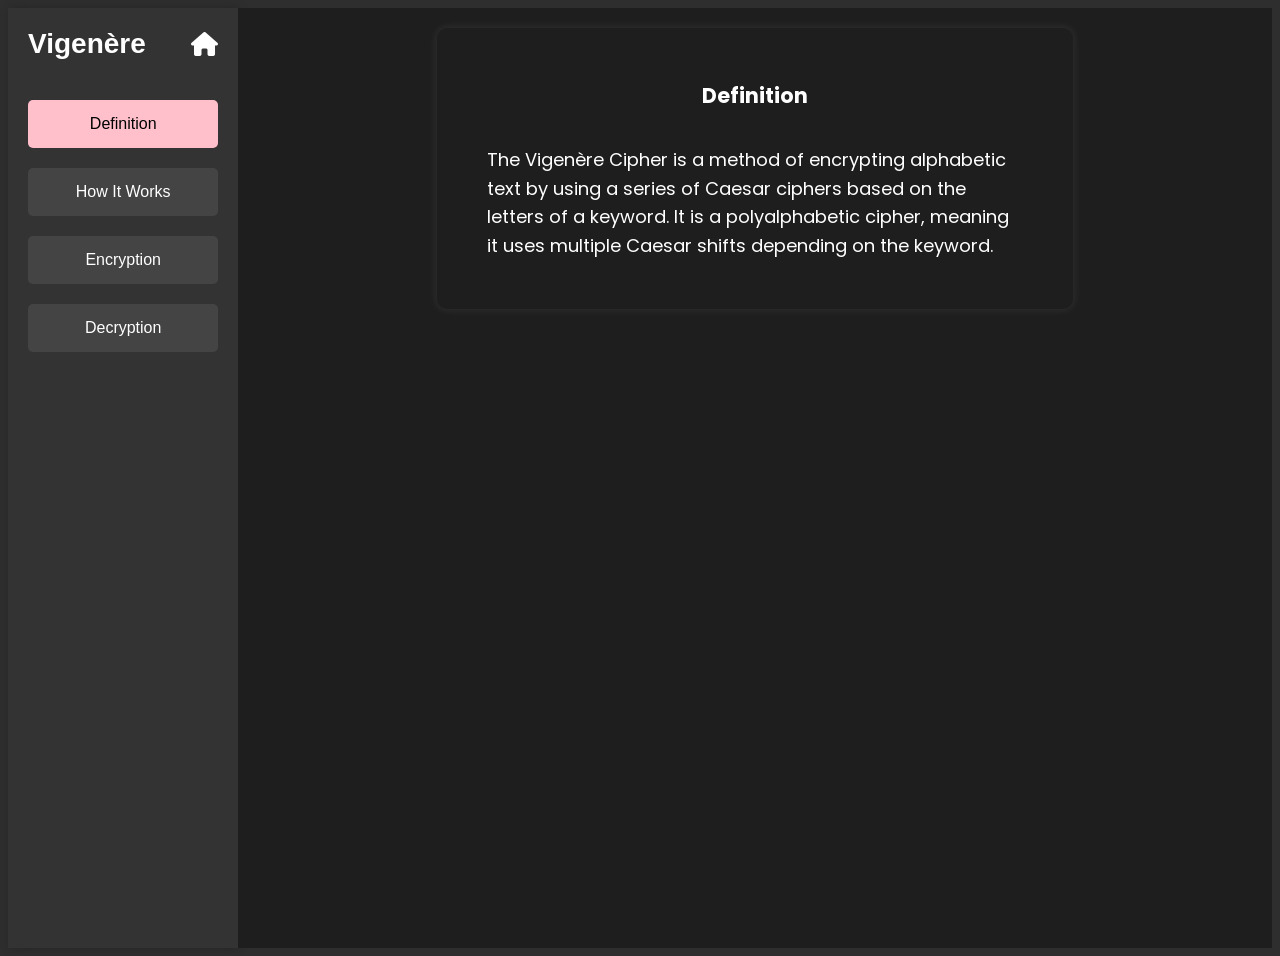
<file: pages/vigenere.html>
<!DOCTYPE html>
<html lang="en">

<head>
    <meta charset="UTF-8">
    <meta name="viewport" content="width=device-width, initial-scale=1.0">
    <title>Vigenère Cipher Runner</title>
    <link href="https://fonts.googleapis.com/css2?family=Poppins:wght@300;400;700&display=swap" rel="stylesheet">
    <link rel="stylesheet" href="https://cdnjs.cloudflare.com/ajax/libs/font-awesome/6.0.0-beta3/css/all.min.css">
    <link rel="stylesheet" type="text/css" href="css/style.css">


</head>

<body>

    <div class="sidebar">
        <div class="logo-container">
            <h2>Vigenère</h2>
            <a href="index.html">
                <i class="fas fa-home logo"></i>
            </a>
        </div>

        <button onclick="showSlide('definition')" class="active">Definition</button>
        <button onclick="showSlide('howToWork')">How It Works</button>
        <button onclick="showSlide('cryptage')">Encryption</button>
        <button onclick="showSlide('decryptage')">Decryption</button>
    </div>

    <div class="mobile-menu-btn" onclick="toggleSidebar()">
        <i class="fas fa-bars"></i>
    </div>
    <div class="sidebar-overlay" onclick="toggleSidebar()"></div>

    <div class="content">
        <div class="container">
            <div id="definition" class="slide active-slide">
                <div class="centered-content">
                    <h3>Definition</h3>
                    <p>The Vigenère Cipher is a method of encrypting alphabetic text by using a series of Caesar ciphers
                        based on the letters of a keyword. It is a polyalphabetic cipher, meaning it uses multiple
                        Caesar shifts depending on the keyword.
                    </p>

                </div>
            </div>

            <div id="howToWork" class="slide">
                <div class="centered-content">
                    <h3>How the Vigenère Cipher Works</h3>
                    <p>The Vigenère Cipher is a <b>polyalphabetic substitution cipher</b> named after Blaise de
                        Vigenère.
                        It uses multiple Caesar ciphers based on a keyword, making it much stronger than simple
                        substitution ciphers.</p>

                    <h4>Components of the Vigenère Cipher</h4>
                    <ul>
                        <li><b>Alphabet Table (Vigenère Square)</b> – A 26×26 grid of shifted alphabets.</li>
                        <li><b>Key</b> – A word or phrase used to determine how much each letter in the plaintext is
                            shifted.</li>
                        <li><b>Plaintext</b> – The original message to be encrypted.</li>
                        <li><b>Ciphertext</b> – The encrypted message.</li>
                    </ul>

                    <h4>Encryption Process</h4>
                    <ol>
                        <li><b>Repeat the Key:</b> Repeat the key so it matches the length of the plaintext.</li>
                        <li><b>Shift Letters:</b> For each letter in the plaintext:
                            <ul>
                                <li>Find its position in the alphabet (A=0 to Z=25).</li>
                                <li>Find the position of the matching key letter.</li>
                                <li>Add both positions and take the result modulo 26 to get the encrypted letter.</li>
                            </ul>
                        </li>
                    </ol>

                    <h4>Decryption Process</h4>
                    <ol>
                        <li><b>Repeat the Key:</b> Repeat the key to match the length of the ciphertext.</li>
                        <li><b>Reverse the Shift:</b> For each letter in the ciphertext:
                            <ul>
                                <li>Find its position and the key letter’s position.</li>
                                <li>Subtract the key position from the ciphertext position, add 26, then modulo 26.</li>
                                <li>Convert back to a letter to get the original plaintext.</li>
                            </ul>
                        </li>
                    </ol>

                    <h4>Example</h4>
                    <p><b>Plaintext:</b> HELLO<br>
                        <b>Key:</b> KEYKE<br>
                        <b>Result:</b> RIJVS
                    </p>

                    <table border="1"
                        style="width: 80%; text-align: center; background: #252526; color: white; border-collapse: collapse; margin-top: 10px;">
                        <tr style="background: #007acc;">
                            <th>Plaintext Letter</th>
                            <th>Key Letter</th>
                            <th>Ciphertext Letter</th>
                        </tr>
                        <tr>
                            <td>H</td>
                            <td>K</td>
                            <td>R</td>
                        </tr>
                        <tr>
                            <td>E</td>
                            <td>E</td>
                            <td>I</td>
                        </tr>
                        <tr>
                            <td>L</td>
                            <td>Y</td>
                            <td>J</td>
                        </tr>
                        <tr>
                            <td>L</td>
                            <td>K</td>
                            <td>V</td>
                        </tr>
                        <tr>
                            <td>O</td>
                            <td>E</td>
                            <td>S</td>
                        </tr>
                    </table>

                    <h4>Weaknesses of the Vigenère Cipher</h4>
                    <ul>
                        <li>Repetition of the key can make it vulnerable to frequency analysis.</li>
                        <li>Not secure against modern cryptanalysis if the key is short or reused.</li>
                        <li>Modern encryption (like AES) is much stronger and more secure.</li>
                    </ul>

                    <h4>Why It Matters</h4>
                    <p>The Vigenère Cipher was the first <b>polyalphabetic cipher</b> to resist frequency analysis.
                        It played a key role in the history of cryptography and helped lead to modern encryption
                        methods.</p>
                </div>
            </div>

            <div id="cryptage" class="slide">
                <h3>Vigenère Cipher Encryption</h3>
                <input type="hidden" id="algorithmName" value="Vigenère"> 
                <textarea readonly rows="10">
#include <stdio.h>
#include <string.h>
#include <ctype.h>
                        
void encryptVigenere(char *plaintext, char *key, char *ciphertext) {
    int i, j = 0;
    int textLen = strlen(plaintext);
    int keyLen = strlen(key);
                        
    for (i = 0; i < textLen; i++) {
        if (isalpha(plaintext[i])) {
            char base = isupper(plaintext[i]) ? 'A' : 'a'; 
            char keyChar = tolower(key[j % keyLen]) - 'a'; 
            ciphertext[i] = ((tolower(plaintext[i]) - 'a' + keyChar) % 26) + base;
            j++; 
        } else {
            ciphertext[i] = plaintext[i]; 
        }
    }
    ciphertext[i] = '\0'; 
}
                        
int main() {
    char plaintext[100];
    char key[100];
    char ciphertext[100];
                        
    printf("Enter the plaintext: ");
    fgets(plaintext, sizeof(plaintext), stdin);
    plaintext[strcspn(plaintext, "\n")] = 0; 
                        
    printf("Enter the key: ");
    fgets(key, sizeof(key), stdin);
    key[strcspn(key, "\n")] = 0;
                        
    encryptVigenere(plaintext, key, ciphertext);
                        
    printf("Encrypted text: %s\n", ciphertext);
                        
    return 0;
}
                        
                        
                </textarea>
                <br>
                <input type="hidden" id="algorithmName" value="vigenère">
                <label for="key">Enter Key:</label>
                <input type="text" id="key" placeholder="Enter key...">
                <label for="message">Enter Message:</label>
                <textarea id="message" rows="4" placeholder="Enter your message..."></textarea>
                <button onclick="runCipher()">Run</button>
                <h2 id="outputTitle">Output:</h2>
                <pre id="output"></pre>
            </div>
            <div id="decryptage" class="slide">
                <h3>Vigenère Cipher Decryption</h3>
                <textarea readonly rows="10">
#include <stdio.h>
#include <string.h>
#include <ctype.h>
                        
void decryptVigenere(char *ciphertext, char *key, char *plaintext) {
    int i, j = 0;
    int textLen = strlen(ciphertext);
    int keyLen = strlen(key);
                        
    for (i = 0; i < textLen; i++) {
        if (isalpha(ciphertext[i])) {
            char base = isupper(ciphertext[i]) ? 'A' : 'a';
            char keyChar = tolower(key[j % keyLen]) - 'a';
            plaintext[i] = ((tolower(ciphertext[i]) - 'a' - keyChar + 26) % 26) + base;
            j++;
        } else {
            plaintext[i] = ciphertext[i]; 
        }
    }
    plaintext[i] = '\0'; 
}
                        
int main() {
    char ciphertext[1000];
    char key[100];
    char plaintext[1000];
                        
    printf("Enter the ciphertext: ");
    fgets(ciphertext, sizeof(ciphertext), stdin);
    ciphertext[strcspn(ciphertext, "\n")] = 0; 
                        
    printf("Enter the key: ");
    fgets(key, sizeof(key), stdin);
    key[strcspn(key, "\n")] = 0;
                        
    decryptVigenere(ciphertext, key, plaintext);
                        
    printf("Decrypted text: %s\n", plaintext);
                        
    return 0;
}
                                                   
                </textarea>
                <br>
                <label for="keyDecryption">Enter Key:</label>
                <input type="text" id="keyDecryption" placeholder="Enter key...">
                <label for="messageDecryption">Enter Message:</label>
                <textarea id="messageDecryption" rows="4" placeholder="Enter your message..."></textarea>
                <button onclick="runDecryption()">Run</button>
                <h2 id="outputTitle">Output:</h2>
                <pre id="outputDecryption"></pre>
            </div>



        </div>
    </div>


    <script>

        function showSlide(slideId, fromLoad = false) {
            const slides = document.querySelectorAll('.slide');
            slides.forEach(slide => slide.classList.remove('active-slide'));

            document.getElementById(slideId).classList.add('active-slide');

            if (!fromLoad) {
                sessionStorage.setItem('selectedSlide', slideId);
            }

            updateSidebarButtons(slideId);
        }

        function updateSidebarButtons(activeSlide) {
            const buttons = document.querySelectorAll('.sidebar button');
            buttons.forEach(button => button.classList.remove('active'));
            const activeButton = document.querySelector(`[onclick="showSlide('${activeSlide}')"]`);
            if (activeButton) {
                activeButton.classList.add('active');
            }
        }

        window.onload = function () {
            const currentPage = document.title;
            const lastPage = localStorage.getItem('lastPage');

            if (lastPage !== currentPage) {
                sessionStorage.removeItem('selectedSlide');
                localStorage.setItem('lastPage', currentPage);
            }

            const savedSlide = sessionStorage.getItem('selectedSlide') || 'definition';
            showSlide(savedSlide, true); 
        };

        window.addEventListener('beforeunload', function () {
            const navigationType = performance.getEntriesByType("navigation")[0].type;
            if (navigationType === "navigate" || navigationType === "reload") {
                return;
            }
            sessionStorage.removeItem('selectedSlide');
        });


        function showSlide(slideId) {
            const slides = document.querySelectorAll('.slide');
            slides.forEach(slide => slide.classList.remove('active-slide'));

            document.getElementById(slideId).classList.add('active-slide');
            sessionStorage.setItem('selectedSlide', slideId);

            updateSidebarButtons(slideId);
        }
        function runCipher() {
            const key = document.getElementById("key").value.trim();
            const message = document.getElementById("message").value.trim();
            const algorithm = document.getElementById("algorithmName").value;

            if (!key || !message) {
                document.getElementById("output").textContent = "Please enter both key and message";
                return;
            }

            if (!/^[a-zA-Z]+$/.test(key)) {
                document.getElementById("output").textContent = "Key must contain only letters";
                return;
            }

            fetch("/run", {
                method: "POST",
                headers: { "Content-Type": "application/json" },
                body: JSON.stringify({
                    algorithm: "Vigenere",
                    key: key,
                    message: message
                })
            })
                .then(response => response.text())
                .then(data => document.getElementById("output").textContent = data)
                .catch(error => {
                    console.error("Error:", error);
                    document.getElementById("output").textContent = "Error: " + error.message;
                });
        }

        function runDecryption() {
            const key = document.getElementById("keyDecryption").value.trim();
            const message = document.getElementById("messageDecryption").value.trim();
            const algorithm = document.getElementById("algorithmName").value;

            if (!key || !message) {
                document.getElementById("outputDecryption").textContent = "Please enter both key and message";
                return;
            }

            if (!/^[a-zA-Z]+$/.test(key)) {
                document.getElementById("outputDecryption").textContent = "Key must contain only letters";
                return;
            }

            fetch("/runDecryption", {
                method: "POST",
                headers: { "Content-Type": "application/json" },
                body: JSON.stringify({
                    algorithm: "Vigenere",
                    key: key,
                    message: message
                })
            })
                .then(response => response.text())
                .then(data => document.getElementById("outputDecryption").textContent = data)
                .catch(error => {
                    console.error("Error:", error);
                    document.getElementById("outputDecryption").textContent = "Error: " + error.message;
                });
        }
        
        function toggleSidebar() {
            const sidebar = document.querySelector('.sidebar');
            const overlay = document.querySelector('.sidebar-overlay');

            const isActive = sidebar.classList.contains('active');

            if (isActive) {
                sidebar.classList.remove('active');
                overlay.classList.remove('active');
            } else {
                sidebar.classList.add('active');
                overlay.classList.add('active');
            }
        }
        document.addEventListener('click', function (event) {
            const sidebar = document.querySelector('.sidebar');
            const overlay = document.querySelector('.sidebar-overlay');
            const button = document.querySelector('.mobile-menu-btn');

            const clickedInsideSidebar = sidebar.contains(event.target);
            const clickedButton = button.contains(event.target);

            if (window.innerWidth <= 768 && !clickedInsideSidebar && !clickedButton) {
                sidebar.classList.remove('active');
                overlay.classList.remove('active');
            }
        });
        const sidebarButtons = document.querySelectorAll('.sidebar button');
        sidebarButtons.forEach(btn => {
            btn.addEventListener('click', () => {
                if (window.innerWidth <= 768) {
                    document.querySelector('.sidebar').classList.remove('active');
                    document.querySelector('.sidebar-overlay').classList.remove('active');
                }
            });
        });


    </script>
</body>

</html>
</file>
<file: pages/css/ind.css>
body {
    font-family: Arial, sans-serif;
    text-align: center;
    background-color: #1e1e1e;
    color: white;
    padding: 20px;
}

.navbar {
    display: flex;
    justify-content: space-between;
    align-items: center;
    background-color: #333;
    padding: 10px;
}

.navbar h1 {
    margin-left: 20px;
    font-size: 24px;
}

.download-link {
    display: inline-block;
    background-color: rgb(196, 182, 182);
    color: black;
    padding: 10px 15px;
    border-radius: 8px;
    text-decoration: none;
    transition: background-color 0.3s ease;
    margin-top: 10px;
}

.download-link:hover {
    background-color: pink;
}

.search-bar {
    display: flex;
    align-items: center;
}

.search-bar input {
    padding: 10px;
    margin-left: 20px;
    margin-right: 10px;
    background-color: #333;
    color: pink;
    border: 1px solid #555;
    border-radius: 5px;
    width: 250px;
}

.search-bar input:focus {
    border: 2px solid pink;
    outline: none;
}

.search-bar button {
    padding: 10px 20px;
    background-color: pink;
    color: black;
    border: none;
    border-radius: 5px;
    cursor: pointer;
}

.search-bar button:hover {
    background-color: pink;
}

textarea,
input,
select {
    width: 80%;
    padding: 10px;
    margin: 10px;
    background-color: #333;
    color: white;
    border: 1px solid #555;
    border-radius: 5px;
}

button {
    padding: 10px 20px;
    background-color: pink;
    color: white;
    border: none;
    border-radius: 5px;
    cursor: pointer;
}

button:hover {
    background-color: pink;
}

pre {
    background-color: #282828;
    padding: 10px;
    border-radius: 5px;
    white-space: pre-wrap;
    word-wrap: break-word;
}

@media (max-width: 600px) {
    body {
        padding: 10px;
    }

    .search-bar input {
        width: 160px;
        padding: 6px;
        font-size: 14px;
    }

    .search-bar button {
        padding: 6px 12px;
        font-size: 14px;
    }

    .search-bar {
        flex-direction: row;
        align-items: center;
        gap: 5px;
        width: 100%;
        margin-left: 10px;
    }

    select {
        width: 90%;
        padding: 10px;
        font-size: 15px;
        border-radius: 5px;
        background-color: #333;
        color: white;
        border: 1px solid #555;
        margin: 10px auto;
    }

    h1 {
        font-size: 20px;
    }

    .navbar h1 {
        font-size: 18px;
        margin-left: 10px;
    }

    .navbar {
        flex-direction: column;
        align-items: flex-start;
        gap: 10px;
    }
}
</file>
<file: pages/css/style.css>
body {
    font-family: Arial, sans-serif;
    background-color: #2e2e2e;
    color: white;
    display: flex;
}

.sidebar {
    width: 200px;
    background-color: #333;
    padding: 20px;
    height: 100vh;
    color: white;
    box-shadow: 2px 0px 10px rgba(0, 0, 0, 0.2);
}

.sidebar button {
    width: 100%;
    background-color: #444;
    padding: 15px;
    margin: 10px 0;
    border: none;
    color: white;
    font-size: 16px;
    cursor: pointer;
    border-radius: 5px;
}

.sidebar button:hover {
    background-color: #555;
}

.sidebar button.active {
    background-color: pink;
    color: black;
}


.content {
    width: calc(100% - 220px);
    padding: 20px;
    background-color: #1e1e1e;
}

.container {
    width: 60%;
    margin: auto;
    background: #1e1e1e;
    padding: 20px;
    border-radius: 10px;
    box-shadow: 0 0 10px rgba(255, 255, 255, 0.1);
}

.slide {
    display: none;
}

.active-slide {
    display: block;
}

.centered-content {
    display: flex;
    font-family: 'Poppins', sans-serif;
    font-size: 18px;
    line-height: 1.6;
    flex-direction: column;
    justify-content: center;
    align-items: center;
    color: white;
    height: 70vh;
    margin-top: 50px;
}

.definition-image {
    width: 60%;
    max-width: 500px;
    border-radius: 10px;
    margin-top: 20px;
    box-shadow: 0 4px 8px rgba(255, 255, 255, 0.2);
}

#howToWork {
    padding: 20px;
    box-sizing: border-box;
    overflow-y: auto;
    margin-top: 10px;
}

.centered-content {
    max-width: 90%;
    margin: auto;
    padding: 10px;
    overflow-wrap: break-word;
    height: auto;
    text-align: left !important;
}

h3,
h4 {
    text-align: center !important;
    margin-bottom: 15px;
}

#howToWork p,
#howToWork ul {
    text-align: left !important;
    line-height: 1.8;
    margin-bottom: 15px;
    padding-left: 0.5px;
}

#howToWork ul {
    list-style-type: square;
    padding-left: 30px;
}

table {
    width: 80%;
    margin: 20px auto;
    border-collapse: collapse;
}

table,
th,
td {
    border: 1px solid #555;
    padding: 8px;
}

th {
    background-color: #007acc;
    color: white;
    text-align: center;
}

td {
    text-align: left;
    color: white;
}

.definition-image {
    width: 60%;
    max-width: 500px;
    border-radius: 10px;
    margin-top: 20px;
    box-shadow: 0 4px 8px rgba(255, 255, 255, 0.2);
}

textarea,
input {
    width: 100%;
    padding: 10px;
    margin: 10px 0;
    background: #252526;
    color: #dcdcdc;
    border: none;
    border-radius: 5px;
    font-family: monospace;
}

button {
    background: #007acc;
    color: white;
    border: none;
    padding: 10px 20px;
    cursor: pointer;
    font-size: 16px;
    margin-top: 10px;
    border-radius: 5px;
}

button:hover {
    background: #005a9e;
}

#outputTitle {
    margin-top: 15px;
}


pre {
    background: black;
    color: #00ff00;
    padding: 10px;
    border-radius: 5px;
    text-align: left;
    height: 150px;
    overflow-y: auto;
}

.logo-container {
    display: flex;
    justify-content: space-between;
    align-items: center;
    margin-bottom: 30px;
}

.logo {
    font-size: 24px;
    color: white;
    cursor: pointer;
}

h2 {
    margin: 0;
    font-size: 28px;
    display: inline-block;
}

@media (min-width: 769px) {
    .mobile-menu-btn {
        display: none;
    }
}

@media (max-width: 768px) {
    body {
        flex-direction: column;
    }

    .sidebar {
        position: fixed;
        left: -220px;
        top: 0;
        width: 200px;
        height: 100%;
        background-color: #333;
        z-index: 999;
        transition: left 0.3s ease;
    }

    .sidebar.active {
        left: 0;
    }

    .mobile-menu-btn {
        position: fixed;
        display: block;
        top: 20px;
        right: 20px;
        background-color: pink;
        color: white;
        padding: 10px 14px;
        border-radius: 5px;
        cursor: pointer;
        z-index: 1000;
        font-size: 22px;
        box-shadow: 0 2px 6px rgba(0, 0, 0, 0.2);
        transition: background-color 0.3s ease;
    }

    .sidebar-overlay {
        display: none;
        position: fixed;
        top: 0;
        left: 0;
        width: 100vw;
        height: 100vh;
        background: rgba(0, 0, 0, 0.5);
        z-index: 998;
    }

    .sidebar-overlay.active {
        display: block;
    }

    .content {
        width: 100%;
        padding: 10px;
    }

    .container {
        width: 95%;
        padding: 15px;
    }
}
</file>
